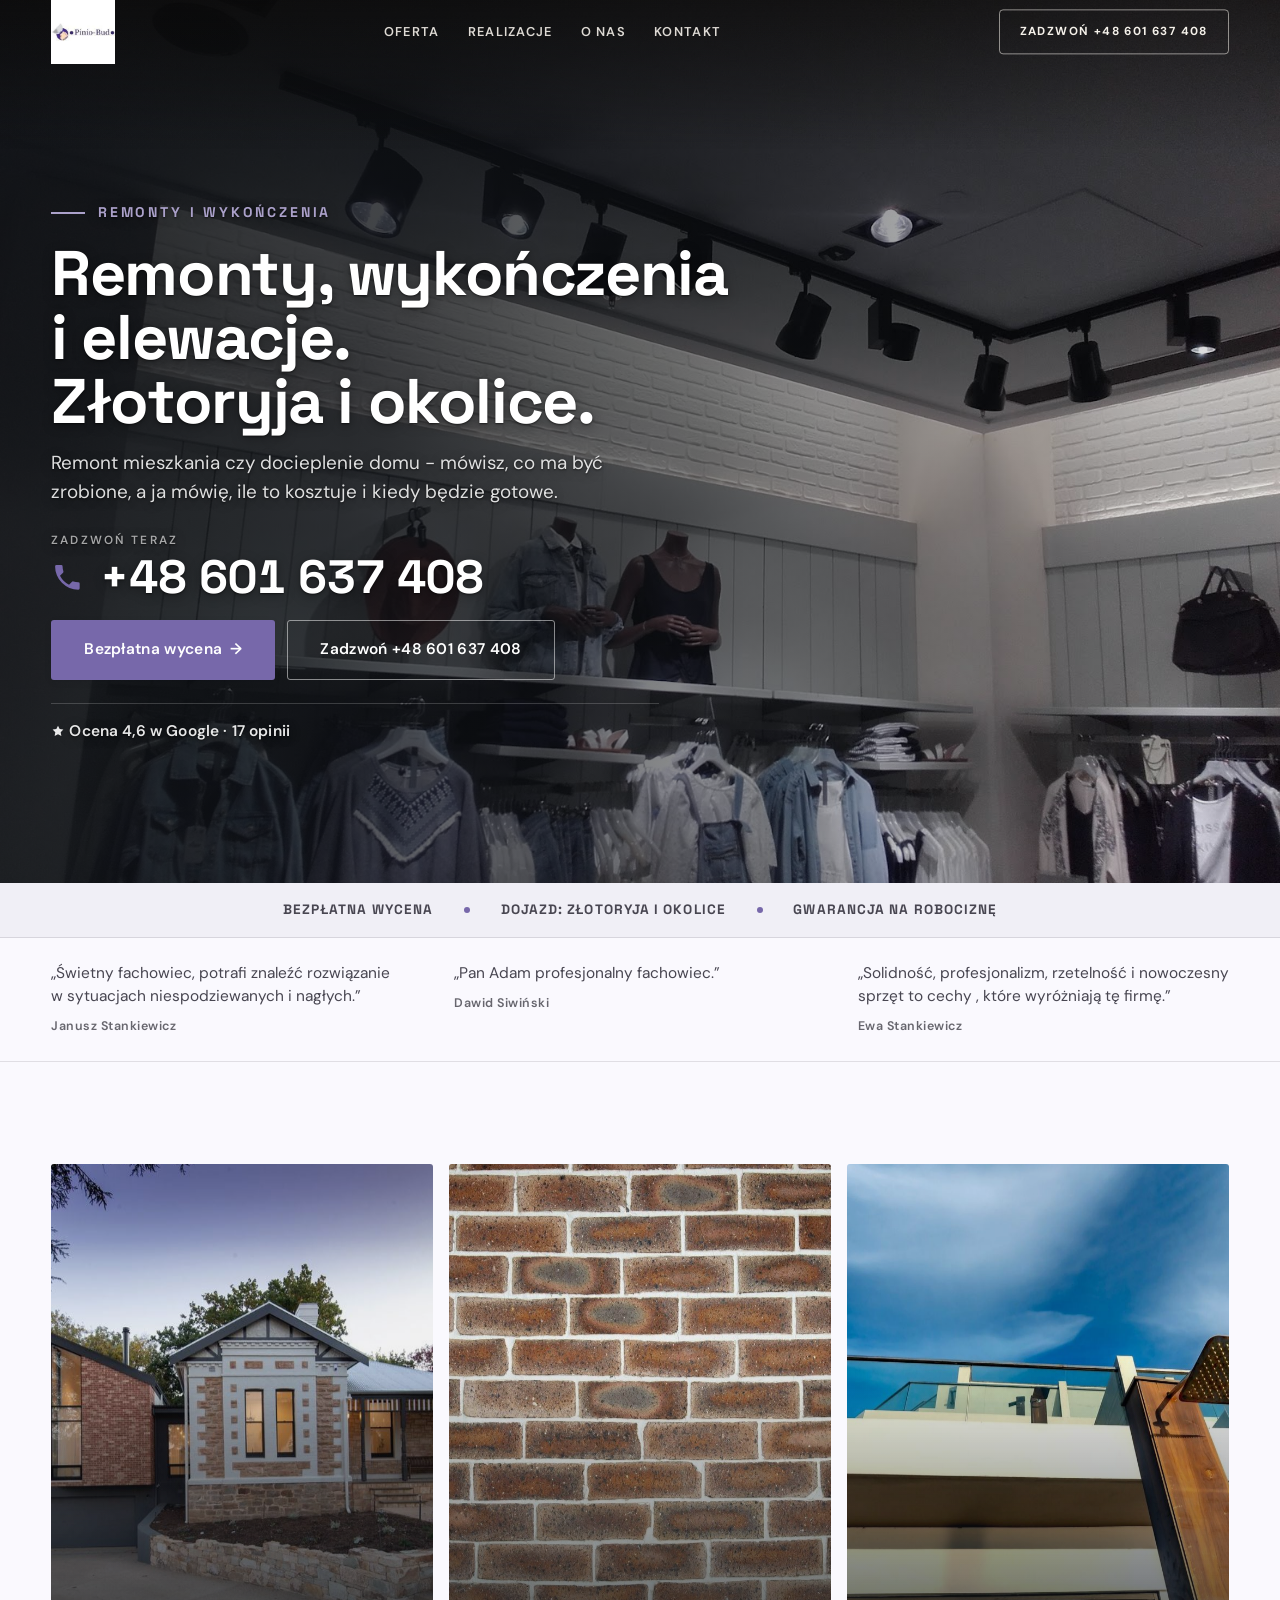
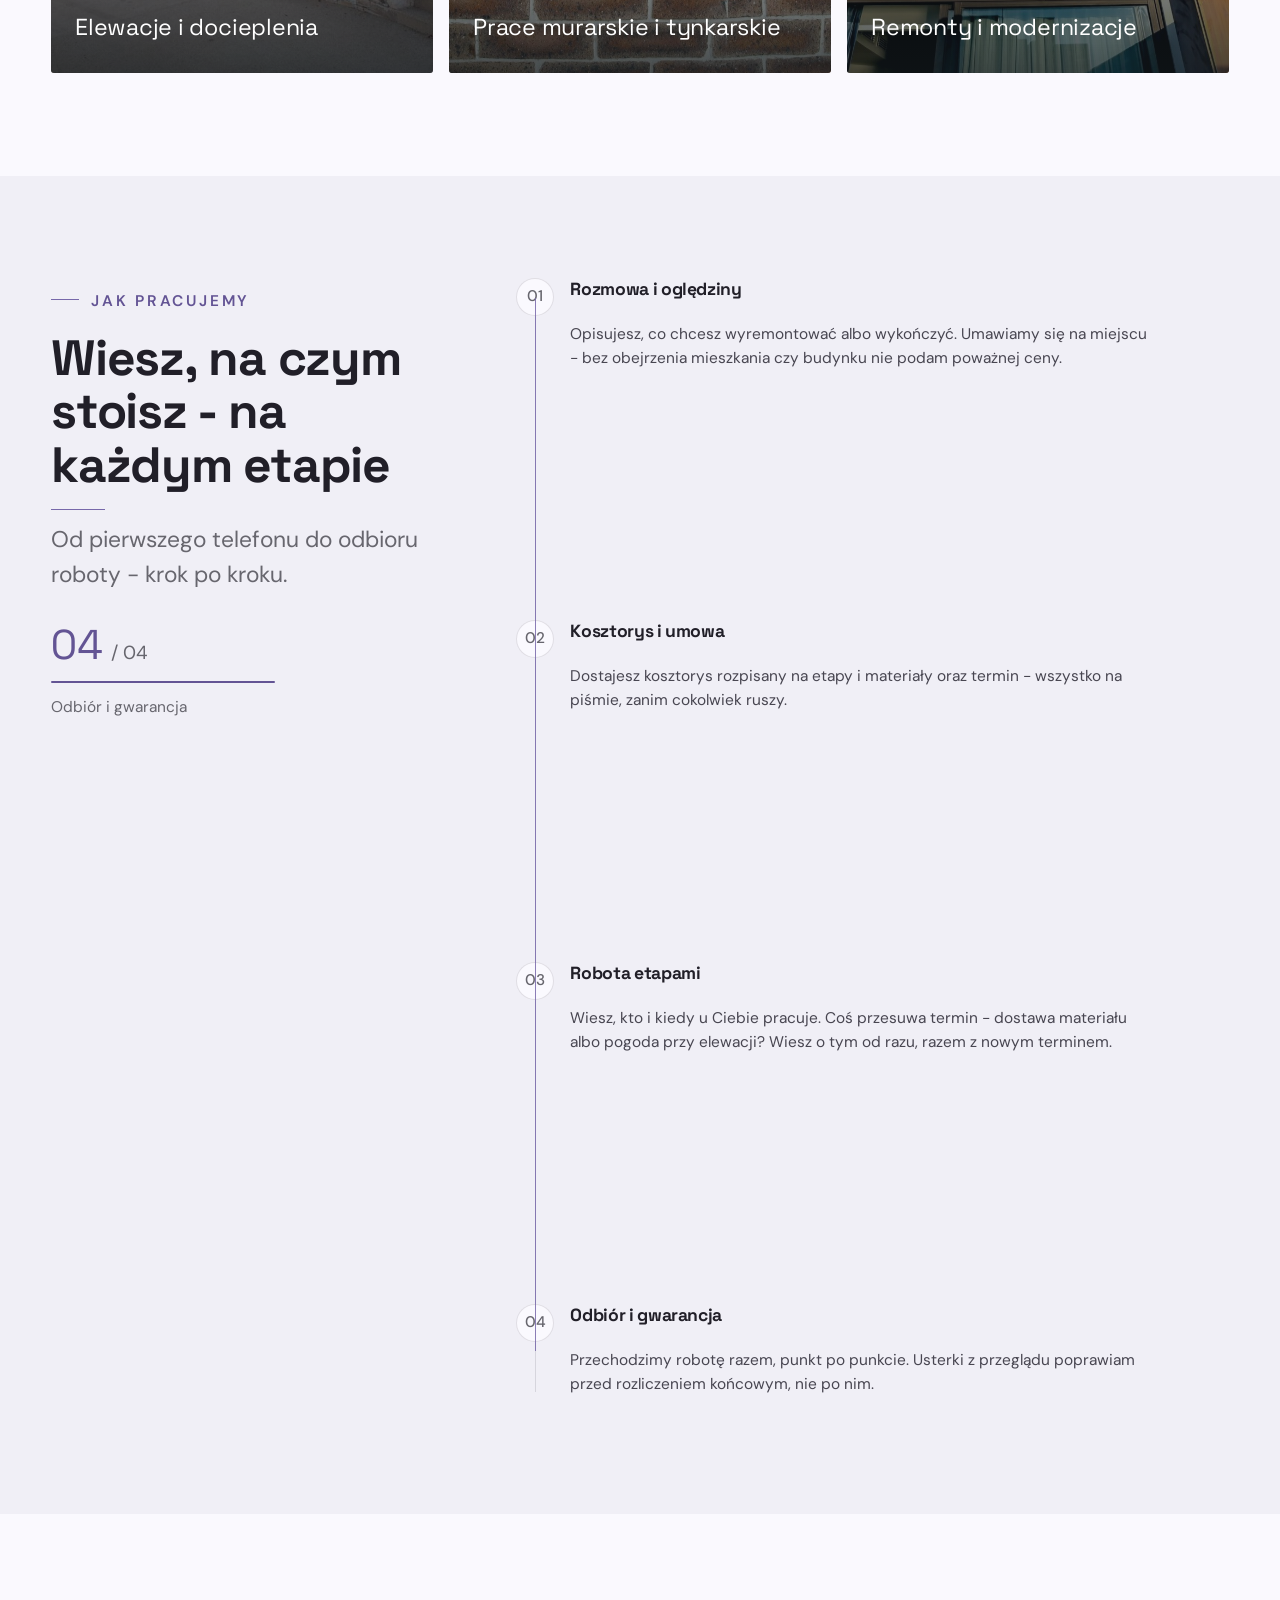
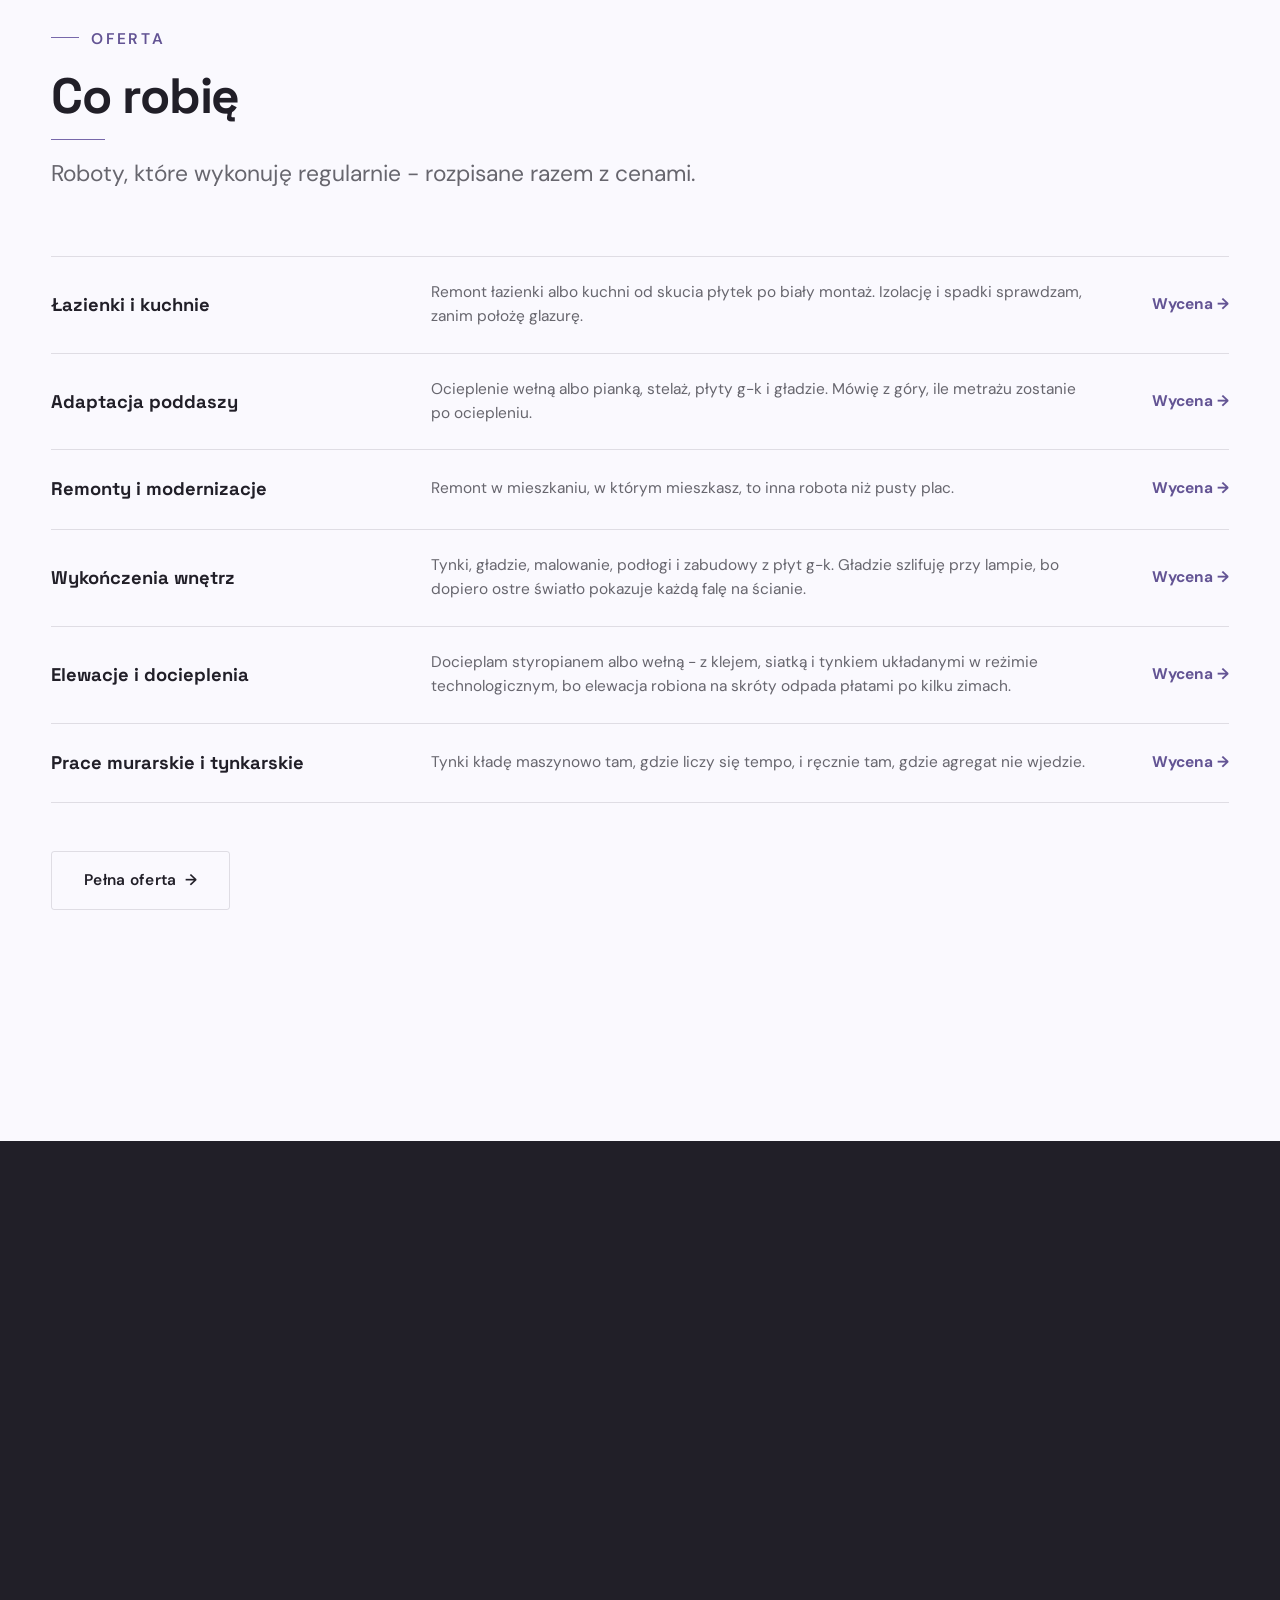
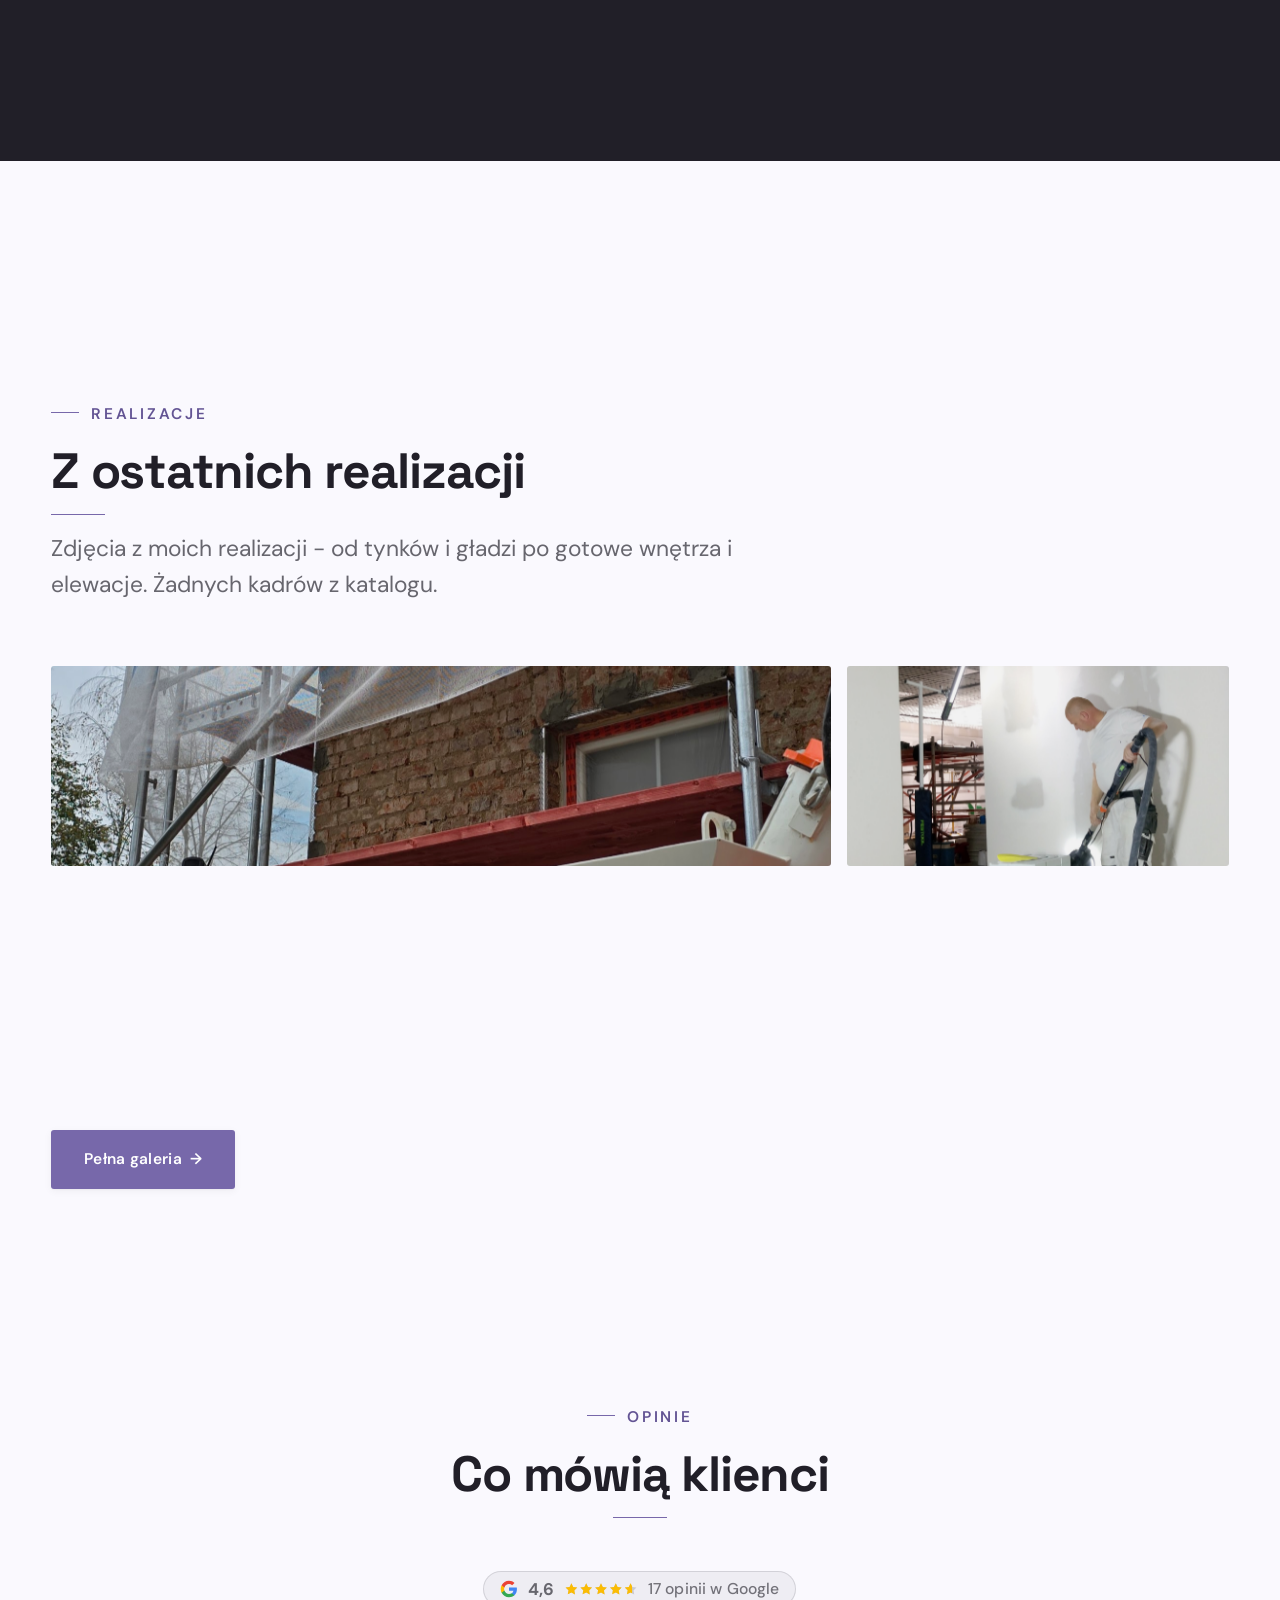
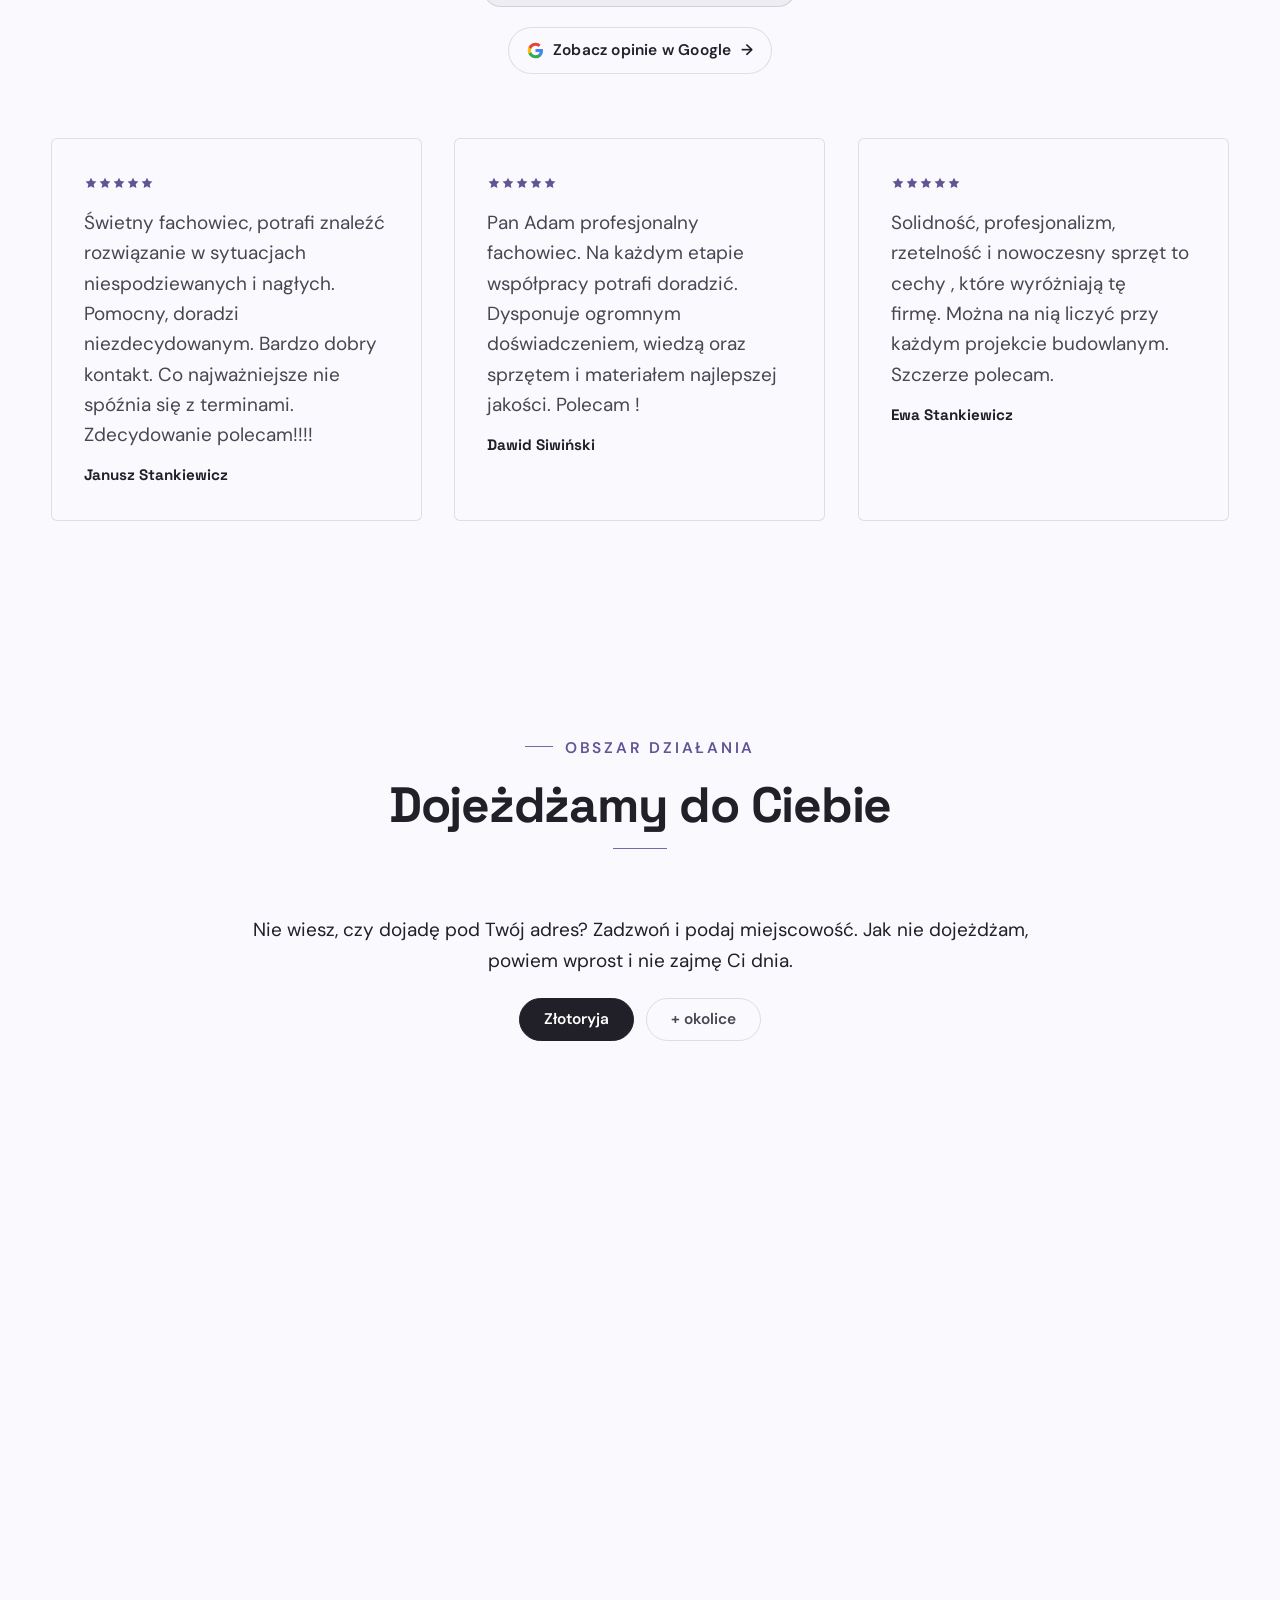
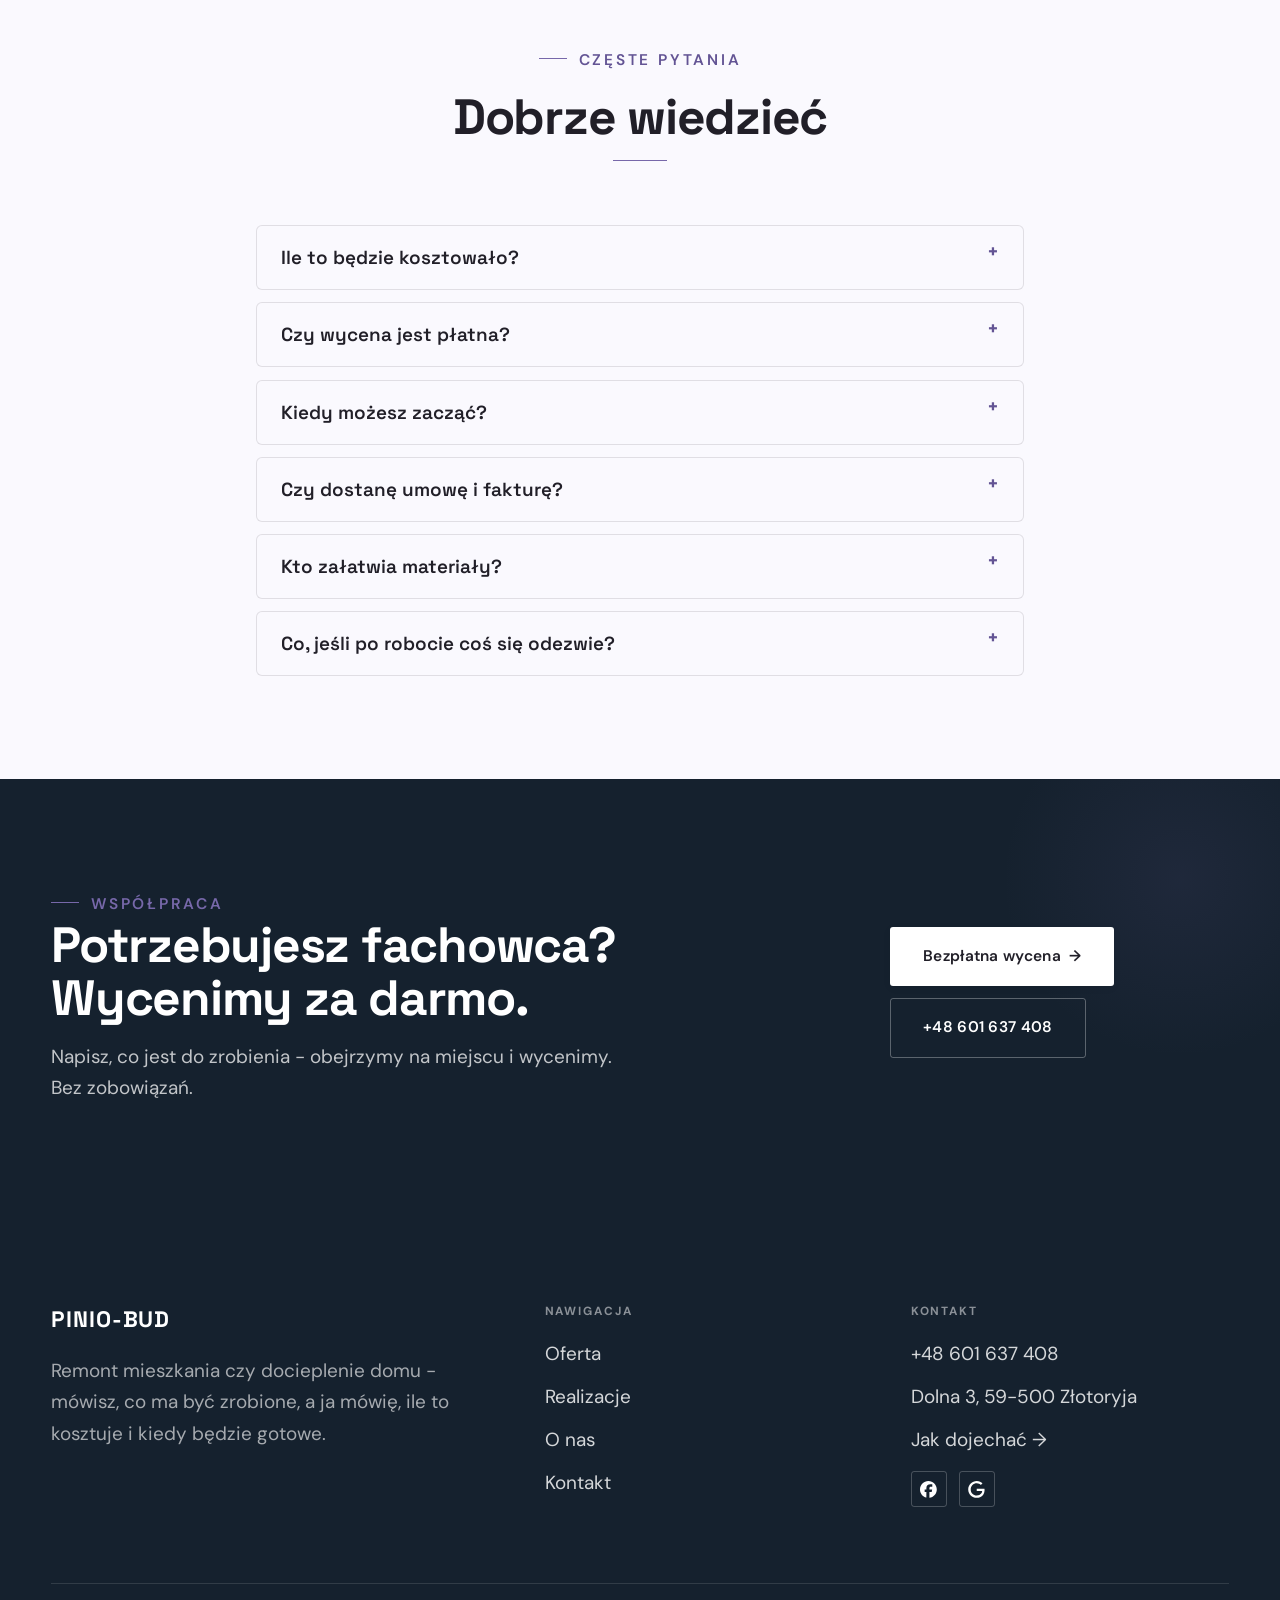
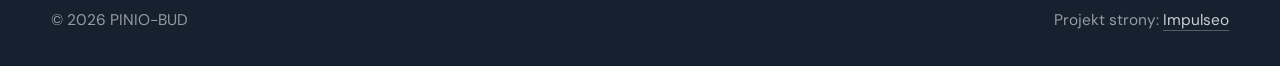
<file: index.html>
<!DOCTYPE html>
<html lang="pl">
<head>
<meta charset="UTF-8">
<meta name="viewport" content="width=device-width, initial-scale=1.0">
<title>PINIO-BUD - remonty i wykończenia wnętrz</title>
<meta name="description" content="Remonty i wykończenia wnętrz w Złotoryi: elewacje i docieplenia, tynki maszynowe, gładzie, łazienki, adaptacje poddaszy. Kosztorys i termin na piśmie przed robotą. Zadzwoń: +48 601 637 408.">
<link rel="canonical" href="https://impulseo-pl.github.io/pinio-bud-adam-kot/">
<meta name="robots" content="noindex, nofollow">
<meta property="og:type" content="website">
<meta property="og:locale" content="pl_PL">
<meta property="og:site_name" content="PINIO-BUD">
<meta property="og:title" content="PINIO-BUD - remonty i wykończenia wnętrz">
<meta property="og:description" content="Remonty i wykończenia wnętrz w Złotoryi: elewacje i docieplenia, tynki maszynowe, gładzie, łazienki, adaptacje poddaszy. Kosztorys i termin na piśmie przed robotą. Zadzwoń: +48 601 637 408.">
<meta property="og:url" content="https://impulseo-pl.github.io/pinio-bud-adam-kot/">
<meta property="og:image" content="https://impulseo-pl.github.io/pinio-bud-adam-kot/img/og.jpg">
<meta property="og:image:width" content="1200">
<meta property="og:image:height" content="630">
<meta name="twitter:card" content="summary_large_image">
<script type="application/ld+json">{"@context": "https://schema.org", "@type": "GeneralContractor", "name": "PINIO-BUD", "url": "https://impulseo-pl.github.io/pinio-bud-adam-kot/", "telephone": "+48601637408", "image": "https://impulseo-pl.github.io/pinio-bud-adam-kot/img/og.jpg", "areaServed": "Złotoryja", "sameAs": ["https://maps.google.com/?cid=5532867055396757612&g_mp=Cidnb29nbGUubWFwcy5wbGFjZXMudjEuUGxhY2VzLlNlYXJjaFRleHQQAhgEIAA", "https://www.facebook.com/adam.kot.remonty/?locale=pl_PL"]}</script>
<link rel="preconnect" href="https://fonts.googleapis.com">
<link rel="preconnect" href="https://fonts.gstatic.com" crossorigin>
<link href="https://fonts.googleapis.com/css2?family=Space+Grotesk:wght@500;600;700&family=DM+Sans:opsz,wght@9..40,400;9..40,500;9..40,600&display=swap" rel="stylesheet">
<link rel="stylesheet" href="assets/styles.css?v=23a994a8">
</head>
<body>

<header class="nav">
  <div class="wrap nav-inner">
    <a class="brand brand-has-logo" href="index.html"><img class="brand-logo" src="img/logo.jpg" alt="PINIO-BUD" width="200" height="200" decoding="async"></a>
    <nav class="nav-links">
      <a href="oferta.html">Oferta</a>
      <a href="realizacje.html">Realizacje</a>
      <a href="o-nas.html">O nas</a>
      <a href="kontakt.html">Kontakt</a>
      <a href="tel:+48601637408" class="btn btn-accent">Zadzwoń +48 601 637 408</a>
    </nav>
    <button class="nav-toggle" aria-label="Menu"><span></span><span></span><span></span></button>
  </div>
</header>

<main>
<section class="hero-fach">
  <img class="hf-photo" src="img/hero.jpg" fetchpriority="high" data-rotate="img/g4.jpg|img/g5.jpg" alt="PINIO-BUD" width="1880" height="1253">
  <div class="hf-panel">
    <div class="hf-inner">
      <span class="hf-kicker">Remonty i wykończenia</span>
      <h1 class="hf-title">Remonty, wykończenia i elewacje. Złotoryja i okolice. <em></em></h1>
      <p class="hf-lead">Remont mieszkania czy docieplenie domu - mówisz, co ma być zrobione, a ja mówię, ile to kosztuje i kiedy będzie gotowe.</p>
      <a class="hf-phone" href="tel:+48601637408"><span class="hf-phone-lab">Zadzwoń teraz</span><span class="hf-phone-num"><svg class="ico-tel" width="16" height="16" viewBox="0 0 24 24" fill="none" aria-hidden="true"><path d="M6.6 10.8a15.5 15.5 0 0 0 6.6 6.6l2.2-2.2a1 1 0 0 1 1-.24 11.4 11.4 0 0 0 3.6.58 1 1 0 0 1 1 1V20a1 1 0 0 1-1 1A17 17 0 0 1 3 4a1 1 0 0 1 1-1h3.5a1 1 0 0 1 1 1c0 1.25.2 2.46.58 3.6a1 1 0 0 1-.25 1l-2.23 2.2Z" fill="currentColor"/></svg> +48 601 637 408</span></a>
      <div class="hf-actions">
        <a href="kontakt.html" class="btn btn-accent">Bezpłatna wycena <span class="arr">→</span></a>
        <a href="tel:+48601637408" class="btn btn-ghost hf-ghost">Zadzwoń +48 601 637 408</a>
      </div>
      <div class="hf-trust"><svg class="ico-star" width="14" height="14" viewBox="0 0 24 24" style="vertical-align:-2px" aria-hidden="true"><path d="M12 2.8l2.85 5.8 6.4.93-4.63 4.5 1.1 6.37L12 17.4l-5.72 3 1.1-6.37-4.63-4.5 6.4-.93L12 2.8Z" fill="currentColor"/></svg> Ocena 4,6 w Google · 17 opinii</div>
    </div>
  </div>
</section>
<section class="fach-promise">
  <div class="wrap">
    <ul class="fp-row reveal"><li>Bezpłatna wycena</li><li>Dojazd: Złotoryja i okolice</li><li>Gwarancja na robociznę</li></ul>
  </div>
</section>
<section class="opinie-mini" aria-label="Opinie klientów">
  <div class="wrap">
    <div class="om-row">
      <div class="om-item reveal"><blockquote>„Świetny fachowiec, potrafi znaleźć rozwiązanie w sytuacjach niespodziewanych i nagłych.”</blockquote><span class="om-autor">Janusz Stankiewicz</span></div>
      <div class="om-item reveal"><blockquote>„Pan Adam profesjonalny fachowiec.”</blockquote><span class="om-autor">Dawid Siwiński</span></div>
      <div class="om-item reveal"><blockquote>„Solidność, profesjonalizm, rzetelność i nowoczesny sprzęt to cechy , które wyróżniają tę firmę.”</blockquote><span class="om-autor">Ewa Stankiewicz</span></div>
    </div>
  </div>
</section>
<section class="gateways-band">
  <div class="wrap">
    <div class="gateways">
      <a href="oferta.html" class="gateway reveal"><img src="img/g7.jpg" alt="Elewacje i docieplenia" loading="lazy" width="1200" height="800" decoding="async"><span class="g-ttl">Elewacje i docieplenia</span></a>
      <a href="oferta.html" class="gateway reveal"><img src="img/g8.jpg" alt="Prace murarskie i tynkarskie" loading="lazy" width="1600" height="1066" decoding="async"><span class="g-ttl">Prace murarskie i tynkarskie</span></a>
      <a href="oferta.html" class="gateway reveal"><img src="img/g9.jpg" alt="Remonty i modernizacje" loading="lazy" width="1600" height="1066" decoding="async"><span class="g-ttl">Remonty i modernizacje</span></a>
    </div>
  </div>
</section>
<section class="proces proces-os fachowcy">
  <div class="wrap proc-grid">
    <div class="proc-side">
      <div class="head reveal">
        <span class="eyebrow">Jak pracujemy</span>
        <h2>Wiesz, na czym stoisz - na każdym etapie</h2>
        <p>Od pierwszego telefonu do odbioru roboty - krok po kroku.</p>
      </div>
      <div class="proc-count" aria-hidden="true"><span class="pc-cur">01</span><span class="pc-all">/ 04</span></div>
      <div class="proc-bar" aria-hidden="true"><i></i></div>
      <p class="proc-now" aria-hidden="true">Rozmowa i oględziny</p>
    </div>
    <ol class="proces-line">
      <li class="reveal"><span class="pno">01</span><h3>Rozmowa i oględziny</h3><p>Opisujesz, co chcesz wyremontować albo wykończyć. Umawiamy się na miejscu - bez obejrzenia mieszkania czy budynku nie podam poważnej ceny.</p></li>
      <li class="reveal"><span class="pno">02</span><h3>Kosztorys i umowa</h3><p>Dostajesz kosztorys rozpisany na etapy i materiały oraz termin - wszystko na piśmie, zanim cokolwiek ruszy.</p></li>
      <li class="reveal"><span class="pno">03</span><h3>Robota etapami</h3><p>Wiesz, kto i kiedy u Ciebie pracuje. Coś przesuwa termin - dostawa materiału albo pogoda przy elewacji? Wiesz o tym od razu, razem z nowym terminem.</p></li>
      <li class="reveal"><span class="pno">04</span><h3>Odbiór i gwarancja</h3><p>Przechodzimy robotę razem, punkt po punkcie. Usterki z przeglądu poprawiam przed rozliczeniem końcowym, nie po nim.</p></li>
    </ol>
  </div>
</section>
<section class="fach-uslugi">
  <div class="wrap">
    <div class="head reveal">
      <span class="eyebrow">Oferta</span>
      <h2>Co robię</h2>
      <p>Roboty, które wykonuję regularnie - rozpisane razem z cenami.</p>
    </div>
    <ul class="fu-list">
      <li class="fu-row reveal"><div class="fu-name">Łazienki i kuchnie</div><div class="fu-desc">Remont łazienki albo kuchni od skucia płytek po biały montaż. Izolację i spadki sprawdzam, zanim położę glazurę.</div><a class="fu-cta" href="kontakt.html">Wycena <span class="arr">→</span></a></li>
      <li class="fu-row reveal"><div class="fu-name">Adaptacja poddaszy</div><div class="fu-desc">Ocieplenie wełną albo pianką, stelaż, płyty g-k i gładzie. Mówię z góry, ile metrażu zostanie po ociepleniu.</div><a class="fu-cta" href="kontakt.html">Wycena <span class="arr">→</span></a></li>
      <li class="fu-row reveal"><div class="fu-name">Remonty i modernizacje</div><div class="fu-desc">Remont w mieszkaniu, w którym mieszkasz, to inna robota niż pusty plac.</div><a class="fu-cta" href="kontakt.html">Wycena <span class="arr">→</span></a></li>
      <li class="fu-row reveal"><div class="fu-name">Wykończenia wnętrz</div><div class="fu-desc">Tynki, gładzie, malowanie, podłogi i zabudowy z płyt g-k. Gładzie szlifuję przy lampie, bo dopiero ostre światło pokazuje każdą falę na ścianie.</div><a class="fu-cta" href="kontakt.html">Wycena <span class="arr">→</span></a></li>
      <li class="fu-row reveal"><div class="fu-name">Elewacje i docieplenia</div><div class="fu-desc">Docieplam styropianem albo wełną - z klejem, siatką i tynkiem układanymi w reżimie technologicznym, bo elewacja robiona na skróty odpada płatami po kilku zimach.</div><a class="fu-cta" href="kontakt.html">Wycena <span class="arr">→</span></a></li>
      <li class="fu-row reveal"><div class="fu-name">Prace murarskie i tynkarskie</div><div class="fu-desc">Tynki kładę maszynowo tam, gdzie liczy się tempo, i ręcznie tam, gdzie agregat nie wjedzie.</div><a class="fu-cta" href="kontakt.html">Wycena <span class="arr">→</span></a></li>
    </ul>
    <div style="margin-top:var(--space-7)" class="reveal"><a href="oferta.html" class="btn btn-ghost">Pełna oferta <span class="arr">→</span></a></div>
  </div>
</section>
<section class="stopklatka" aria-hidden="true">
  <div class="stk-bg" style="background-image:url(img/g10.jpg)"></div>
</section>
<section>
  <div class="wrap">
    <div class="head reveal">
      <span class="eyebrow">Realizacje</span>
      <h2>Z ostatnich realizacji</h2>
      <p>Zdjęcia z moich realizacji - od tynków i gładzi po gotowe wnętrza i elewacje. Żadnych kadrów z katalogu.</p>
    </div>
    <div class="gallery">
      <div class="tile t-two3 reveal"><img src="img/g1.jpg" alt="PINIO-BUD" loading="lazy" width="1600" height="3463" decoding="async"></div>
      <div class="tile t-third reveal"><img src="img/g2.jpg" alt="PINIO-BUD" loading="lazy" width="1600" height="2843" decoding="async"></div>
      <div class="tile t-third reveal"><img src="img/g3.jpg" alt="PINIO-BUD" loading="lazy" width="1500" height="2000" decoding="async"></div>
      <div class="tile t-third reveal"><img src="img/g6.jpg" alt="PINIO-BUD" loading="lazy" width="1600" height="1200" decoding="async"></div>
      <div class="tile t-third reveal"><img src="img/g11.jpg" alt="PINIO-BUD" loading="lazy" width="1600" height="1066" decoding="async"></div>
    </div>
    <div style="margin-top:var(--space-7)" class="reveal"><a href="realizacje.html" class="btn btn-accent">Pełna galeria <span class="arr">→</span></a></div>
  </div>
</section>
<section class="opinie">
  <div class="wrap">
    <div class="head center reveal">
      <span class="eyebrow">Opinie</span>
      <h2>Co mówią klienci</h2>
    </div>
    <p class="op-meta reveal"><span class="g-badge"><svg class="gb-ico" viewBox="0 0 24 24" width="18" height="18" aria-hidden="true"><path fill="#4285F4" d="M22.56 12.25c0-.78-.07-1.53-.2-2.25H12v4.26h5.92c-.26 1.37-1.04 2.53-2.21 3.31v2.77h3.57c2.08-1.92 3.28-4.74 3.28-8.09z"/><path fill="#34A853" d="M12 23c2.97 0 5.46-.98 7.28-2.66l-3.57-2.77c-.98.66-2.23 1.06-3.71 1.06-2.86 0-5.29-1.93-6.16-4.53H2.18v2.84C3.99 20.53 7.7 23 12 23z"/><path fill="#FBBC05" d="M5.84 14.09c-.22-.66-.35-1.36-.35-2.09s.13-1.43.35-2.09V7.07H2.18C1.43 8.55 1 10.22 1 12s.43 3.45 1.18 4.93l2.85-2.22.81-.62z"/><path fill="#EA4335" d="M12 5.38c1.62 0 3.06.56 4.21 1.64l3.15-3.15C17.45 2.09 14.97 1 12 1 7.7 1 3.99 3.47 2.18 7.07l3.66 2.84c.87-2.6 3.3-4.53 6.16-4.53z"/></svg><b class="gb-ocena">4,6</b><svg class="gb-stars" viewBox="0 0 90 18" width="74" height="14.8" aria-hidden="true"><g fill="currentColor" opacity=".26"><path transform="translate(0,0)" d="M9 1.6l2.2 4.46 4.92.72-3.56 3.47.84 4.9L9 12.74l-4.4 2.31.84-4.9L1.88 6.68l4.92-.72L9 1.6Z"/><path transform="translate(18,0)" d="M9 1.6l2.2 4.46 4.92.72-3.56 3.47.84 4.9L9 12.74l-4.4 2.31.84-4.9L1.88 6.68l4.92-.72L9 1.6Z"/><path transform="translate(36,0)" d="M9 1.6l2.2 4.46 4.92.72-3.56 3.47.84 4.9L9 12.74l-4.4 2.31.84-4.9L1.88 6.68l4.92-.72L9 1.6Z"/><path transform="translate(54,0)" d="M9 1.6l2.2 4.46 4.92.72-3.56 3.47.84 4.9L9 12.74l-4.4 2.31.84-4.9L1.88 6.68l4.92-.72L9 1.6Z"/><path transform="translate(72,0)" d="M9 1.6l2.2 4.46 4.92.72-3.56 3.47.84 4.9L9 12.74l-4.4 2.31.84-4.9L1.88 6.68l4.92-.72L9 1.6Z"/></g><clipPath id="gs920"><rect x="0" y="0" width="82.8" height="18"/></clipPath><g fill="#FBBC04" clip-path="url(#gs920)"><path transform="translate(0,0)" d="M9 1.6l2.2 4.46 4.92.72-3.56 3.47.84 4.9L9 12.74l-4.4 2.31.84-4.9L1.88 6.68l4.92-.72L9 1.6Z"/><path transform="translate(18,0)" d="M9 1.6l2.2 4.46 4.92.72-3.56 3.47.84 4.9L9 12.74l-4.4 2.31.84-4.9L1.88 6.68l4.92-.72L9 1.6Z"/><path transform="translate(36,0)" d="M9 1.6l2.2 4.46 4.92.72-3.56 3.47.84 4.9L9 12.74l-4.4 2.31.84-4.9L1.88 6.68l4.92-.72L9 1.6Z"/><path transform="translate(54,0)" d="M9 1.6l2.2 4.46 4.92.72-3.56 3.47.84 4.9L9 12.74l-4.4 2.31.84-4.9L1.88 6.68l4.92-.72L9 1.6Z"/><path transform="translate(72,0)" d="M9 1.6l2.2 4.46 4.92.72-3.56 3.47.84 4.9L9 12.74l-4.4 2.31.84-4.9L1.88 6.68l4.92-.72L9 1.6Z"/></g></svg><span class="gb-txt">17 opinii w Google</span></span></p>
    <p class="op-meta reveal"><a class="op-google" href="https://maps.google.com/?cid=5532867055396757612&amp;g_mp=Cidnb29nbGUubWFwcy5wbGFjZXMudjEuUGxhY2VzLlNlYXJjaFRleHQQAhgEIAA" target="_blank" rel="noopener"><svg class="op-g-ico" viewBox="0 0 24 24" width="17" height="17" aria-hidden="true"><path fill="#4285F4" d="M22.56 12.25c0-.78-.07-1.53-.2-2.25H12v4.26h5.92c-.26 1.37-1.04 2.53-2.21 3.31v2.77h3.57c2.08-1.92 3.28-4.74 3.28-8.09z"/><path fill="#34A853" d="M12 23c2.97 0 5.46-.98 7.28-2.66l-3.57-2.77c-.98.66-2.23 1.06-3.71 1.06-2.86 0-5.29-1.93-6.16-4.53H2.18v2.84C3.99 20.53 7.7 23 12 23z"/><path fill="#FBBC05" d="M5.84 14.09c-.22-.66-.35-1.36-.35-2.09s.13-1.43.35-2.09V7.07H2.18C1.43 8.55 1 10.22 1 12s.43 3.45 1.18 4.93l2.85-2.22.81-.62z"/><path fill="#EA4335" d="M12 5.38c1.62 0 3.06.56 4.21 1.64l3.15-3.15C17.45 2.09 14.97 1 12 1 7.7 1 3.99 3.47 2.18 7.07l3.66 2.84c.87-2.6 3.3-4.53 6.16-4.53z"/></svg><span>Zobacz opinie w Google</span><span class="arr">→</span></a></p>
    <div class="opinie-grid">
      <figure class="op-card reveal"><span class="op-star"><svg class="ico-star" width="14" height="14" viewBox="0 0 24 24" style="vertical-align:-2px" aria-hidden="true"><path d="M12 2.8l2.85 5.8 6.4.93-4.63 4.5 1.1 6.37L12 17.4l-5.72 3 1.1-6.37-4.63-4.5 6.4-.93L12 2.8Z" fill="currentColor"/></svg><svg class="ico-star" width="14" height="14" viewBox="0 0 24 24" style="vertical-align:-2px" aria-hidden="true"><path d="M12 2.8l2.85 5.8 6.4.93-4.63 4.5 1.1 6.37L12 17.4l-5.72 3 1.1-6.37-4.63-4.5 6.4-.93L12 2.8Z" fill="currentColor"/></svg><svg class="ico-star" width="14" height="14" viewBox="0 0 24 24" style="vertical-align:-2px" aria-hidden="true"><path d="M12 2.8l2.85 5.8 6.4.93-4.63 4.5 1.1 6.37L12 17.4l-5.72 3 1.1-6.37-4.63-4.5 6.4-.93L12 2.8Z" fill="currentColor"/></svg><svg class="ico-star" width="14" height="14" viewBox="0 0 24 24" style="vertical-align:-2px" aria-hidden="true"><path d="M12 2.8l2.85 5.8 6.4.93-4.63 4.5 1.1 6.37L12 17.4l-5.72 3 1.1-6.37-4.63-4.5 6.4-.93L12 2.8Z" fill="currentColor"/></svg><svg class="ico-star" width="14" height="14" viewBox="0 0 24 24" style="vertical-align:-2px" aria-hidden="true"><path d="M12 2.8l2.85 5.8 6.4.93-4.63 4.5 1.1 6.37L12 17.4l-5.72 3 1.1-6.37-4.63-4.5 6.4-.93L12 2.8Z" fill="currentColor"/></svg></span><blockquote>Świetny fachowiec, potrafi znaleźć rozwiązanie w sytuacjach niespodziewanych i nagłych. Pomocny, doradzi niezdecydowanym. Bardzo dobry kontakt. Co najważniejsze nie spóźnia się z terminami. Zdecydowanie polecam!!!!</blockquote><span class="op-autor">Janusz Stankiewicz</span></figure>
      <figure class="op-card reveal"><span class="op-star"><svg class="ico-star" width="14" height="14" viewBox="0 0 24 24" style="vertical-align:-2px" aria-hidden="true"><path d="M12 2.8l2.85 5.8 6.4.93-4.63 4.5 1.1 6.37L12 17.4l-5.72 3 1.1-6.37-4.63-4.5 6.4-.93L12 2.8Z" fill="currentColor"/></svg><svg class="ico-star" width="14" height="14" viewBox="0 0 24 24" style="vertical-align:-2px" aria-hidden="true"><path d="M12 2.8l2.85 5.8 6.4.93-4.63 4.5 1.1 6.37L12 17.4l-5.72 3 1.1-6.37-4.63-4.5 6.4-.93L12 2.8Z" fill="currentColor"/></svg><svg class="ico-star" width="14" height="14" viewBox="0 0 24 24" style="vertical-align:-2px" aria-hidden="true"><path d="M12 2.8l2.85 5.8 6.4.93-4.63 4.5 1.1 6.37L12 17.4l-5.72 3 1.1-6.37-4.63-4.5 6.4-.93L12 2.8Z" fill="currentColor"/></svg><svg class="ico-star" width="14" height="14" viewBox="0 0 24 24" style="vertical-align:-2px" aria-hidden="true"><path d="M12 2.8l2.85 5.8 6.4.93-4.63 4.5 1.1 6.37L12 17.4l-5.72 3 1.1-6.37-4.63-4.5 6.4-.93L12 2.8Z" fill="currentColor"/></svg><svg class="ico-star" width="14" height="14" viewBox="0 0 24 24" style="vertical-align:-2px" aria-hidden="true"><path d="M12 2.8l2.85 5.8 6.4.93-4.63 4.5 1.1 6.37L12 17.4l-5.72 3 1.1-6.37-4.63-4.5 6.4-.93L12 2.8Z" fill="currentColor"/></svg></span><blockquote>Pan Adam profesjonalny fachowiec. Na każdym etapie współpracy potrafi doradzić. Dysponuje ogromnym doświadczeniem, wiedzą oraz sprzętem i materiałem najlepszej jakości. Polecam !</blockquote><span class="op-autor">Dawid Siwiński</span></figure>
      <figure class="op-card reveal"><span class="op-star"><svg class="ico-star" width="14" height="14" viewBox="0 0 24 24" style="vertical-align:-2px" aria-hidden="true"><path d="M12 2.8l2.85 5.8 6.4.93-4.63 4.5 1.1 6.37L12 17.4l-5.72 3 1.1-6.37-4.63-4.5 6.4-.93L12 2.8Z" fill="currentColor"/></svg><svg class="ico-star" width="14" height="14" viewBox="0 0 24 24" style="vertical-align:-2px" aria-hidden="true"><path d="M12 2.8l2.85 5.8 6.4.93-4.63 4.5 1.1 6.37L12 17.4l-5.72 3 1.1-6.37-4.63-4.5 6.4-.93L12 2.8Z" fill="currentColor"/></svg><svg class="ico-star" width="14" height="14" viewBox="0 0 24 24" style="vertical-align:-2px" aria-hidden="true"><path d="M12 2.8l2.85 5.8 6.4.93-4.63 4.5 1.1 6.37L12 17.4l-5.72 3 1.1-6.37-4.63-4.5 6.4-.93L12 2.8Z" fill="currentColor"/></svg><svg class="ico-star" width="14" height="14" viewBox="0 0 24 24" style="vertical-align:-2px" aria-hidden="true"><path d="M12 2.8l2.85 5.8 6.4.93-4.63 4.5 1.1 6.37L12 17.4l-5.72 3 1.1-6.37-4.63-4.5 6.4-.93L12 2.8Z" fill="currentColor"/></svg><svg class="ico-star" width="14" height="14" viewBox="0 0 24 24" style="vertical-align:-2px" aria-hidden="true"><path d="M12 2.8l2.85 5.8 6.4.93-4.63 4.5 1.1 6.37L12 17.4l-5.72 3 1.1-6.37-4.63-4.5 6.4-.93L12 2.8Z" fill="currentColor"/></svg></span><blockquote>Solidność, profesjonalizm, rzetelność i nowoczesny sprzęt to cechy , które wyróżniają tę firmę. Można na nią liczyć przy każdym projekcie budowlanym. Szczerze polecam.</blockquote><span class="op-autor">Ewa Stankiewicz</span></figure>
    </div>
  </div>
</section>
<section class="obszar">
  <div class="wrap">
    <div class="head center reveal">
      <span class="eyebrow">Obszar działania</span>
      <h2>Dojeżdżamy do Ciebie</h2>
    </div>
    <p class="obszar-txt reveal" style="text-align:center;max-width:60ch;margin:0 auto 1.4rem">Nie wiesz, czy dojadę pod Twój adres? Zadzwoń i podaj miejscowość. Jak nie dojeżdżam, powiem wprost i nie zajmę Ci dnia.</p>
    <ul class="obszar-list reveal"><li class="is-home">Złotoryja</li><li>+ okolice</li></ul>
    <div class="obszar-mapa reveal" style="margin-top:var(--space-7)">
      <iframe title="Obszar działania - Złotoryja i okolice" src="https://maps.google.com/maps?q=51.1205499%2C15.9171966&amp;z=11&amp;output=embed" loading="lazy" referrerpolicy="no-referrer-when-downgrade" style="width:100%;height:clamp(280px,38vh,420px);border:0;display:block;border-radius:var(--r-md)"></iframe>
    </div>
  </div>
</section>
<section class="faq-klinika">
  <div class="wrap">
    <div class="head center reveal">
      <span class="eyebrow">Częste pytania</span>
      <h2>Dobrze wiedzieć</h2>
    </div>
    <div class="faq-list">
      <details class="faq-item reveal"><summary>Ile to będzie kosztowało?</summary><p>Kosztorys rozpisuję na etapy i materiały, więc widzisz, co ile kosztuje, i możesz zdjąć coś z listy, zanim podpiszemy umowę.</p></details>
      <details class="faq-item reveal"><summary>Czy wycena jest płatna?</summary><p>Nie. Oględziny i kosztorys w Złotoryi i najbliższej okolicy są bezpłatne i do niczego nie zobowiązują.</p></details>
      <details class="faq-item reveal"><summary>Kiedy możesz zacząć?</summary><p>Mniejsze roboty wchodzą między większymi remontami - czasem szybciej, niż się spodziewasz. Elewacje ustawiamy pod sezon i pogodę.</p></details>
      <details class="faq-item reveal"><summary>Czy dostanę umowę i fakturę?</summary><p>Tak, zawsze. Faktury z remontu warto trzymać - przydają się przy rozliczeniach i przy sprzedaży mieszkania.</p></details>
      <details class="faq-item reveal"><summary>Kto załatwia materiały?</summary><p>Jak wolisz. Mogę wziąć materiały na siebie, z fakturami do wglądu, albo pracować na tym, co kupisz - wtedy dostajesz ode mnie dokładną listę z ilościami.</p></details>
      <details class="faq-item reveal"><summary>Co, jeśli po robocie coś się odezwie?</summary><p>Pęknięcie na ścianie czy rysa przy oknie po roku to sprawa do naprawy, nie do dyskusji. Moja robota - moja poprawka, bez kombinowania.</p></details>
    </div>
  </div>
</section>
<section class="cta">
  <div class="wrap">
    <div class="reveal">
      <span class="eyebrow">Współpraca</span>
      <h2>Potrzebujesz fachowca? Wycenimy za darmo.</h2>
      <p>Napisz, co jest do zrobienia - obejrzymy na miejscu i wycenimy. Bez zobowiązań.</p>
    </div>
    <div class="cta-actions reveal">
      <a href="kontakt.html" class="btn btn-light">Bezpłatna wycena <span class="arr">→</span></a>
      <a href="tel:+48601637408" class="btn btn-ghost btn-ghost-cta">+48 601 637 408</a>
    </div>
  </div>
</section>
</main>

<footer>
  <div class="wrap">
    <div class="foot-grid">
      <div class="foot-brand">
        <div class="name">PINIO-BUD</div>
        <p>Remont mieszkania czy docieplenie domu - mówisz, co ma być zrobione, a ja mówię, ile to kosztuje i kiedy będzie gotowe.</p>
      </div>
      <div class="foot-col">
        <h4>Nawigacja</h4>
        <a href="oferta.html">Oferta</a>
        <a href="realizacje.html">Realizacje</a>
        <a href="o-nas.html">O nas</a>
        <a href="kontakt.html">Kontakt</a>
      </div>
      <div class="foot-col">
        <h4>Kontakt</h4>
        <a href="tel:+48601637408">+48 601 637 408</a>
        <p>Dolna 3, 59-500 Złotoryja</p>
        <a href="https://maps.google.com/?cid=5532867055396757612&g_mp=Cidnb29nbGUubWFwcy5wbGFjZXMudjEuUGxhY2VzLlNlYXJjaFRleHQQAhgEIAA" target="_blank" rel="noopener">Jak dojechać →</a>
      <div class="foot-soc">
        <a class="soc" href="https://www.facebook.com/adam.kot.remonty/?locale=pl_PL" target="_blank" rel="noopener" aria-label="Facebook - PINIO-BUD"><svg viewBox="0 0 24 24" aria-hidden="true" focusable="false"><path d="M9.101 23.691v-7.98H6.627v-3.667h2.474v-1.58c0-4.085 1.848-5.978 5.858-5.978.401 0 .955.042 1.468.103a8.68 8.68 0 0 1 1.141.195v3.325a8.623 8.623 0 0 0-.653-.036 26.805 26.805 0 0 0-.733-.009c-.707 0-1.259.096-1.675.309a1.686 1.686 0 0 0-.679.622c-.258.42-.374.995-.374 1.752v1.297h3.919l-.386 2.103-.287 1.564h-3.246v8.245C19.396 23.238 24 18.179 24 12.044c0-6.627-5.373-12-12-12s-12 5.373-12 12c0 5.628 3.874 10.35 9.101 11.647Z" fill="currentColor"/></svg></a>
        <a class="soc" href="https://maps.google.com/?cid=5532867055396757612&g_mp=Cidnb29nbGUubWFwcy5wbGFjZXMudjEuUGxhY2VzLlNlYXJjaFRleHQQAhgEIAA" target="_blank" rel="noopener" aria-label="Google - PINIO-BUD"><svg viewBox="0 0 24 24" aria-hidden="true" focusable="false"><path d="M12.48 10.92v3.28h7.84c-.24 1.84-.853 3.187-1.787 4.133-1.147 1.147-2.933 2.4-6.053 2.4-4.827 0-8.6-3.893-8.6-8.72s3.773-8.72 8.6-8.72c2.6 0 4.507 1.027 5.907 2.347l2.307-2.307C18.747 1.44 16.133 0 12.48 0 5.867 0 .307 5.387.307 12s5.56 12 12.173 12c3.573 0 6.267-1.173 8.373-3.36 2.16-2.16 2.84-5.213 2.84-7.667 0-.76-.053-1.467-.173-2.053H12.48z" fill="currentColor"/></svg></a>
      </div>
      </div>
    </div>
    <div class="foot-bot">
      <span>© 2026 PINIO-BUD</span>
      <span>Projekt strony: <a class="foot-credit" href="https://impulseo.pl" target="_blank" rel="noopener">Impulseo</a></span>
    </div>
  </div>
</footer>
<div class="sticky-call"><a class="sc-call" href="tel:+48601637408"><svg class="ico-tel" width="16" height="16" viewBox="0 0 24 24" fill="none" aria-hidden="true"><path d="M6.6 10.8a15.5 15.5 0 0 0 6.6 6.6l2.2-2.2a1 1 0 0 1 1-.24 11.4 11.4 0 0 0 3.6.58 1 1 0 0 1 1 1V20a1 1 0 0 1-1 1A17 17 0 0 1 3 4a1 1 0 0 1 1-1h3.5a1 1 0 0 1 1 1c0 1.25.2 2.46.58 3.6a1 1 0 0 1-.25 1l-2.23 2.2Z" fill="currentColor"/></svg> Zadzwoń</a><a class="sc-quote" href="kontakt.html">Bezpłatna wycena</a></div>
<div class="demo-wazne" data-do="2026-08-23" data-cykl="3" hidden><svg class="dw-ico" width="13" height="13" viewBox="0 0 24 24" fill="none" aria-hidden="true"><circle cx="12" cy="12" r="8.6" stroke="currentColor" stroke-width="1.8"/><path d="M12 7.2V12l3.3 2" stroke="currentColor" stroke-width="1.8" stroke-linecap="round"/></svg><span class="dw-txt"></span></div>

<script src="assets/main.js"></script>
</body>
</html>
</file>
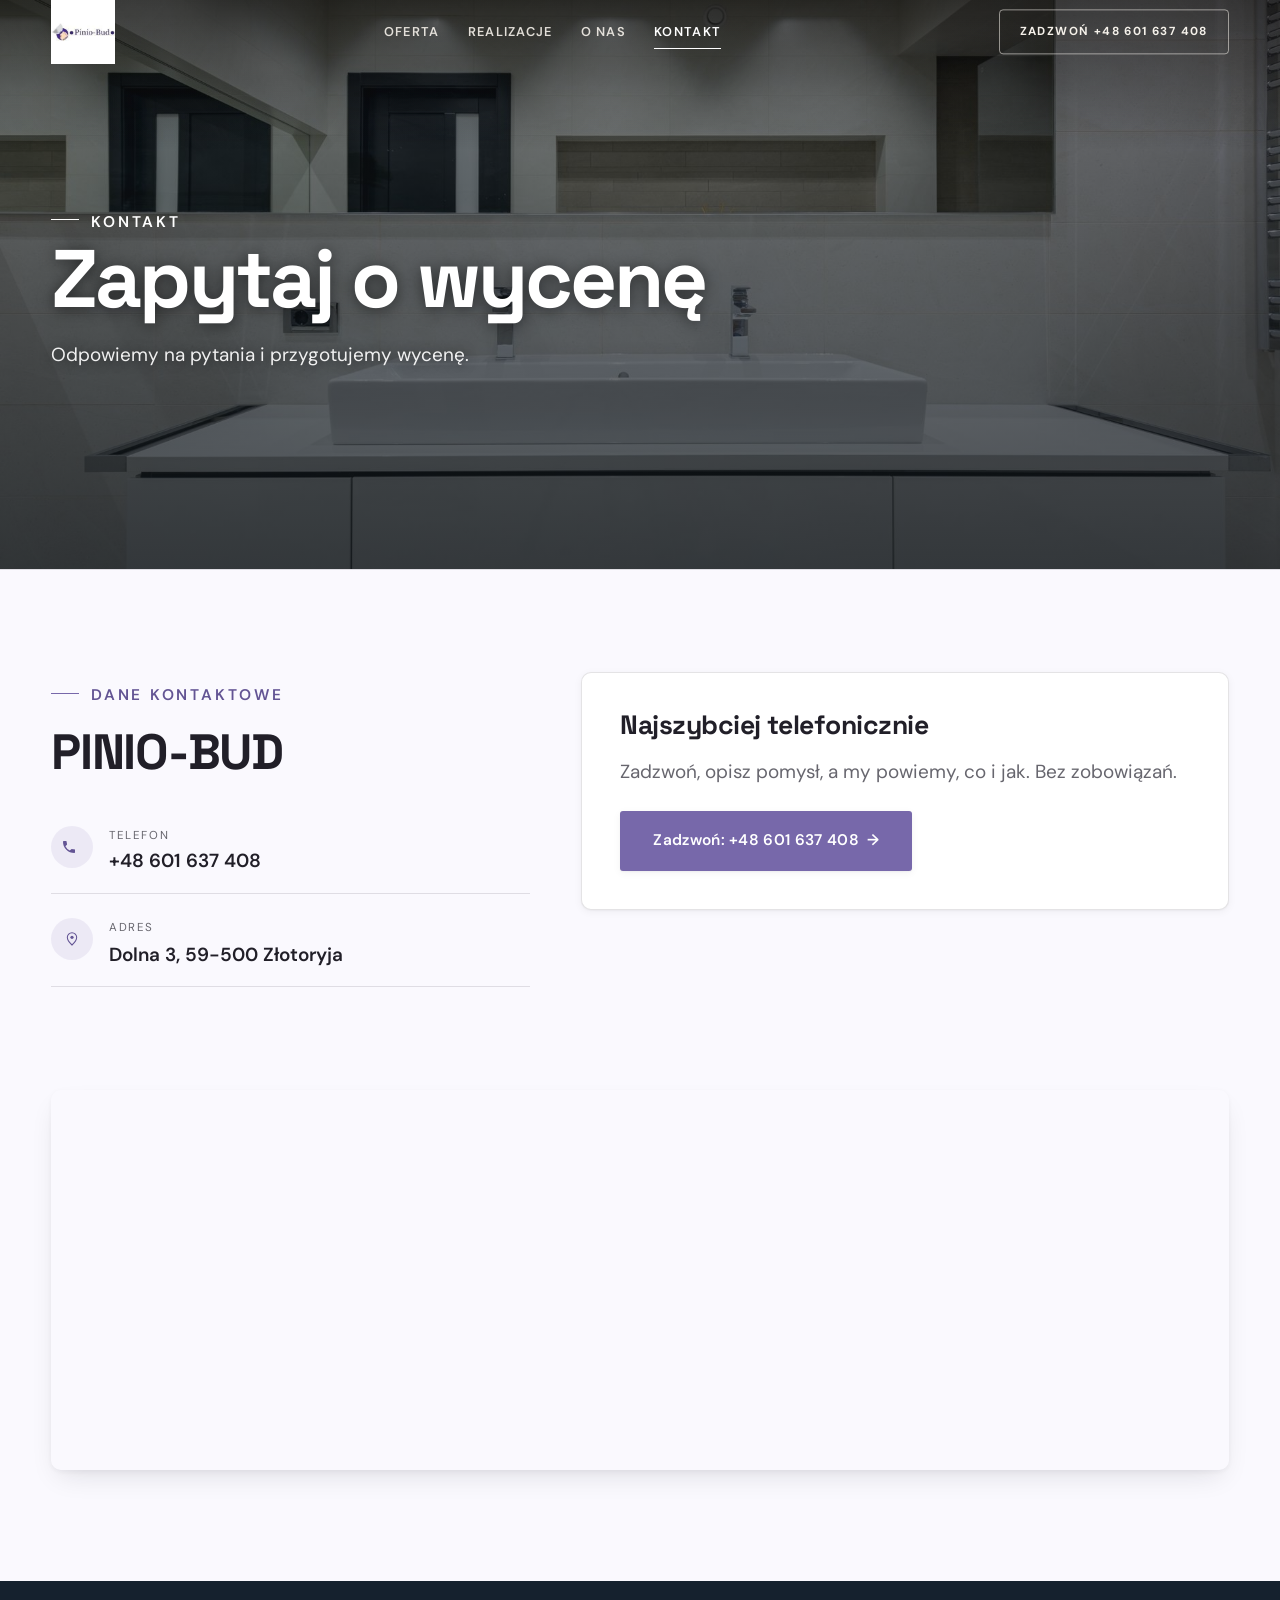
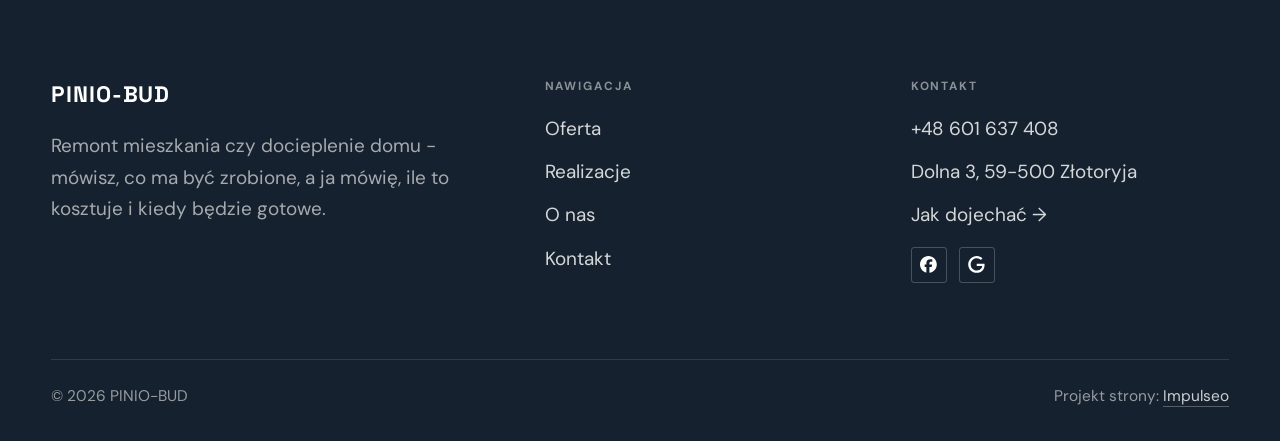
<file: kontakt.html>
<!DOCTYPE html>
<html lang="pl">
<head>
<meta charset="UTF-8">
<meta name="viewport" content="width=device-width, initial-scale=1.0">
<title>Kontakt - PINIO-BUD</title>
<meta name="description" content="Kontakt PINIO-BUD - Dolna 3, 59-500 Złotoryja">
<link rel="canonical" href="https://impulseo-pl.github.io/pinio-bud-adam-kot/kontakt.html">
<meta name="robots" content="noindex, nofollow">
<meta property="og:type" content="website">
<meta property="og:locale" content="pl_PL">
<meta property="og:site_name" content="PINIO-BUD">
<meta property="og:title" content="Kontakt - PINIO-BUD">
<meta property="og:description" content="Kontakt PINIO-BUD - Dolna 3, 59-500 Złotoryja">
<meta property="og:url" content="https://impulseo-pl.github.io/pinio-bud-adam-kot/kontakt.html">
<meta property="og:image" content="https://impulseo-pl.github.io/pinio-bud-adam-kot/img/og.jpg">
<meta property="og:image:width" content="1200">
<meta property="og:image:height" content="630">
<meta name="twitter:card" content="summary_large_image">
<link rel="preconnect" href="https://fonts.googleapis.com">
<link rel="preconnect" href="https://fonts.gstatic.com" crossorigin>
<link href="https://fonts.googleapis.com/css2?family=Space+Grotesk:wght@500;600;700&family=DM+Sans:opsz,wght@9..40,400;9..40,500;9..40,600&display=swap" rel="stylesheet">
<link rel="stylesheet" href="assets/styles.css?v=23a994a8">
</head>
<body>

<header class="nav">
  <div class="wrap nav-inner">
    <a class="brand brand-has-logo" href="index.html"><img class="brand-logo" src="img/logo.jpg" alt="PINIO-BUD" width="200" height="200" decoding="async"></a>
    <nav class="nav-links">
      <a href="oferta.html">Oferta</a>
      <a href="realizacje.html">Realizacje</a>
      <a href="o-nas.html">O nas</a>
      <a href="kontakt.html" class="active" aria-current="page">Kontakt</a>
      <a href="tel:+48601637408" class="btn btn-accent">Zadzwoń +48 601 637 408</a>
    </nav>
    <button class="nav-toggle" aria-label="Menu"><span></span><span></span><span></span></button>
  </div>
</header>

<main>
<section class="pagehead">
  <img src="img/g13.jpg" alt="PINIO-BUD - Zapytaj o wycenę" width="1880" height="1255" decoding="async">
  <div class="wrap">
    <span class="eyebrow">Kontakt</span>
    <h1>Zapytaj o wycenę</h1>
    <p>Odpowiemy na pytania i przygotujemy wycenę.</p>
  </div>
</section>
<section>
  <div class="wrap contact-grid">
    <div class="reveal">
      <span class="eyebrow">Dane kontaktowe</span>
      <h2 style="margin:var(--space-4) 0 var(--space-6)">PINIO-BUD</h2>
      <div class="info-list">
        <div class="info-row"><div class="ic"><svg class="ico-tel" width="16" height="16" viewBox="0 0 24 24" fill="none" aria-hidden="true"><path d="M6.6 10.8a15.5 15.5 0 0 0 6.6 6.6l2.2-2.2a1 1 0 0 1 1-.24 11.4 11.4 0 0 0 3.6.58 1 1 0 0 1 1 1V20a1 1 0 0 1-1 1A17 17 0 0 1 3 4a1 1 0 0 1 1-1h3.5a1 1 0 0 1 1 1c0 1.25.2 2.46.58 3.6a1 1 0 0 1-.25 1l-2.23 2.2Z" fill="currentColor"/></svg></div><div><div class="lbl">Telefon</div><a class="val" href="tel:+48601637408">+48 601 637 408</a></div></div>
        <div class="info-row"><div class="ic"><svg class="ico-pin" width="16" height="16" viewBox="0 0 24 24" fill="none" aria-hidden="true"><path d="M12 21s7-6.1 7-11.5A7 7 0 0 0 5 9.5C5 14.9 12 21 12 21Z" stroke="currentColor" stroke-width="1.6" fill="none"/><circle cx="12" cy="9.5" r="2.4" fill="currentColor"/></svg></div><div><div class="lbl">Adres</div><div class="val">Dolna 3, 59-500 Złotoryja</div></div></div>
      </div>
    </div>
    <div class="reveal">
      <div class="form">
        <h3 style="margin-bottom:var(--space-4)">Najszybciej telefonicznie</h3>
        <p class="muted" style="margin-bottom:var(--space-5)">Zadzwoń, opisz pomysł, a my powiemy, co i jak. Bez zobowiązań.</p>
        <a href="tel:+48601637408" class="btn btn-accent" style="justify-content:center">Zadzwoń: +48 601 637 408 <span class="arr">→</span></a>
      </div>
    </div>
  </div>
</section>
<section style="padding-top:0">
  <div class="wrap reveal">
    <iframe class="map" title="PINIO-BUD - Złotoryja" src="https://maps.google.com/maps?q=51.1205499%2C15.9171966&z=15&output=embed" loading="lazy" referrerpolicy="no-referrer-when-downgrade"></iframe>
  </div>
</section>
</main>

<footer>
  <div class="wrap">
    <div class="foot-grid">
      <div class="foot-brand">
        <div class="name">PINIO-BUD</div>
        <p>Remont mieszkania czy docieplenie domu - mówisz, co ma być zrobione, a ja mówię, ile to kosztuje i kiedy będzie gotowe.</p>
      </div>
      <div class="foot-col">
        <h4>Nawigacja</h4>
        <a href="oferta.html">Oferta</a>
        <a href="realizacje.html">Realizacje</a>
        <a href="o-nas.html">O nas</a>
        <a href="kontakt.html">Kontakt</a>
      </div>
      <div class="foot-col">
        <h4>Kontakt</h4>
        <a href="tel:+48601637408">+48 601 637 408</a>
        <p>Dolna 3, 59-500 Złotoryja</p>
        <a href="https://maps.google.com/?cid=5532867055396757612&g_mp=Cidnb29nbGUubWFwcy5wbGFjZXMudjEuUGxhY2VzLlNlYXJjaFRleHQQAhgEIAA" target="_blank" rel="noopener">Jak dojechać →</a>
      <div class="foot-soc">
        <a class="soc" href="https://www.facebook.com/adam.kot.remonty/?locale=pl_PL" target="_blank" rel="noopener" aria-label="Facebook - PINIO-BUD"><svg viewBox="0 0 24 24" aria-hidden="true" focusable="false"><path d="M9.101 23.691v-7.98H6.627v-3.667h2.474v-1.58c0-4.085 1.848-5.978 5.858-5.978.401 0 .955.042 1.468.103a8.68 8.68 0 0 1 1.141.195v3.325a8.623 8.623 0 0 0-.653-.036 26.805 26.805 0 0 0-.733-.009c-.707 0-1.259.096-1.675.309a1.686 1.686 0 0 0-.679.622c-.258.42-.374.995-.374 1.752v1.297h3.919l-.386 2.103-.287 1.564h-3.246v8.245C19.396 23.238 24 18.179 24 12.044c0-6.627-5.373-12-12-12s-12 5.373-12 12c0 5.628 3.874 10.35 9.101 11.647Z" fill="currentColor"/></svg></a>
        <a class="soc" href="https://maps.google.com/?cid=5532867055396757612&g_mp=Cidnb29nbGUubWFwcy5wbGFjZXMudjEuUGxhY2VzLlNlYXJjaFRleHQQAhgEIAA" target="_blank" rel="noopener" aria-label="Google - PINIO-BUD"><svg viewBox="0 0 24 24" aria-hidden="true" focusable="false"><path d="M12.48 10.92v3.28h7.84c-.24 1.84-.853 3.187-1.787 4.133-1.147 1.147-2.933 2.4-6.053 2.4-4.827 0-8.6-3.893-8.6-8.72s3.773-8.72 8.6-8.72c2.6 0 4.507 1.027 5.907 2.347l2.307-2.307C18.747 1.44 16.133 0 12.48 0 5.867 0 .307 5.387.307 12s5.56 12 12.173 12c3.573 0 6.267-1.173 8.373-3.36 2.16-2.16 2.84-5.213 2.84-7.667 0-.76-.053-1.467-.173-2.053H12.48z" fill="currentColor"/></svg></a>
      </div>
      </div>
    </div>
    <div class="foot-bot">
      <span>© 2026 PINIO-BUD</span>
      <span>Projekt strony: <a class="foot-credit" href="https://impulseo.pl" target="_blank" rel="noopener">Impulseo</a></span>
    </div>
  </div>
</footer>
<div class="sticky-call"><a class="sc-call" href="tel:+48601637408"><svg class="ico-tel" width="16" height="16" viewBox="0 0 24 24" fill="none" aria-hidden="true"><path d="M6.6 10.8a15.5 15.5 0 0 0 6.6 6.6l2.2-2.2a1 1 0 0 1 1-.24 11.4 11.4 0 0 0 3.6.58 1 1 0 0 1 1 1V20a1 1 0 0 1-1 1A17 17 0 0 1 3 4a1 1 0 0 1 1-1h3.5a1 1 0 0 1 1 1c0 1.25.2 2.46.58 3.6a1 1 0 0 1-.25 1l-2.23 2.2Z" fill="currentColor"/></svg> Zadzwoń</a><a class="sc-quote" href="kontakt.html">Bezpłatna wycena</a></div>
<div class="demo-wazne" data-do="2026-08-23" data-cykl="3" hidden><svg class="dw-ico" width="13" height="13" viewBox="0 0 24 24" fill="none" aria-hidden="true"><circle cx="12" cy="12" r="8.6" stroke="currentColor" stroke-width="1.8"/><path d="M12 7.2V12l3.3 2" stroke="currentColor" stroke-width="1.8" stroke-linecap="round"/></svg><span class="dw-txt"></span></div>

<script src="assets/main.js"></script>
</body>
</html>
</file>
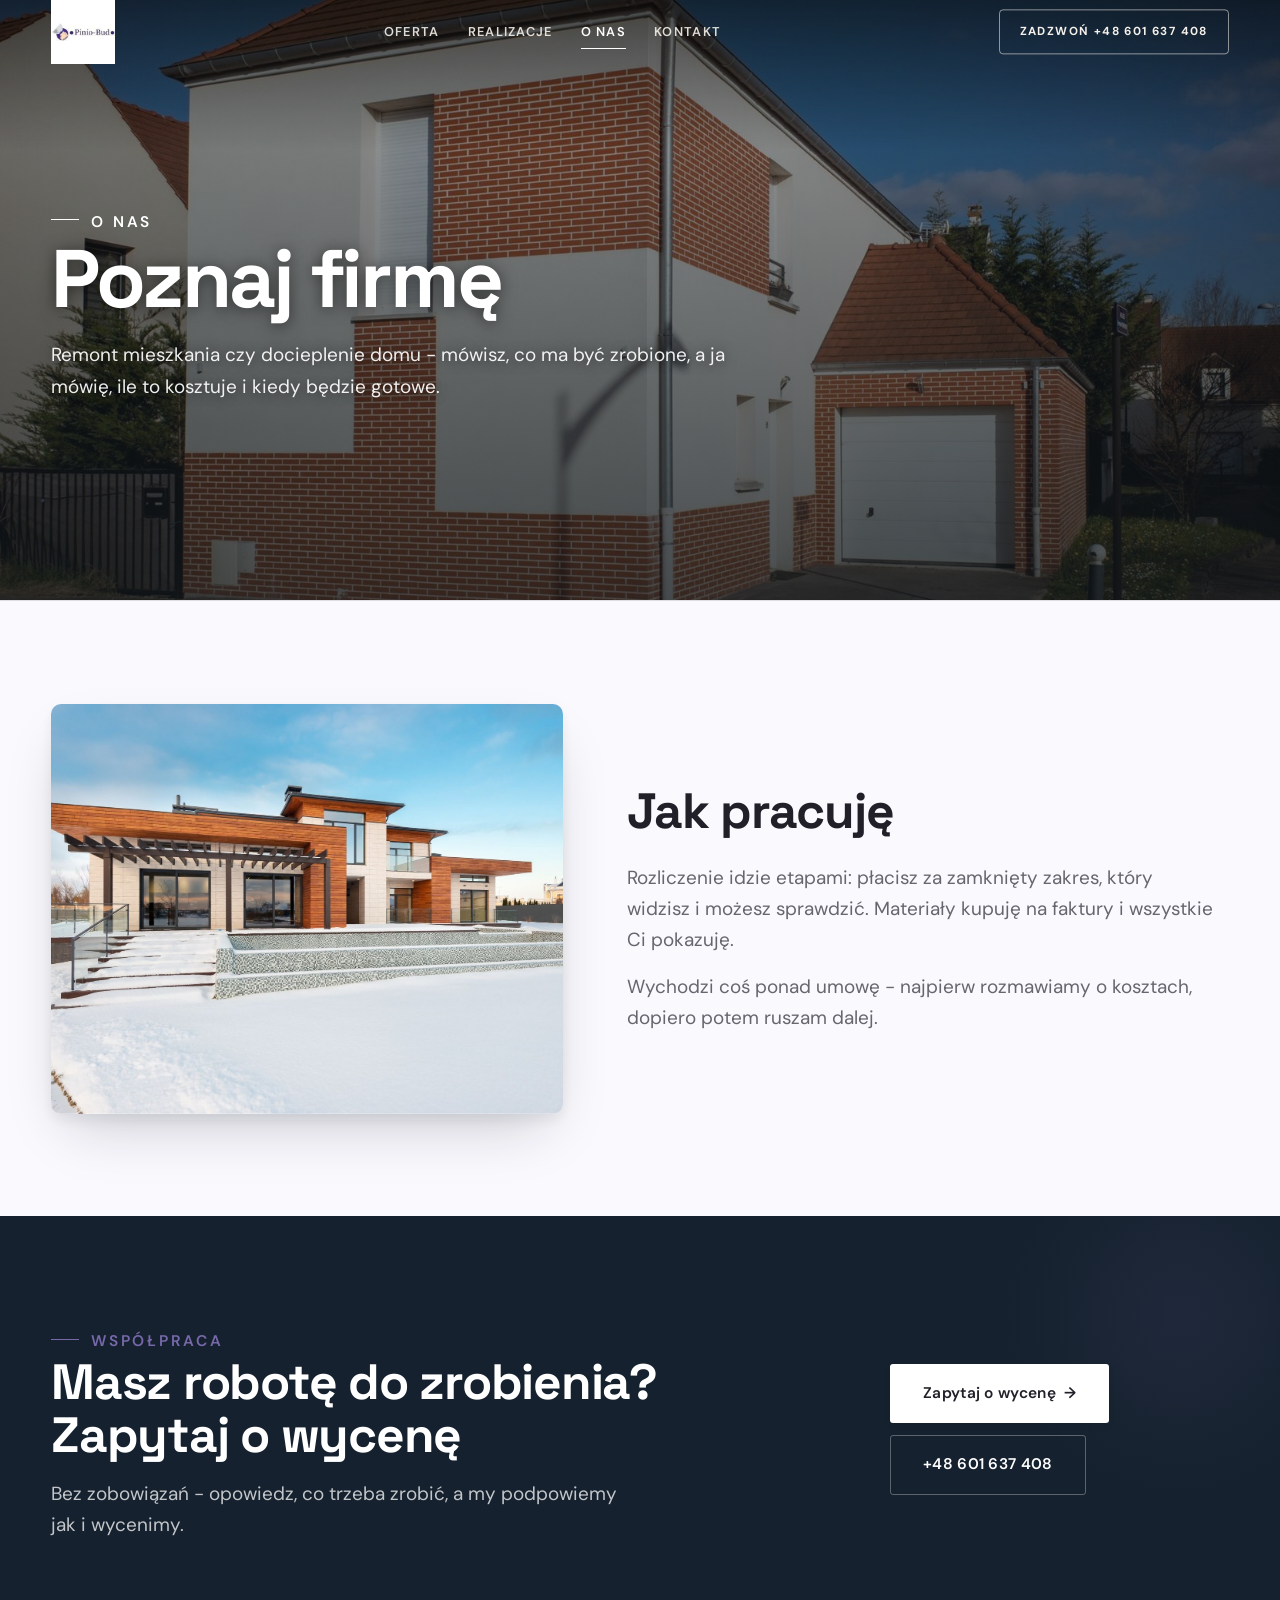
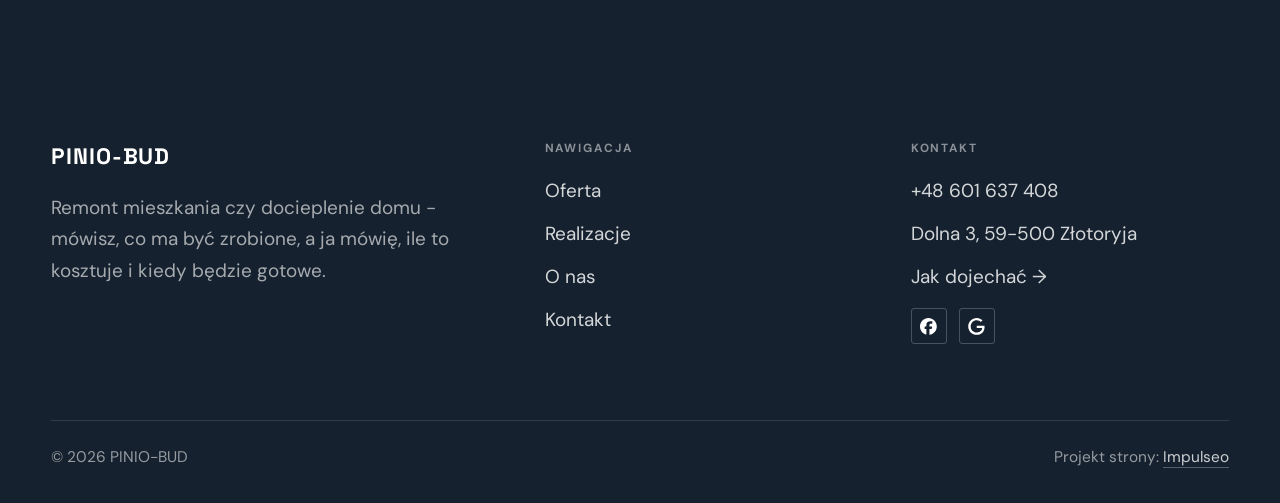
<file: o-nas.html>
<!DOCTYPE html>
<html lang="pl">
<head>
<meta charset="UTF-8">
<meta name="viewport" content="width=device-width, initial-scale=1.0">
<title>O nas - PINIO-BUD</title>
<meta name="description" content="Remonty i wykończenia wnętrz w Złotoryi: elewacje i docieplenia, tynki maszynowe, gładzie, łazienki, adaptacje poddaszy. Kosztorys i termin na piśmie przed robotą. Zadzwoń: +48 601 637 408.">
<link rel="canonical" href="https://impulseo-pl.github.io/pinio-bud-adam-kot/o-nas.html">
<meta name="robots" content="noindex, nofollow">
<meta property="og:type" content="website">
<meta property="og:locale" content="pl_PL">
<meta property="og:site_name" content="PINIO-BUD">
<meta property="og:title" content="O nas - PINIO-BUD">
<meta property="og:description" content="Remonty i wykończenia wnętrz w Złotoryi: elewacje i docieplenia, tynki maszynowe, gładzie, łazienki, adaptacje poddaszy. Kosztorys i termin na piśmie przed robotą. Zadzwoń: +48 601 637 408.">
<meta property="og:url" content="https://impulseo-pl.github.io/pinio-bud-adam-kot/o-nas.html">
<meta property="og:image" content="https://impulseo-pl.github.io/pinio-bud-adam-kot/img/og.jpg">
<meta property="og:image:width" content="1200">
<meta property="og:image:height" content="630">
<meta name="twitter:card" content="summary_large_image">
<link rel="preconnect" href="https://fonts.googleapis.com">
<link rel="preconnect" href="https://fonts.gstatic.com" crossorigin>
<link href="https://fonts.googleapis.com/css2?family=Space+Grotesk:wght@500;600;700&family=DM+Sans:opsz,wght@9..40,400;9..40,500;9..40,600&display=swap" rel="stylesheet">
<link rel="stylesheet" href="assets/styles.css?v=23a994a8">
</head>
<body>

<header class="nav">
  <div class="wrap nav-inner">
    <a class="brand brand-has-logo" href="index.html"><img class="brand-logo" src="img/logo.jpg" alt="PINIO-BUD" width="200" height="200" decoding="async"></a>
    <nav class="nav-links">
      <a href="oferta.html">Oferta</a>
      <a href="realizacje.html">Realizacje</a>
      <a href="o-nas.html" class="active" aria-current="page">O nas</a>
      <a href="kontakt.html">Kontakt</a>
      <a href="tel:+48601637408" class="btn btn-accent">Zadzwoń +48 601 637 408</a>
    </nav>
    <button class="nav-toggle" aria-label="Menu"><span></span><span></span><span></span></button>
  </div>
</header>

<main>
<section class="pagehead">
  <img src="img/g11.jpg" alt="PINIO-BUD - Poznaj firmę" width="1600" height="1066" decoding="async">
  <div class="wrap">
    <span class="eyebrow">O nas</span>
    <h1>Poznaj firmę</h1>
    <p>Remont mieszkania czy docieplenie domu - mówisz, co ma być zrobione, a ja mówię, ile to kosztuje i kiedy będzie gotowe.</p>
  </div>
</section>
<section>
  <div class="wrap split">
    <div class="split-art reveal"><img src="img/g12.jpg" alt="PINIO-BUD" loading="lazy" width="1600" height="1065" decoding="async"></div>
    <div class="split-copy reveal">
      <h2>Jak pracuję</h2>
      <p class="muted">Rozliczenie idzie etapami: płacisz za zamknięty zakres, który widzisz i możesz sprawdzić. Materiały kupuję na faktury i wszystkie Ci pokazuję.</p>
      <p class="muted">Wychodzi coś ponad umowę - najpierw rozmawiamy o kosztach, dopiero potem ruszam dalej.</p>
    </div>
  </div>
</section>


<section class="cta">
  <div class="wrap">
    <div class="reveal">
      <span class="eyebrow">Współpraca</span>
      <h2>Masz robotę do zrobienia? Zapytaj o wycenę</h2>
      <p>Bez zobowiązań - opowiedz, co trzeba zrobić, a my podpowiemy jak i wycenimy.</p>
    </div>
    <div class="cta-actions reveal">
      <a href="kontakt.html" class="btn btn-light">Zapytaj o wycenę <span class="arr">→</span></a>
      <a href="tel:+48601637408" class="btn btn-ghost btn-ghost-cta">+48 601 637 408</a>
    </div>
  </div>
</section>
</main>

<footer>
  <div class="wrap">
    <div class="foot-grid">
      <div class="foot-brand">
        <div class="name">PINIO-BUD</div>
        <p>Remont mieszkania czy docieplenie domu - mówisz, co ma być zrobione, a ja mówię, ile to kosztuje i kiedy będzie gotowe.</p>
      </div>
      <div class="foot-col">
        <h4>Nawigacja</h4>
        <a href="oferta.html">Oferta</a>
        <a href="realizacje.html">Realizacje</a>
        <a href="o-nas.html">O nas</a>
        <a href="kontakt.html">Kontakt</a>
      </div>
      <div class="foot-col">
        <h4>Kontakt</h4>
        <a href="tel:+48601637408">+48 601 637 408</a>
        <p>Dolna 3, 59-500 Złotoryja</p>
        <a href="https://maps.google.com/?cid=5532867055396757612&g_mp=Cidnb29nbGUubWFwcy5wbGFjZXMudjEuUGxhY2VzLlNlYXJjaFRleHQQAhgEIAA" target="_blank" rel="noopener">Jak dojechać →</a>
      <div class="foot-soc">
        <a class="soc" href="https://www.facebook.com/adam.kot.remonty/?locale=pl_PL" target="_blank" rel="noopener" aria-label="Facebook - PINIO-BUD"><svg viewBox="0 0 24 24" aria-hidden="true" focusable="false"><path d="M9.101 23.691v-7.98H6.627v-3.667h2.474v-1.58c0-4.085 1.848-5.978 5.858-5.978.401 0 .955.042 1.468.103a8.68 8.68 0 0 1 1.141.195v3.325a8.623 8.623 0 0 0-.653-.036 26.805 26.805 0 0 0-.733-.009c-.707 0-1.259.096-1.675.309a1.686 1.686 0 0 0-.679.622c-.258.42-.374.995-.374 1.752v1.297h3.919l-.386 2.103-.287 1.564h-3.246v8.245C19.396 23.238 24 18.179 24 12.044c0-6.627-5.373-12-12-12s-12 5.373-12 12c0 5.628 3.874 10.35 9.101 11.647Z" fill="currentColor"/></svg></a>
        <a class="soc" href="https://maps.google.com/?cid=5532867055396757612&g_mp=Cidnb29nbGUubWFwcy5wbGFjZXMudjEuUGxhY2VzLlNlYXJjaFRleHQQAhgEIAA" target="_blank" rel="noopener" aria-label="Google - PINIO-BUD"><svg viewBox="0 0 24 24" aria-hidden="true" focusable="false"><path d="M12.48 10.92v3.28h7.84c-.24 1.84-.853 3.187-1.787 4.133-1.147 1.147-2.933 2.4-6.053 2.4-4.827 0-8.6-3.893-8.6-8.72s3.773-8.72 8.6-8.72c2.6 0 4.507 1.027 5.907 2.347l2.307-2.307C18.747 1.44 16.133 0 12.48 0 5.867 0 .307 5.387.307 12s5.56 12 12.173 12c3.573 0 6.267-1.173 8.373-3.36 2.16-2.16 2.84-5.213 2.84-7.667 0-.76-.053-1.467-.173-2.053H12.48z" fill="currentColor"/></svg></a>
      </div>
      </div>
    </div>
    <div class="foot-bot">
      <span>© 2026 PINIO-BUD</span>
      <span>Projekt strony: <a class="foot-credit" href="https://impulseo.pl" target="_blank" rel="noopener">Impulseo</a></span>
    </div>
  </div>
</footer>
<div class="sticky-call"><a class="sc-call" href="tel:+48601637408"><svg class="ico-tel" width="16" height="16" viewBox="0 0 24 24" fill="none" aria-hidden="true"><path d="M6.6 10.8a15.5 15.5 0 0 0 6.6 6.6l2.2-2.2a1 1 0 0 1 1-.24 11.4 11.4 0 0 0 3.6.58 1 1 0 0 1 1 1V20a1 1 0 0 1-1 1A17 17 0 0 1 3 4a1 1 0 0 1 1-1h3.5a1 1 0 0 1 1 1c0 1.25.2 2.46.58 3.6a1 1 0 0 1-.25 1l-2.23 2.2Z" fill="currentColor"/></svg> Zadzwoń</a><a class="sc-quote" href="kontakt.html">Bezpłatna wycena</a></div>
<div class="demo-wazne" data-do="2026-08-23" data-cykl="3" hidden><svg class="dw-ico" width="13" height="13" viewBox="0 0 24 24" fill="none" aria-hidden="true"><circle cx="12" cy="12" r="8.6" stroke="currentColor" stroke-width="1.8"/><path d="M12 7.2V12l3.3 2" stroke="currentColor" stroke-width="1.8" stroke-linecap="round"/></svg><span class="dw-txt"></span></div>

<script src="assets/main.js"></script>
</body>
</html>
</file>
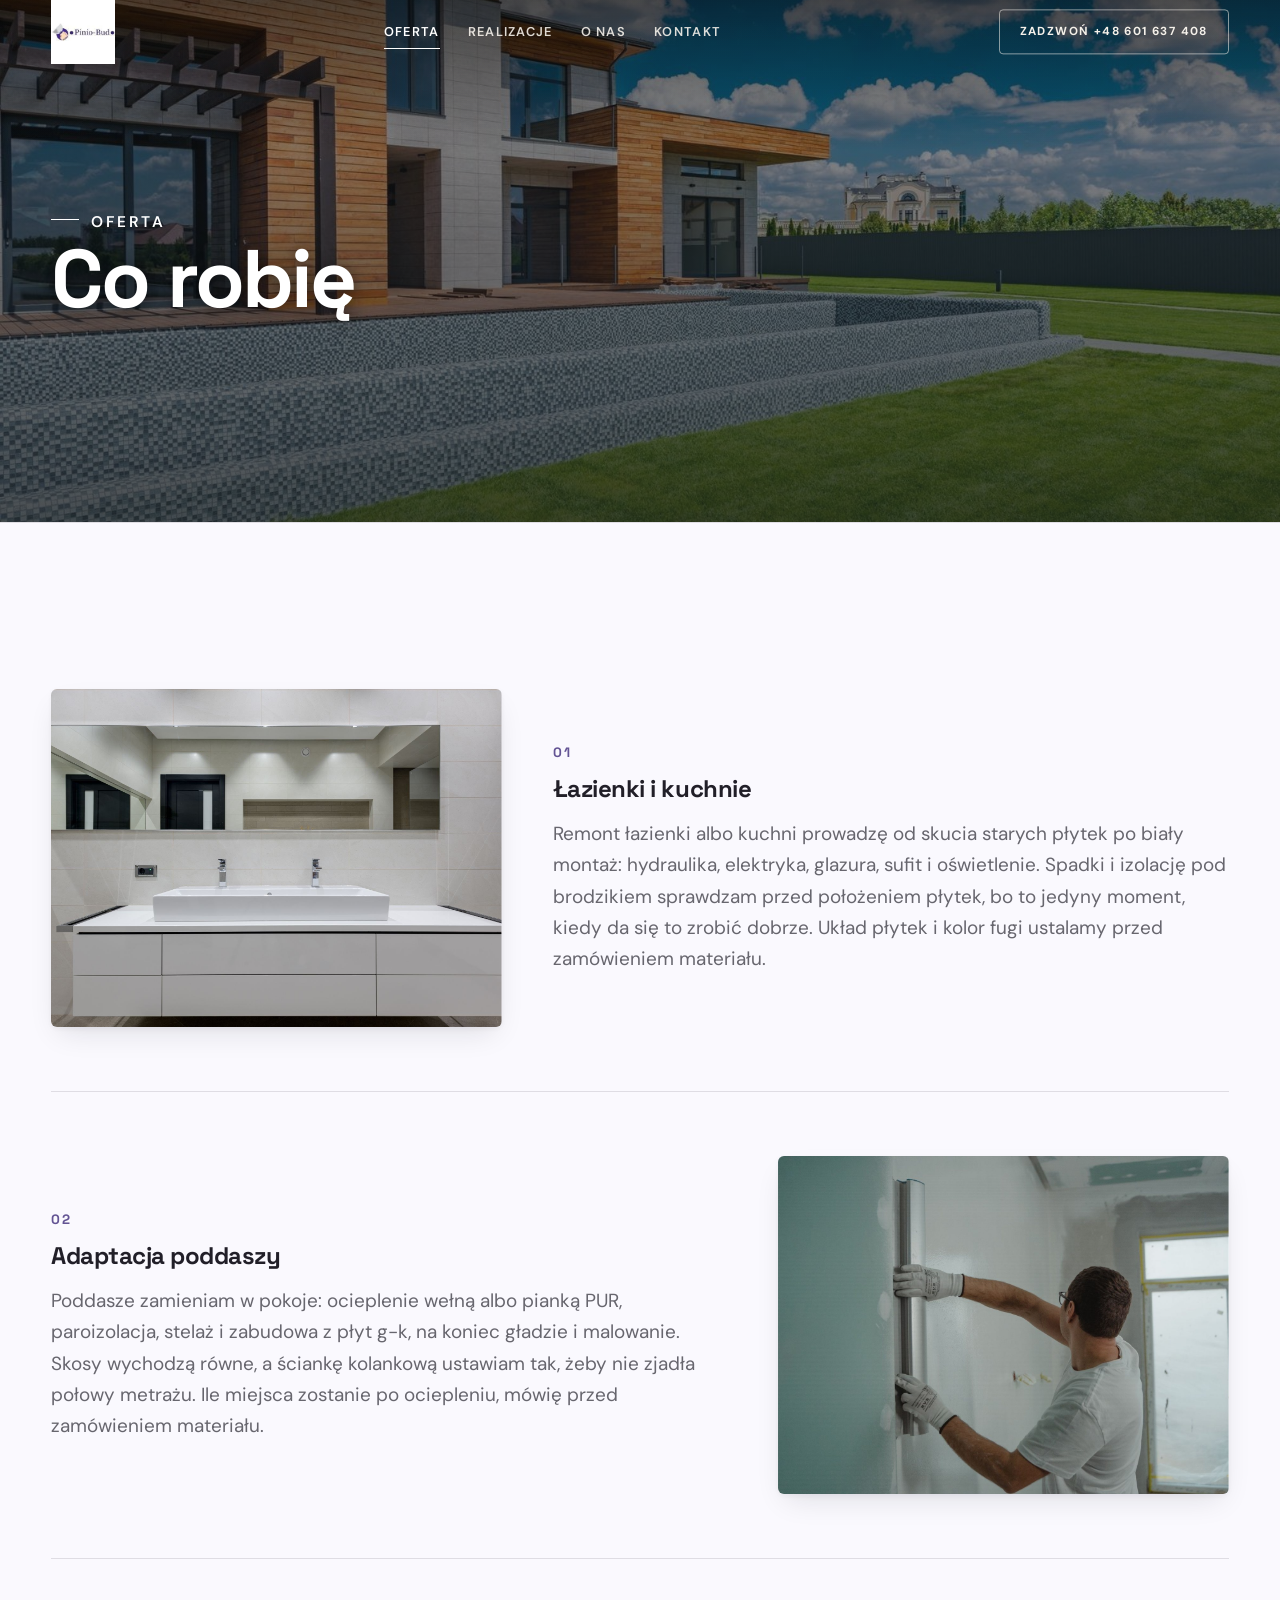
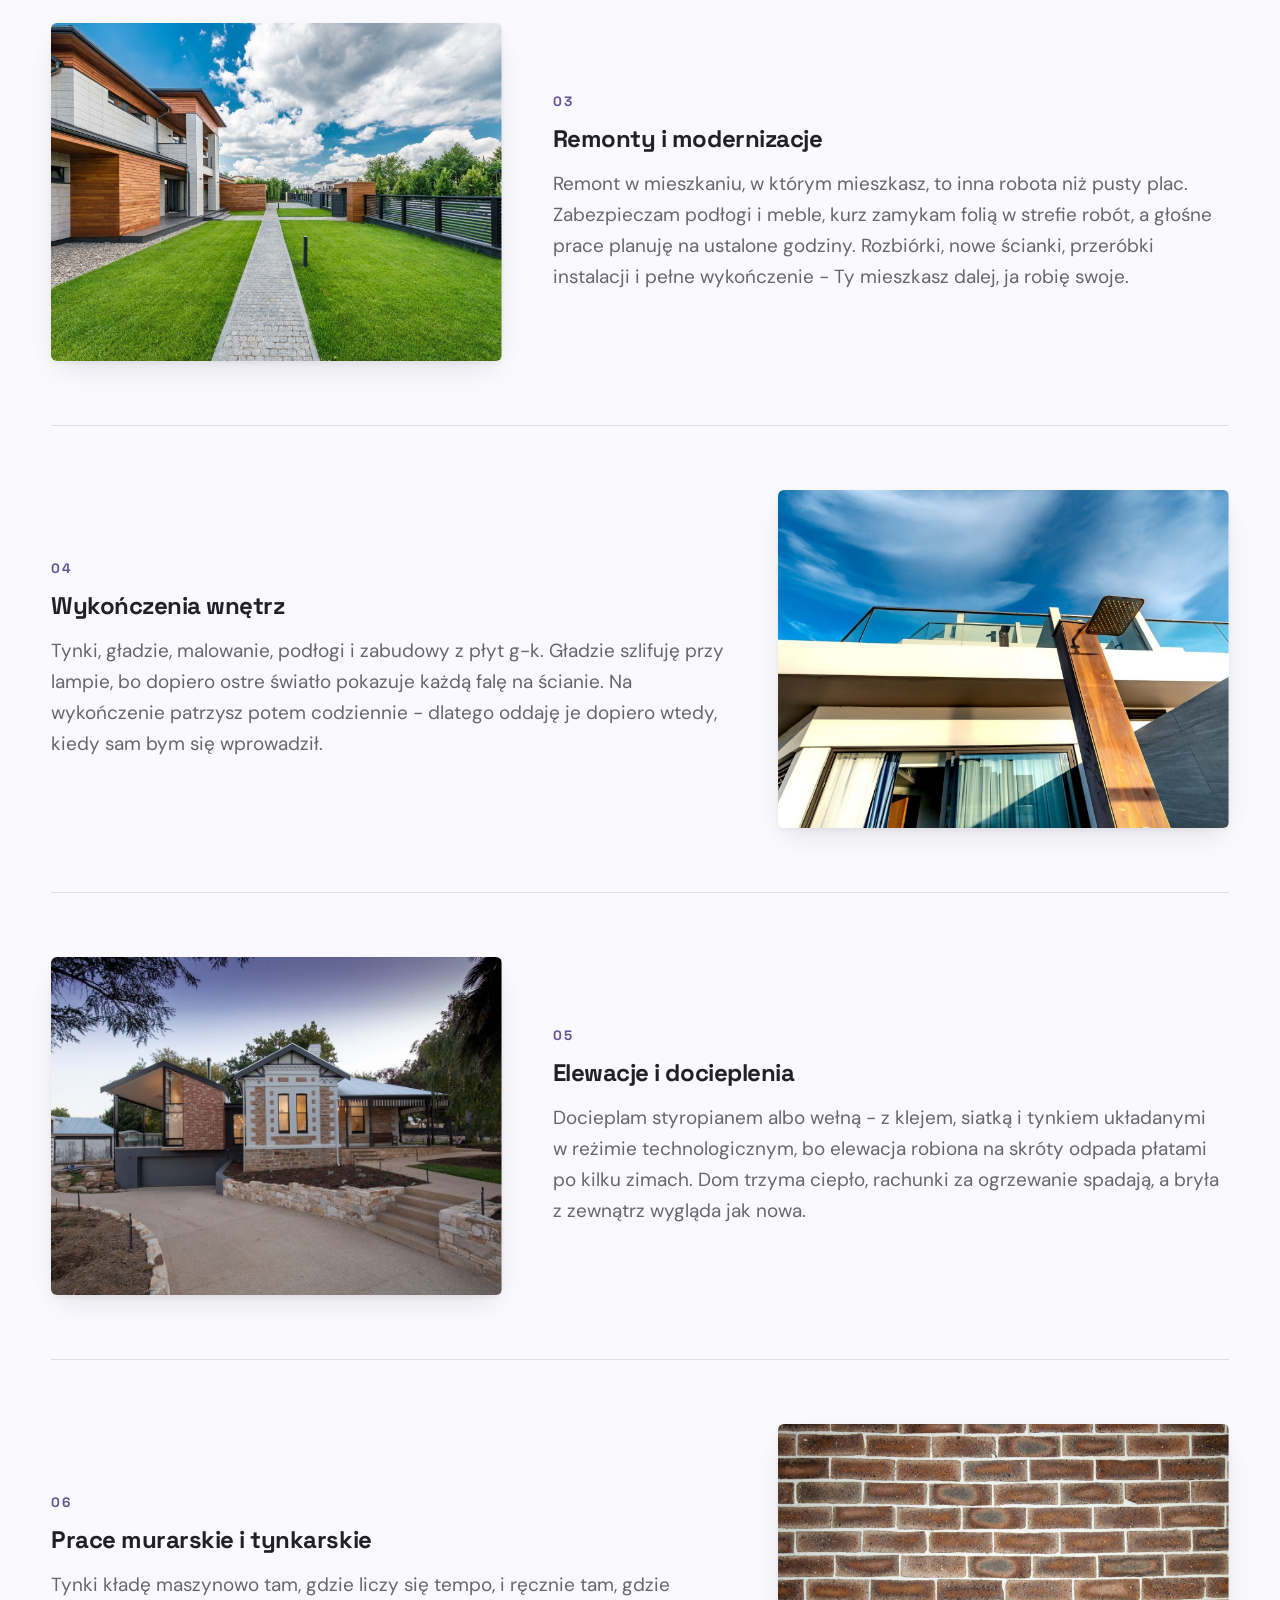
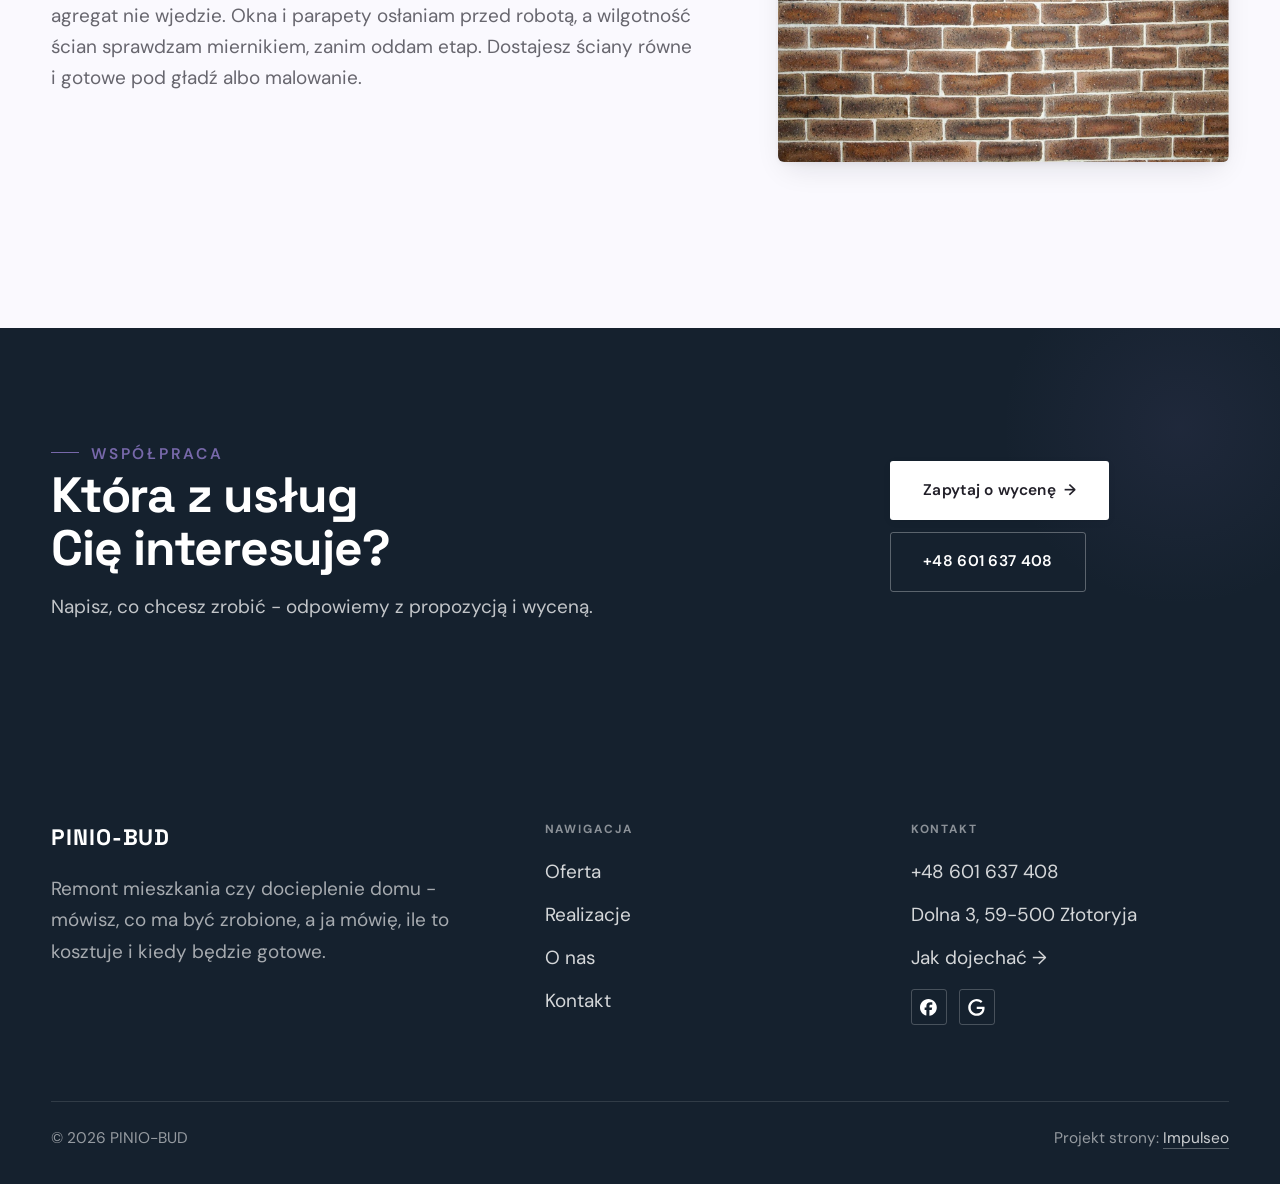
<file: oferta.html>
<!DOCTYPE html>
<html lang="pl">
<head>
<meta charset="UTF-8">
<meta name="viewport" content="width=device-width, initial-scale=1.0">
<title>Oferta - PINIO-BUD</title>
<meta name="description" content="Remonty i wykończenia wnętrz w Złotoryi: elewacje i docieplenia, tynki maszynowe, gładzie, łazienki, adaptacje poddaszy. Kosztorys i termin na piśmie przed robotą. Zadzwoń: +48 601 637 408.">
<link rel="canonical" href="https://impulseo-pl.github.io/pinio-bud-adam-kot/oferta.html">
<meta name="robots" content="noindex, nofollow">
<meta property="og:type" content="website">
<meta property="og:locale" content="pl_PL">
<meta property="og:site_name" content="PINIO-BUD">
<meta property="og:title" content="Oferta - PINIO-BUD">
<meta property="og:description" content="Remonty i wykończenia wnętrz w Złotoryi: elewacje i docieplenia, tynki maszynowe, gładzie, łazienki, adaptacje poddaszy. Kosztorys i termin na piśmie przed robotą. Zadzwoń: +48 601 637 408.">
<meta property="og:url" content="https://impulseo-pl.github.io/pinio-bud-adam-kot/oferta.html">
<meta property="og:image" content="https://impulseo-pl.github.io/pinio-bud-adam-kot/img/og.jpg">
<meta property="og:image:width" content="1200">
<meta property="og:image:height" content="630">
<meta name="twitter:card" content="summary_large_image">
<link rel="preconnect" href="https://fonts.googleapis.com">
<link rel="preconnect" href="https://fonts.gstatic.com" crossorigin>
<link href="https://fonts.googleapis.com/css2?family=Space+Grotesk:wght@500;600;700&family=DM+Sans:opsz,wght@9..40,400;9..40,500;9..40,600&display=swap" rel="stylesheet">
<link rel="stylesheet" href="assets/styles.css?v=23a994a8">
</head>
<body>

<header class="nav">
  <div class="wrap nav-inner">
    <a class="brand brand-has-logo" href="index.html"><img class="brand-logo" src="img/logo.jpg" alt="PINIO-BUD" width="200" height="200" decoding="async"></a>
    <nav class="nav-links">
      <a href="oferta.html" class="active" aria-current="page">Oferta</a>
      <a href="realizacje.html">Realizacje</a>
      <a href="o-nas.html">O nas</a>
      <a href="kontakt.html">Kontakt</a>
      <a href="tel:+48601637408" class="btn btn-accent">Zadzwoń +48 601 637 408</a>
    </nav>
    <button class="nav-toggle" aria-label="Menu"><span></span><span></span><span></span></button>
  </div>
</header>

<main>
<section class="pagehead">
  <img src="img/g10.jpg" alt="PINIO-BUD - Co robię" width="1600" height="1068" decoding="async">
  <div class="wrap">
    <span class="eyebrow">Oferta</span>
    <h1>Co robię</h1>
  </div>
</section>
<section>
  <div class="wrap">
    <div class="svc-row reveal">
      <div class="svc-row-art"><img src="img/g13.jpg" alt="Łazienki i kuchnie" loading="lazy" width="1880" height="1255" decoding="async"></div>
      <div>
        <span class="num">01</span>
        <h3>Łazienki i kuchnie</h3>
        <p class="muted">Remont łazienki albo kuchni prowadzę od skucia starych płytek po biały montaż: hydraulika, elektryka, glazura, sufit i oświetlenie. Spadki i izolację pod brodzikiem sprawdzam przed położeniem płytek, bo to jedyny moment, kiedy da się to zrobić dobrze. Układ płytek i kolor fugi ustalamy przed zamówieniem materiału.</p>
      </div>
    </div>
    <div class="svc-row rev reveal">
      <div class="svc-row-art"><img src="img/g14.jpg" alt="Adaptacja poddaszy" loading="lazy" width="1600" height="1066" decoding="async"></div>
      <div>
        <span class="num">02</span>
        <h3>Adaptacja poddaszy</h3>
        <p class="muted">Poddasze zamieniam w pokoje: ocieplenie wełną albo pianką PUR, paroizolacja, stelaż i zabudowa z płyt g-k, na koniec gładzie i malowanie. Skosy wychodzą równe, a ściankę kolankową ustawiam tak, żeby nie zjadła połowy metrażu. Ile miejsca zostanie po ociepleniu, mówię przed zamówieniem materiału.</p>
      </div>
    </div>
    <div class="svc-row reveal">
      <div class="svc-row-art"><img src="img/about.jpg" alt="Remonty i modernizacje" loading="lazy" width="1600" height="1068" decoding="async"></div>
      <div>
        <span class="num">03</span>
        <h3>Remonty i modernizacje</h3>
        <p class="muted">Remont w mieszkaniu, w którym mieszkasz, to inna robota niż pusty plac. Zabezpieczam podłogi i meble, kurz zamykam folią w strefie robót, a głośne prace planuję na ustalone godziny. Rozbiórki, nowe ścianki, przeróbki instalacji i pełne wykończenie - Ty mieszkasz dalej, ja robię swoje.</p>
      </div>
    </div>
    <div class="svc-row rev reveal">
      <div class="svc-row-art"><img src="img/g9.jpg" alt="Wykończenia wnętrz" loading="lazy" width="1200" height="800" decoding="async"></div>
      <div>
        <span class="num">04</span>
        <h3>Wykończenia wnętrz</h3>
        <p class="muted">Tynki, gładzie, malowanie, podłogi i zabudowy z płyt g-k. Gładzie szlifuję przy lampie, bo dopiero ostre światło pokazuje każdą falę na ścianie. Na wykończenie patrzysz potem codziennie - dlatego oddaję je dopiero wtedy, kiedy sam bym się wprowadził.</p>
      </div>
    </div>
    <div class="svc-row reveal">
      <div class="svc-row-art"><img src="img/g7.jpg" alt="Elewacje i docieplenia" loading="lazy" width="1600" height="1066" decoding="async"></div>
      <div>
        <span class="num">05</span>
        <h3>Elewacje i docieplenia</h3>
        <p class="muted">Docieplam styropianem albo wełną - z klejem, siatką i tynkiem układanymi w reżimie technologicznym, bo elewacja robiona na skróty odpada płatami po kilku zimach. Dom trzyma ciepło, rachunki za ogrzewanie spadają, a bryła z zewnątrz wygląda jak nowa.</p>
      </div>
    </div>
    <div class="svc-row rev reveal">
      <div class="svc-row-art"><img src="img/g8.jpg" alt="Prace murarskie i tynkarskie" loading="lazy" width="1600" height="1066" decoding="async"></div>
      <div>
        <span class="num">06</span>
        <h3>Prace murarskie i tynkarskie</h3>
        <p class="muted">Tynki kładę maszynowo tam, gdzie liczy się tempo, i ręcznie tam, gdzie agregat nie wjedzie. Okna i parapety osłaniam przed robotą, a wilgotność ścian sprawdzam miernikiem, zanim oddam etap. Dostajesz ściany równe i gotowe pod gładź albo malowanie.</p>
      </div>
    </div>
  </div>
</section>

<section class="cta">
  <div class="wrap">
    <div class="reveal">
      <span class="eyebrow">Współpraca</span>
      <h2>Która z usług Cię interesuje?</h2>
      <p>Napisz, co chcesz zrobić - odpowiemy z propozycją i wyceną.</p>
    </div>
    <div class="cta-actions reveal">
      <a href="kontakt.html" class="btn btn-light">Zapytaj o wycenę <span class="arr">→</span></a>
      <a href="tel:+48601637408" class="btn btn-ghost btn-ghost-cta">+48 601 637 408</a>
    </div>
  </div>
</section>
</main>

<footer>
  <div class="wrap">
    <div class="foot-grid">
      <div class="foot-brand">
        <div class="name">PINIO-BUD</div>
        <p>Remont mieszkania czy docieplenie domu - mówisz, co ma być zrobione, a ja mówię, ile to kosztuje i kiedy będzie gotowe.</p>
      </div>
      <div class="foot-col">
        <h4>Nawigacja</h4>
        <a href="oferta.html">Oferta</a>
        <a href="realizacje.html">Realizacje</a>
        <a href="o-nas.html">O nas</a>
        <a href="kontakt.html">Kontakt</a>
      </div>
      <div class="foot-col">
        <h4>Kontakt</h4>
        <a href="tel:+48601637408">+48 601 637 408</a>
        <p>Dolna 3, 59-500 Złotoryja</p>
        <a href="https://maps.google.com/?cid=5532867055396757612&g_mp=Cidnb29nbGUubWFwcy5wbGFjZXMudjEuUGxhY2VzLlNlYXJjaFRleHQQAhgEIAA" target="_blank" rel="noopener">Jak dojechać →</a>
      <div class="foot-soc">
        <a class="soc" href="https://www.facebook.com/adam.kot.remonty/?locale=pl_PL" target="_blank" rel="noopener" aria-label="Facebook - PINIO-BUD"><svg viewBox="0 0 24 24" aria-hidden="true" focusable="false"><path d="M9.101 23.691v-7.98H6.627v-3.667h2.474v-1.58c0-4.085 1.848-5.978 5.858-5.978.401 0 .955.042 1.468.103a8.68 8.68 0 0 1 1.141.195v3.325a8.623 8.623 0 0 0-.653-.036 26.805 26.805 0 0 0-.733-.009c-.707 0-1.259.096-1.675.309a1.686 1.686 0 0 0-.679.622c-.258.42-.374.995-.374 1.752v1.297h3.919l-.386 2.103-.287 1.564h-3.246v8.245C19.396 23.238 24 18.179 24 12.044c0-6.627-5.373-12-12-12s-12 5.373-12 12c0 5.628 3.874 10.35 9.101 11.647Z" fill="currentColor"/></svg></a>
        <a class="soc" href="https://maps.google.com/?cid=5532867055396757612&g_mp=Cidnb29nbGUubWFwcy5wbGFjZXMudjEuUGxhY2VzLlNlYXJjaFRleHQQAhgEIAA" target="_blank" rel="noopener" aria-label="Google - PINIO-BUD"><svg viewBox="0 0 24 24" aria-hidden="true" focusable="false"><path d="M12.48 10.92v3.28h7.84c-.24 1.84-.853 3.187-1.787 4.133-1.147 1.147-2.933 2.4-6.053 2.4-4.827 0-8.6-3.893-8.6-8.72s3.773-8.72 8.6-8.72c2.6 0 4.507 1.027 5.907 2.347l2.307-2.307C18.747 1.44 16.133 0 12.48 0 5.867 0 .307 5.387.307 12s5.56 12 12.173 12c3.573 0 6.267-1.173 8.373-3.36 2.16-2.16 2.84-5.213 2.84-7.667 0-.76-.053-1.467-.173-2.053H12.48z" fill="currentColor"/></svg></a>
      </div>
      </div>
    </div>
    <div class="foot-bot">
      <span>© 2026 PINIO-BUD</span>
      <span>Projekt strony: <a class="foot-credit" href="https://impulseo.pl" target="_blank" rel="noopener">Impulseo</a></span>
    </div>
  </div>
</footer>
<div class="sticky-call"><a class="sc-call" href="tel:+48601637408"><svg class="ico-tel" width="16" height="16" viewBox="0 0 24 24" fill="none" aria-hidden="true"><path d="M6.6 10.8a15.5 15.5 0 0 0 6.6 6.6l2.2-2.2a1 1 0 0 1 1-.24 11.4 11.4 0 0 0 3.6.58 1 1 0 0 1 1 1V20a1 1 0 0 1-1 1A17 17 0 0 1 3 4a1 1 0 0 1 1-1h3.5a1 1 0 0 1 1 1c0 1.25.2 2.46.58 3.6a1 1 0 0 1-.25 1l-2.23 2.2Z" fill="currentColor"/></svg> Zadzwoń</a><a class="sc-quote" href="kontakt.html">Bezpłatna wycena</a></div>
<div class="demo-wazne" data-do="2026-08-23" data-cykl="3" hidden><svg class="dw-ico" width="13" height="13" viewBox="0 0 24 24" fill="none" aria-hidden="true"><circle cx="12" cy="12" r="8.6" stroke="currentColor" stroke-width="1.8"/><path d="M12 7.2V12l3.3 2" stroke="currentColor" stroke-width="1.8" stroke-linecap="round"/></svg><span class="dw-txt"></span></div>

<script src="assets/main.js"></script>
</body>
</html>
</file>
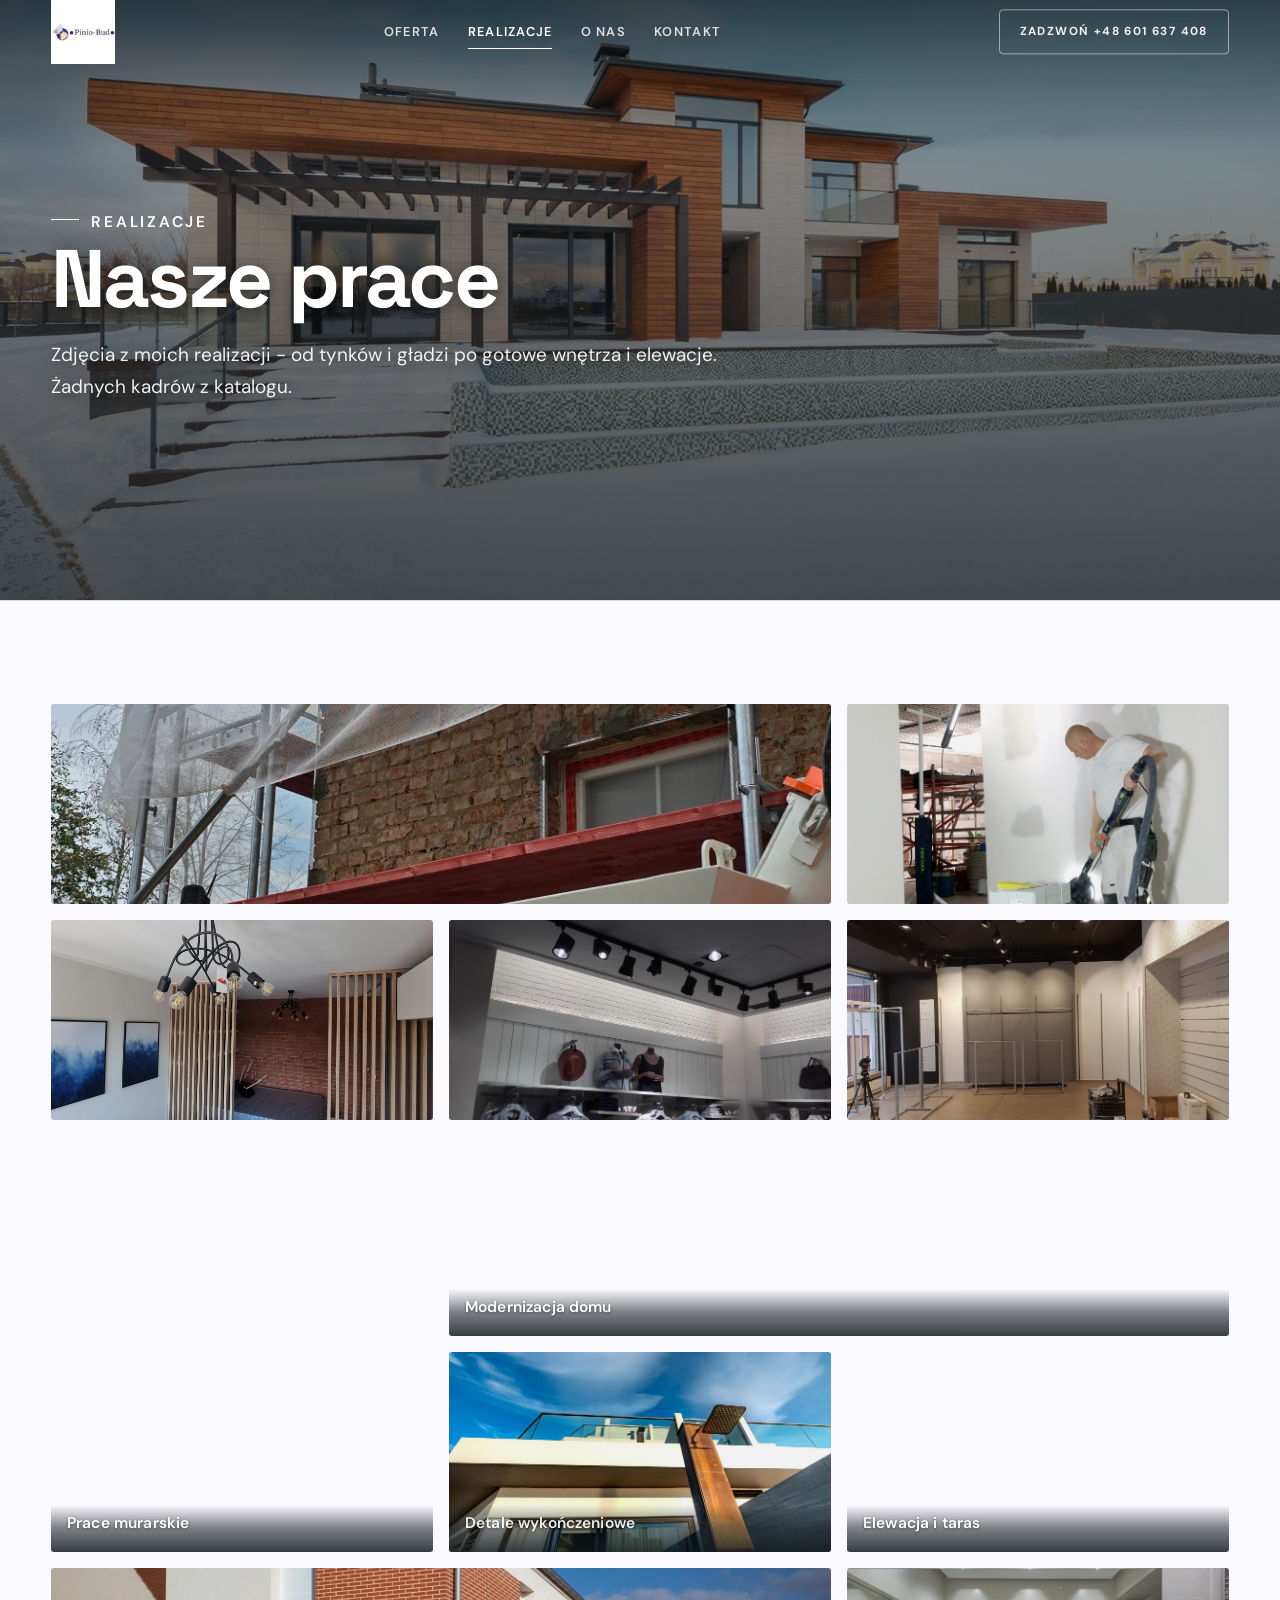
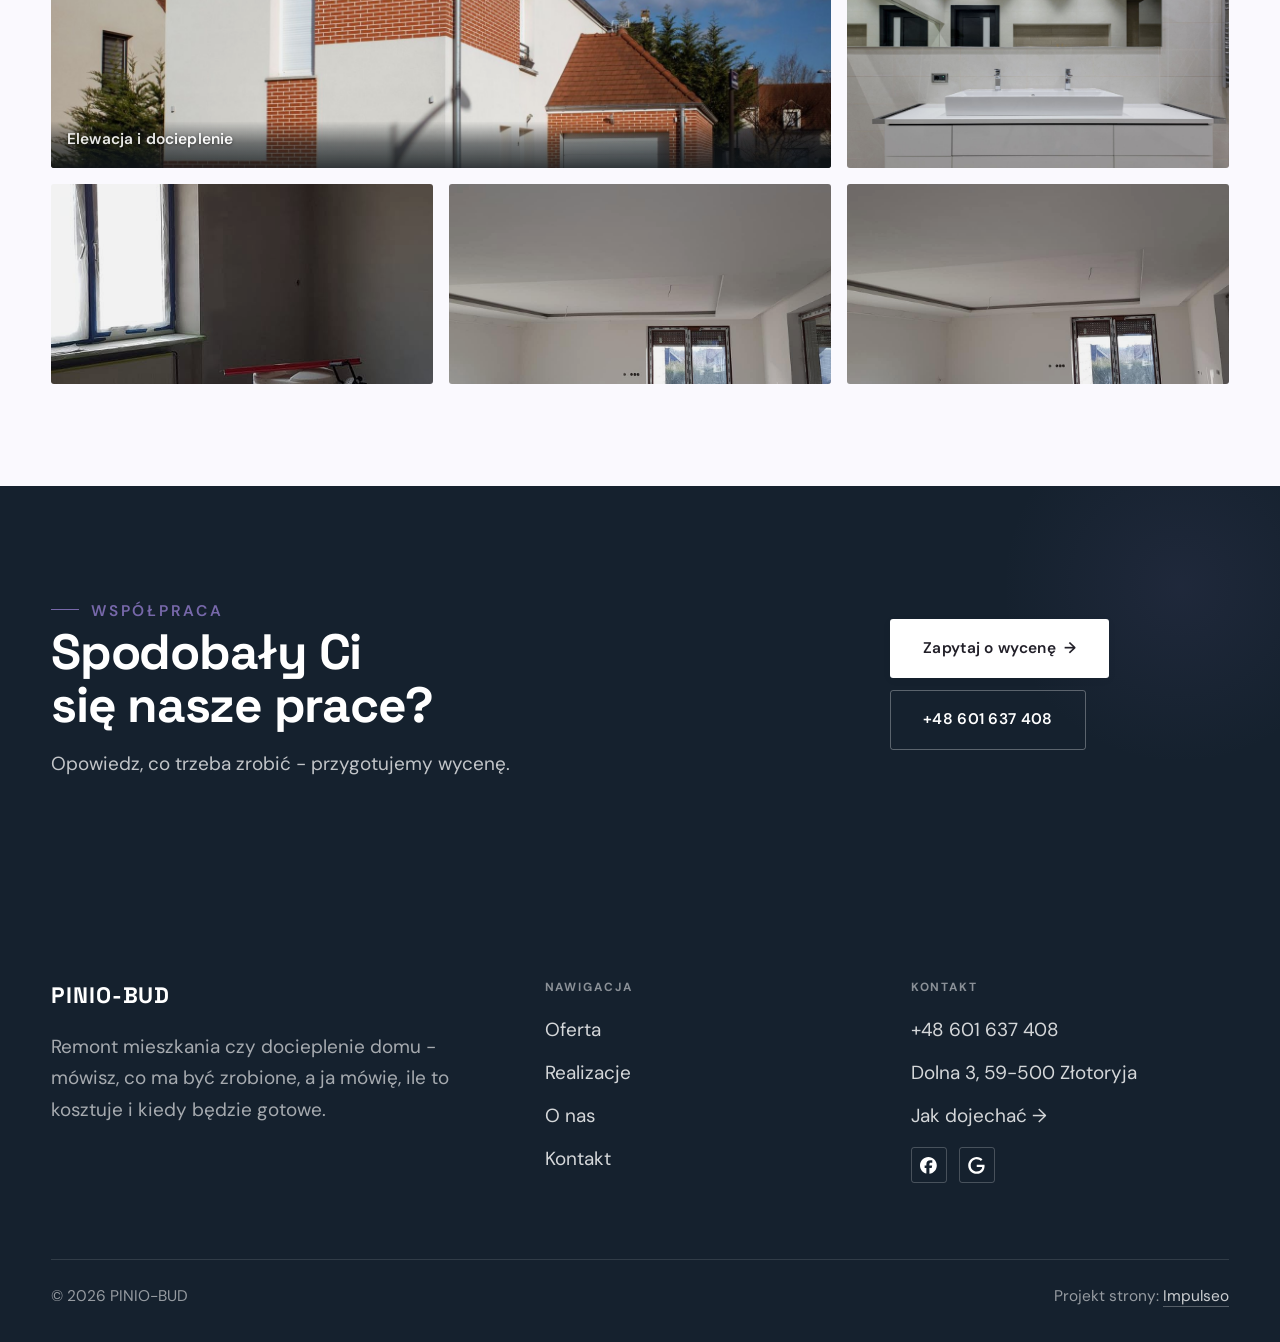
<file: realizacje.html>
<!DOCTYPE html>
<html lang="pl">
<head>
<meta charset="UTF-8">
<meta name="viewport" content="width=device-width, initial-scale=1.0">
<title>Realizacje - PINIO-BUD</title>
<meta name="description" content="Realizacje PINIO-BUD: Modernizacja domu, Prace murarskie, Detale wykończeniowe, Elewacja i taras, Elewacja i docieplenie">
<link rel="canonical" href="https://impulseo-pl.github.io/pinio-bud-adam-kot/realizacje.html">
<meta name="robots" content="noindex, nofollow">
<meta property="og:type" content="website">
<meta property="og:locale" content="pl_PL">
<meta property="og:site_name" content="PINIO-BUD">
<meta property="og:title" content="Realizacje - PINIO-BUD">
<meta property="og:description" content="Realizacje PINIO-BUD: Modernizacja domu, Prace murarskie, Detale wykończeniowe, Elewacja i taras, Elewacja i docieplenie">
<meta property="og:url" content="https://impulseo-pl.github.io/pinio-bud-adam-kot/realizacje.html">
<meta property="og:image" content="https://impulseo-pl.github.io/pinio-bud-adam-kot/img/og.jpg">
<meta property="og:image:width" content="1200">
<meta property="og:image:height" content="630">
<meta name="twitter:card" content="summary_large_image">
<link rel="preconnect" href="https://fonts.googleapis.com">
<link rel="preconnect" href="https://fonts.gstatic.com" crossorigin>
<link href="https://fonts.googleapis.com/css2?family=Space+Grotesk:wght@500;600;700&family=DM+Sans:opsz,wght@9..40,400;9..40,500;9..40,600&display=swap" rel="stylesheet">
<link rel="stylesheet" href="assets/styles.css?v=23a994a8">
</head>
<body>

<header class="nav">
  <div class="wrap nav-inner">
    <a class="brand brand-has-logo" href="index.html"><img class="brand-logo" src="img/logo.jpg" alt="PINIO-BUD" width="200" height="200" decoding="async"></a>
    <nav class="nav-links">
      <a href="oferta.html">Oferta</a>
      <a href="realizacje.html" class="active" aria-current="page">Realizacje</a>
      <a href="o-nas.html">O nas</a>
      <a href="kontakt.html">Kontakt</a>
      <a href="tel:+48601637408" class="btn btn-accent">Zadzwoń +48 601 637 408</a>
    </nav>
    <button class="nav-toggle" aria-label="Menu"><span></span><span></span><span></span></button>
  </div>
</header>

<main>
<section class="pagehead">
  <img src="img/g12.jpg" alt="PINIO-BUD - Nasze prace" width="1600" height="1065" decoding="async">
  <div class="wrap">
    <span class="eyebrow">Realizacje</span>
    <h1>Nasze prace</h1>
    <p>Zdjęcia z moich realizacji - od tynków i gładzi po gotowe wnętrza i elewacje. Żadnych kadrów z katalogu.</p>
  </div>
</section>
<section>
  <div class="wrap">
    <div class="gallery">
      <div class="tile t-two3 reveal"><img src="img/g1.jpg" alt="PINIO-BUD" loading="lazy" width="1600" height="3463" decoding="async"></div>
      <div class="tile t-third reveal"><img src="img/g2.jpg" alt="PINIO-BUD" loading="lazy" width="1600" height="2843" decoding="async"></div>
      <div class="tile t-third reveal"><img src="img/g3.jpg" alt="PINIO-BUD" loading="lazy" width="1500" height="2000" decoding="async"></div>
      <div class="tile t-third reveal"><img src="img/g4.jpg" alt="PINIO-BUD" loading="lazy" width="1600" height="1200" decoding="async"></div>
      <div class="tile t-third reveal"><img src="img/g5.jpg" alt="PINIO-BUD" loading="lazy" width="1600" height="1200" decoding="async"></div>
      <div class="tile t-third reveal"><img src="img/g6.jpg" alt="PINIO-BUD" loading="lazy" width="1600" height="1200" decoding="async"></div>
      <div class="tile t-two3 reveal"><img src="img/g7.jpg" alt="Modernizacja domu" loading="lazy" width="1200" height="800" decoding="async"><div class="cap">Modernizacja domu</div></div>
      <div class="tile t-third reveal"><img src="img/g8.jpg" alt="Prace murarskie" loading="lazy" width="1600" height="1066" decoding="async"><div class="cap">Prace murarskie</div></div>
      <div class="tile t-third reveal"><img src="img/g9.jpg" alt="Detale wykończeniowe" loading="lazy" width="1600" height="1066" decoding="async"><div class="cap">Detale wykończeniowe</div></div>
      <div class="tile t-third reveal"><img src="img/g10.jpg" alt="Elewacja i taras" loading="lazy" width="1600" height="1068" decoding="async"><div class="cap">Elewacja i taras</div></div>
      <div class="tile t-two3 reveal"><img src="img/g11.jpg" alt="Elewacja i docieplenie" loading="lazy" width="1600" height="1066" decoding="async"><div class="cap">Elewacja i docieplenie</div></div>
      <div class="tile t-third reveal"><img src="img/g13.jpg" alt="PINIO-BUD" loading="lazy" width="1880" height="1255" decoding="async"></div>
      <div class="tile t-third reveal"><img src="img/g15.jpg" alt="PINIO-BUD" loading="lazy" width="640" height="1316" decoding="async"></div>
      <div class="tile t-third reveal"><img src="img/g16.jpg" alt="PINIO-BUD" loading="lazy" width="1316" height="640" decoding="async"></div>
      <div class="tile t-third reveal"><img src="img/g17.jpg" alt="PINIO-BUD" loading="lazy" width="1316" height="640" decoding="async"></div>
    </div>
  </div>
</section>
<section class="cta">
  <div class="wrap">
    <div class="reveal">
      <span class="eyebrow">Współpraca</span>
      <h2>Spodobały Ci się nasze prace?</h2>
      <p>Opowiedz, co trzeba zrobić - przygotujemy wycenę.</p>
    </div>
    <div class="cta-actions reveal">
      <a href="kontakt.html" class="btn btn-light">Zapytaj o wycenę <span class="arr">→</span></a>
      <a href="tel:+48601637408" class="btn btn-ghost btn-ghost-cta">+48 601 637 408</a>
    </div>
  </div>
</section>
</main>

<footer>
  <div class="wrap">
    <div class="foot-grid">
      <div class="foot-brand">
        <div class="name">PINIO-BUD</div>
        <p>Remont mieszkania czy docieplenie domu - mówisz, co ma być zrobione, a ja mówię, ile to kosztuje i kiedy będzie gotowe.</p>
      </div>
      <div class="foot-col">
        <h4>Nawigacja</h4>
        <a href="oferta.html">Oferta</a>
        <a href="realizacje.html">Realizacje</a>
        <a href="o-nas.html">O nas</a>
        <a href="kontakt.html">Kontakt</a>
      </div>
      <div class="foot-col">
        <h4>Kontakt</h4>
        <a href="tel:+48601637408">+48 601 637 408</a>
        <p>Dolna 3, 59-500 Złotoryja</p>
        <a href="https://maps.google.com/?cid=5532867055396757612&g_mp=Cidnb29nbGUubWFwcy5wbGFjZXMudjEuUGxhY2VzLlNlYXJjaFRleHQQAhgEIAA" target="_blank" rel="noopener">Jak dojechać →</a>
      <div class="foot-soc">
        <a class="soc" href="https://www.facebook.com/adam.kot.remonty/?locale=pl_PL" target="_blank" rel="noopener" aria-label="Facebook - PINIO-BUD"><svg viewBox="0 0 24 24" aria-hidden="true" focusable="false"><path d="M9.101 23.691v-7.98H6.627v-3.667h2.474v-1.58c0-4.085 1.848-5.978 5.858-5.978.401 0 .955.042 1.468.103a8.68 8.68 0 0 1 1.141.195v3.325a8.623 8.623 0 0 0-.653-.036 26.805 26.805 0 0 0-.733-.009c-.707 0-1.259.096-1.675.309a1.686 1.686 0 0 0-.679.622c-.258.42-.374.995-.374 1.752v1.297h3.919l-.386 2.103-.287 1.564h-3.246v8.245C19.396 23.238 24 18.179 24 12.044c0-6.627-5.373-12-12-12s-12 5.373-12 12c0 5.628 3.874 10.35 9.101 11.647Z" fill="currentColor"/></svg></a>
        <a class="soc" href="https://maps.google.com/?cid=5532867055396757612&g_mp=Cidnb29nbGUubWFwcy5wbGFjZXMudjEuUGxhY2VzLlNlYXJjaFRleHQQAhgEIAA" target="_blank" rel="noopener" aria-label="Google - PINIO-BUD"><svg viewBox="0 0 24 24" aria-hidden="true" focusable="false"><path d="M12.48 10.92v3.28h7.84c-.24 1.84-.853 3.187-1.787 4.133-1.147 1.147-2.933 2.4-6.053 2.4-4.827 0-8.6-3.893-8.6-8.72s3.773-8.72 8.6-8.72c2.6 0 4.507 1.027 5.907 2.347l2.307-2.307C18.747 1.44 16.133 0 12.48 0 5.867 0 .307 5.387.307 12s5.56 12 12.173 12c3.573 0 6.267-1.173 8.373-3.36 2.16-2.16 2.84-5.213 2.84-7.667 0-.76-.053-1.467-.173-2.053H12.48z" fill="currentColor"/></svg></a>
      </div>
      </div>
    </div>
    <div class="foot-bot">
      <span>© 2026 PINIO-BUD</span>
      <span>Projekt strony: <a class="foot-credit" href="https://impulseo.pl" target="_blank" rel="noopener">Impulseo</a></span>
    </div>
  </div>
</footer>
<div class="sticky-call"><a class="sc-call" href="tel:+48601637408"><svg class="ico-tel" width="16" height="16" viewBox="0 0 24 24" fill="none" aria-hidden="true"><path d="M6.6 10.8a15.5 15.5 0 0 0 6.6 6.6l2.2-2.2a1 1 0 0 1 1-.24 11.4 11.4 0 0 0 3.6.58 1 1 0 0 1 1 1V20a1 1 0 0 1-1 1A17 17 0 0 1 3 4a1 1 0 0 1 1-1h3.5a1 1 0 0 1 1 1c0 1.25.2 2.46.58 3.6a1 1 0 0 1-.25 1l-2.23 2.2Z" fill="currentColor"/></svg> Zadzwoń</a><a class="sc-quote" href="kontakt.html">Bezpłatna wycena</a></div>
<div class="demo-wazne" data-do="2026-08-23" data-cykl="3" hidden><svg class="dw-ico" width="13" height="13" viewBox="0 0 24 24" fill="none" aria-hidden="true"><circle cx="12" cy="12" r="8.6" stroke="currentColor" stroke-width="1.8"/><path d="M12 7.2V12l3.3 2" stroke="currentColor" stroke-width="1.8" stroke-linecap="round"/></svg><span class="dw-txt"></span></div>

<script src="assets/main.js"></script>
</body>
</html>
</file>
<file: assets/styles.css>
/* ============================================================
   STOLBASZ — premium, architektoniczny B2B fit-out
   Jasna paleta, zero brązu. System wg premium-web-craft.
   Projekt strony: Impulseo (impulseo.pl)
   ============================================================ */

:root{
  /* PALETA — jasna, architektoniczna, chłodna */
  --paper:#F4F6F8;          /* główne tło */
  --paper-2:#E7EBEF;        /* sekcje alternatywne (chłodny jasny szary) */
  --paper-3:#E7EBEF;        /* delikatne wypełnienia */
  --ink:#15212E;            /* tekst główny — chłodny grafit */
  --ink-soft:#243443;       /* nagłówki drugorzędne */
  --muted:#6B7785;          /* tekst poboczny */
  --line:rgba(21,33,46,.12);/* hairline */
  --accent:#E8A317;         /* stonowany petrol-slate — jedyny akcent */
  --accent-d:#C9870C;
  --accent-soft:rgba(232,163,23,.10);
  --dark:#15212E;           /* sekcje ciemne (stopka/CTA) */

  /* HOVER ZDJĘĆ — JEDEN standard dla całego silnika (decyzja K. 04.08.2026, artefakt z wariantami).
     AKTUALNE (K.+Szymon 09.08.2026, wybór z artefaktu 6 wariantów): zoom 1.05 przy 1.4s -
     przy tak długim czasie mocniejszy kadr NIE skacze, tylko „oddycha". Poprzedni standard
     (1.02 / .55s z 04.08) odbierany jako dynamiczny i szybki.
     Spoczynek lekko przygaszony, ale TYLKO tam, gdzie jest mysz (@media hover:hover) —
     na telefonie zdjęcia zostają w pełnej jasności. */
  --img-zoom:1.05;                   /* K.+Szymon 09.08: wariant F z artefaktu porównawczego */
  --img-rest:brightness(.95) saturate(.99);
  --img-hot:brightness(1.06) saturate(1.05);
  --img-dur:1.4s;                    /* K.+Szymon 09.08 (wariant F): powoli = elegancko */
  --img-ease:cubic-bezier(.16,.84,.44,1);  /* miękki ogon, efekt „oddychania" */

  /* ODSTĘPY — skala 4/8 */
  --space-1:4px; --space-2:8px; --space-3:12px; --space-4:16px; --space-5:24px;
  --space-6:32px; --space-7:48px; --space-8:64px; --space-9:96px; --space-10:128px;

  /* TYPOGRAFIA — fluid clamp() (skala podbita 16.07.2026: większe, czytelniejsze litery — uwaga Adama) */
  --text-sm:clamp(.9rem,.87rem + .12vw,1rem);
  --text-base:clamp(1.08rem,1.04rem + .18vw,1.2rem);
  --text-lg:clamp(1.24rem,1.15rem + .34vw,1.44rem);
  --text-h3:clamp(1.34rem,1.22rem + .55vw,1.66rem);
  --text-h2:clamp(2.1rem,1.66rem + 2.1vw,3.1rem);
  --text-h1:clamp(2.9rem,2.1rem + 4vw,5.1rem);

  /* PROMIENIE — architektoniczne, raczej ostre */
  --r-sm:3px; --r-md:6px; --r-lg:10px;

  /* RUCH */
  --ease:cubic-bezier(.25,.46,.45,.94); --dur:.24s;

  /* CIENIE — miękkie, warstwowe */
  --sh-sm:0 1px 2px rgba(16,24,32,.04), 0 2px 8px rgba(16,24,32,.05);
  --sh-md:0 2px 6px rgba(16,24,32,.05), 0 12px 28px -8px rgba(16,24,32,.12);
  --sh-lg:0 6px 14px rgba(16,24,32,.07), 0 26px 56px -18px rgba(16,24,32,.22);

  --hairline:1px solid var(--line);

  --font-display:'Space Grotesk','Inter',sans-serif;
  --font-body:'DM Sans','Inter',sans-serif;
}

*{box-sizing:border-box;margin:0;padding:0}
html{scroll-behavior:smooth}
body{
  font-family:var(--font-body);
  font-size:var(--text-base);
  line-height:1.65;
  color:var(--ink);
  background:var(--paper);
  -webkit-font-smoothing:antialiased;
  text-rendering:optimizeLegibility;
}
img{max-width:100%;height:auto;display:block}  /* height:auto = width/height z atrybutów trzyma proporcje (TOP#12) */
a{color:inherit;text-decoration:none}

.wrap{width:min(92%,1180px);margin-inline:auto}
section{padding-block:clamp(52px,6.5vw,96px)}

h1,h2,h3{font-family:var(--font-display);font-weight:700;line-height:1.08;letter-spacing:-.02em;color:var(--ink)}
h1{font-size:var(--text-h1);letter-spacing:-.035em}
h2{font-size:var(--text-h2);letter-spacing:-.025em}
h3{font-size:var(--text-h3)}
/* MIARA — długość wiersza. WCAG 2.2 SC 1.4.8: max 80 znaków; Butterick: 45–90.
   68ch daje realnie 72–78 znaków polskiego tekstu, czyli z zapasem pod granicą.
   Wcześniej limit miał TYLKO <p> — <li>, <blockquote> i <dd> nie miały żadnego,
   i to jedyny powód, dla którego 23 bloki na dwóch oddanych stronach jadą po
   83–106 znaków w wierszu (pomiar 07.08.2026, bramka `miara`).
   ⚠️ Listy i definicje ograniczamy TYLKO bez klasy: `ul`/`ol` z klasą to u nas
   układ (siatki kafli, menu), a nie tekst ciągły — tam miarę wyznacza układ. */
/* 60ch, nie 68ch (K. 10.08): po zmianie fontów na węższe kroje (DM Sans i spółka)
   w 68ch mieściło się ~90 znaków - bramka pikselowa słusznie zgłaszała przekroczenie
   granicy 80. Pomiar na żywej przeglądarce: 60ch = 90 znaków, 53ch = ~78 znaków, czyli normę WCAG 1.4.8. */
:root{ --miara:53ch }
p{max-width:min(100%,var(--miara))}
blockquote,
ul:not([class])>li, ol:not([class])>li,
dl:not([class])>dd{max-width:min(100%,var(--miara))}

/* ⚠️ Świadomie BEZ wyjątku `.tile p,.card p,.svc p{max-width:none}`, choć nasuwa się sam:
   te akapity BYŁY już ograniczone (stare `p{max-width:65ch}`), więc „wyjątek" nie odblokowałby
   niczego nowego — tylko ROZLUŹNIŁ stan sprzed zmiany na wszystkich demach naraz.
   `figcaption` żadna z reguł wyżej nie dotyczy, więc też nie potrzebuje zwolnienia. */

/* ŁAMANIE. `balance` wyrównuje długości wierszy w nagłówku, `pretty` pilnuje ostatniego
   wiersza akapitu, żeby nie został w nim jeden wyraz. Obsługiwane od Chrome 117 /
   Safari 17.5; starsze przeglądarki po prostu ignorują tę własność.
   `text-wrap:pretty` nie występowało dotąd ANI RAZ w silniku ani w repo klientów. */
h1,h2,h3,.lead,.lede{text-wrap:balance}
p,li,blockquote,dd{text-wrap:pretty}

.eyebrow{
  font-family:var(--font-body);
  font-size:var(--text-sm);
  font-weight:600;
  letter-spacing:.18em;
  text-transform:uppercase;
  color:var(--accent);
  display:inline-flex;align-items:center;gap:var(--space-3);
}
/* flex:none + margin-top = kreska trzyma się PIERWSZEJ linii. Wcześniej align-items:center
   centrowało ją względem całego bloku i przy zawinięciu (długi kicker typu
   „…WNĘTRZ · LESZNO · OD 2019") druga linia lądowała z brzydkim wcięciem. */
.eyebrow{align-items:flex-start}
.eyebrow>*,.eyebrow{text-wrap:balance}   /* dlugi kicker lamal sie na sierote typu samo „2019" w drugiej linii */
.eyebrow::before{content:"";width:28px;height:1px;background:var(--accent);display:inline-block;flex:none;margin-top:.62em}

.muted{color:var(--muted)}
.lead{font-size:var(--text-lg);line-height:1.55;color:var(--ink-soft);max-width:50ch}

/* ---------- BUTTONS ---------- */
.btn{
  display:inline-flex;align-items:center;gap:var(--space-2);
  font-weight:600;font-size:var(--text-sm);letter-spacing:.02em;
  padding:var(--space-4) var(--space-6);
  border-radius:var(--r-sm);
  transition:transform var(--dur) var(--ease),box-shadow var(--dur) var(--ease),background var(--dur) var(--ease);
  cursor:pointer;border:1px solid transparent;
}
.btn-accent{background:var(--accent);color:#fff;box-shadow:var(--sh-sm)}
.btn-accent:hover{background:var(--accent-d);transform:translateY(-2px);box-shadow:var(--sh-md)}
.btn-accent:active{transform:translateY(0);box-shadow:var(--sh-sm)}
.btn-ghost{background:transparent;color:var(--ink);border-color:var(--line)}
.btn-ghost:hover{border-color:var(--accent);color:var(--accent);transform:translateY(-2px)}
.btn-light{background:#fff;color:var(--ink);box-shadow:var(--sh-sm)}
.btn-light:hover{transform:translateY(-2px);box-shadow:var(--sh-md)}
.btn .arr{transition:transform var(--dur) var(--ease)}
.btn:hover .arr{transform:translateX(4px)}

/* ---------- NAV ---------- */
.nav{
  position:sticky;top:0;z-index:50;
  background:color-mix(in srgb,var(--paper) 88%,transparent);
  backdrop-filter:saturate(140%) blur(10px);
  border-bottom:var(--hairline);
}
.nav-inner{display:flex;align-items:center;justify-content:space-between;gap:var(--space-5);height:72px}
/* ANTY-NACHODZENIE (K. 05.08.2026): długa nazwa firmy + przycisk z pełnym numerem nie mieściły się w pasku
   i flex ściskał linki PONIŻEJ ich treści - "Kontakt" wchodził na ramkę "Zadzwoń +48 ...". Teraz ustępuje
   nazwa marki (skrót wielokropkiem), a menu i przycisk nigdy się nie kurczą ani nie zachodzą na siebie. */
.brand{display:flex;flex-direction:column;line-height:1;min-width:0;flex:0 1 auto}
.brand .name{font-family:var(--font-display);font-weight:800;font-size:1.35rem;letter-spacing:.04em;white-space:nowrap;overflow:hidden;text-overflow:ellipsis}
.brand .sub{font-size:.62rem;letter-spacing:.34em;text-transform:uppercase;color:var(--muted);margin-top:5px;white-space:nowrap;overflow:hidden;text-overflow:ellipsis}
.nav-links{display:flex;align-items:center;gap:var(--space-6);flex:0 0 auto}
.nav-links a{font-size:var(--text-sm);font-weight:500;color:var(--ink-soft);position:relative;padding-block:4px;white-space:nowrap;transition:color var(--dur) var(--ease)}
.nav-links a::after{content:"";position:absolute;left:0;bottom:0;width:0;height:1.5px;background:var(--accent);transition:width var(--dur) var(--ease)}
.nav-links a:hover,.nav-links a.active{color:var(--ink)}
.nav-links a:hover::after,.nav-links a.active::after{width:100%}
.nav-links .btn{padding:var(--space-2) var(--space-5)}
/* przyciski w nav: właściwy kolor (przebij .nav-links a) + bez podkreślenia */
.nav-links a.btn-accent{color:#fff}
.nav-links a.btn-ghost,.nav-links a.btn-light{color:var(--ink)}
/* CTA w pasku: NIE podkreślenie spod linków menu, ale ten sam przelatujący błysk,
   co na wszystkich innych przyciskach (zgłoszenie K. 13.08.2026 - „na hero jest efekt
   światła przechodzącego przez przycisk, na navbarze go nie ma, a mają być identyczne").
   Reguła `.nav-links a::after` jest silniejsza od `.btn::after`, więc trzeba jej
   geometrię wyzerować i wpisać połysk z nazwy - samo `display:none` gasiło efekt. */
.nav-links a.btn::after{
  display:block;content:"";position:absolute;inset:0;z-index:-1;pointer-events:none;
  inset:0;width:auto;height:auto;border-radius:inherit;   /* kasuje geometrię podkreślenia (width:0;height:1.5px) */
  background:linear-gradient(100deg,transparent 32%,rgba(255,255,255,.20) 50%,transparent 68%);
  translate:-120% 0}
@media (prefers-reduced-motion:no-preference){
  .nav-links a.btn:hover::after{translate:120% 0;transition:translate .75s var(--mt-ease,cubic-bezier(.16,.84,.44,1))}
}
.nav-toggle{display:none;background:none;border:none;cursor:pointer;flex-direction:column;gap:5px;padding:8px}
.nav-toggle span{width:24px;height:2px;background:var(--ink);transition:var(--dur)}
/* Ciasny zakres MIĘDZY menu mobilnym a pełnym pulpitem: zbijamy odstępy i nazwę marki,
   żeby wszystko zmieściło się naturalnie, zanim w ogóle dojdzie do skracania wielokropkiem. */
@media(max-width:1280px) and (min-width:921px){
  .nav-links{gap:var(--space-4)}
  .nav-links .btn{padding:var(--space-2) var(--space-4)}
  .brand .name{font-size:1.15rem}
}

/* ---------- HERO (split) ---------- */
.hero{position:relative;overflow:hidden;border-bottom:var(--hairline)}
.hero-grid{display:grid;grid-template-columns:1.05fr .95fr;gap:clamp(24px,4vw,60px);align-items:center;
  padding-block:clamp(36px,4.5vw,64px)}
.hero-copy .eyebrow{margin-bottom:var(--space-5)}
.hero-copy h1{margin-bottom:var(--space-5)}
.hero-copy .lead{margin-bottom:var(--space-7)}
.hero-actions{display:flex;flex-wrap:wrap;gap:var(--space-4)}
.hero-art{position:relative;aspect-ratio:4/3;border-radius:var(--r-lg);overflow:hidden;box-shadow:var(--sh-lg)}
.hero-art img{width:100%;height:100%;object-fit:cover}
.hero-art::after{content:"";position:absolute;inset:0;background:linear-gradient(180deg,transparent 55%,rgba(18,24,28,.28))}
.hero-badge{position:absolute;left:var(--space-5);bottom:var(--space-5);z-index:2;
  background:rgba(252,252,251,.94);backdrop-filter:blur(4px);
  border-radius:var(--r-md);padding:var(--space-4) var(--space-5);box-shadow:var(--sh-md);max-width:78%}
.hero-badge strong{display:block;font-family:var(--font-display);font-size:1rem;letter-spacing:-.01em}
.hero-badge span{font-size:var(--text-sm);color:var(--muted)}

/* ---------- HERO duży / kinowy (strona główna) ---------- */
.hero-cine{position:relative;min-height:clamp(560px,82vh,840px);min-height:clamp(560px,82svh,840px);display:flex;align-items:center;overflow:hidden;border-bottom:var(--hairline)}
.hero-cine>img{position:absolute;inset:0;width:100%;height:100%;object-fit:cover;z-index:0}
.hero-cine::after{content:"";position:absolute;inset:0;z-index:1;
  background:linear-gradient(95deg,rgba(13,18,23,.86) 0%,rgba(13,18,23,.64) 32%,rgba(13,18,23,.24) 62%,rgba(13,18,23,.04) 100%)}
.hero-cine .wrap{position:relative;z-index:2;padding-block:var(--space-8)}
.hero-cine .hero-copy{max-width:660px}
.hero-cine .eyebrow{color:#fff;margin-bottom:var(--space-5)}
.hero-cine .eyebrow::before{background:#fff}
.hero-cine h1{color:#fff;margin-bottom:var(--space-5);font-size:clamp(2.9rem,2rem + 4.4vw,5.2rem);text-wrap:balance}
.hero-cine .lead{color:rgba(255,255,255,.92);max-width:48ch;margin-bottom:var(--space-7)}
.hero-cine .hero-actions{display:flex;flex-wrap:wrap;gap:var(--space-4)}
/* NISKIE OKNO (laptop z dokiem i paskami przeglądarki ma ~700-780 px wysokości widoku):
   H1 do 5.2rem + długi lead nie mieściły się i przyciski wypadały POD krawędź ekranu -
   klient widział stronę bez ani jednego CTA. Skalujemy w dół, zamiast przycinać treść. */
@media(min-width:821px) and (max-height:820px){
  .hero-cine{min-height:clamp(520px,94svh,780px)}
  .hero-cine .wrap{padding-block:var(--space-6)}
  .hero-cine h1{font-size:clamp(2.2rem,1.5rem + 2.6vw,3.6rem);margin-bottom:var(--space-4)}
  .hero-cine .eyebrow{margin-bottom:var(--space-4)}
  .hero-cine .lead{margin-bottom:var(--space-5);max-width:44ch}
}
@media(max-width:680px){
  .hero-cine{min-height:clamp(520px,76vh,640px);min-height:clamp(520px,76svh,640px);align-items:flex-end}
  .hero-cine::after{background:linear-gradient(0deg,rgba(13,18,23,.9) 6%,rgba(13,18,23,.45) 55%,rgba(13,18,23,.25) 100%)}
  .hero-cine .wrap{padding-bottom:var(--space-9)}
  /* TELEFON (~90% oglądających): lead potrafił zająć 8 linii i zepchnąć CTA poza pierwszy ekran.
     Zwężamy interlinię i skalę - treści nie ucinamy, bo to ona sprzedaje. */
  .hero-cine .lead{font-size:.98rem;line-height:1.5;margin-bottom:var(--space-5)}
  .hero-cine .eyebrow{font-size:.72rem;letter-spacing:.13em;margin-bottom:var(--space-4)}
  .hero-cine .eyebrow::before{width:20px}
  .hero-cine h1{margin-bottom:var(--space-4)}
}

/* full-bleed hero variant (podstrony) */
.pagehead{position:relative;min-height:46vh;min-height:46svh;display:flex;align-items:flex-end;overflow:hidden;border-bottom:var(--hairline)}
.pagehead img{position:absolute;inset:0;width:100%;height:100%;object-fit:cover}
/* 10.08.2026 (decyzja K.): mocniejsze przyciemnienie + cień pod tekstem. Bramka mierzyła na
   nagłówkach podstron 3,38-3,43:1 przy wymaganych 4,5 — jasne zdjęcie (hala, śnieg, niebo)
   podchodziło pod biały tekst. Zdjęcia klientów są różne, więc kontrast musi dawać WARSTWA,
   a nie szczęśliwy dobór kadru. */
.pagehead::after{content:"";position:absolute;inset:0;background:linear-gradient(180deg,rgba(18,24,28,.40),rgba(18,24,28,.76))}
.pagehead .wrap{position:relative;z-index:2;padding-block:var(--space-9);color:#fff}
.pagehead h1{color:#fff;max-width:18ch;text-shadow:0 2px 16px rgba(0,0,0,.55)}
.pagehead .eyebrow{color:#fff}
.pagehead .eyebrow::before{background:#fff}
.pagehead p{color:rgba(255,255,255,.92);margin-top:var(--space-4);max-width:54ch;text-shadow:0 1px 12px rgba(0,0,0,.5)}

/* ---------- STRIP (pasek skrótów / liczby) ---------- */
.strip{background:var(--dark);color:#fff}
/* PASEK HASEŁ — standard 04.08.2026 (decyzja K.): 5 haseł w JEDNYM rzędzie, tekst WYŚRODKOWANY,
   węższe marginesy boczne niż reszta strony (pasek ma iść szerzej), równe wysokości kolumn. */
.strip .wrap{width:min(96%,1440px);display:grid;grid-template-columns:repeat(5,1fr);
  gap:var(--space-5);padding-block:var(--space-7);align-items:stretch}
.strip .item .k{font-family:var(--font-display);font-size:clamp(1.05rem,.82rem + .85vw,1.55rem);
  font-weight:800;letter-spacing:-.02em;color:#fff;line-height:1.18;text-wrap:balance}
.strip .item .v{font-size:var(--text-sm);color:rgba(255,255,255,.66);margin-top:var(--space-2);line-height:1.4}
.strip .item{border-left:2px solid var(--accent);padding-inline:var(--space-4);
  text-align:center;display:flex;flex-direction:column;justify-content:center}
/* liczba kolumn = liczba haseł, żeby ostatnie nie zostawało samo w drugim rzędzie.
   Klasę n-N nadaje multipage.py; domyślnie (bez klasy) pasek jest 5-kolumnowy. */
.strip.n-2 .wrap{grid-template-columns:repeat(2,1fr)}
.strip.n-3 .wrap{grid-template-columns:repeat(3,1fr)}
.strip.n-4 .wrap{grid-template-columns:repeat(4,1fr);gap:var(--space-6)}
.strip.n-4 .item .k{font-size:clamp(1.3rem,1rem + 1.1vw,2rem)}
.strip.n-6 .wrap{grid-template-columns:repeat(6,1fr);gap:var(--space-4)}
.strip.n-6 .item .k{font-size:clamp(.98rem,.8rem + .7vw,1.35rem)}
/* równe łamanie: zamiast "długa linia + jedno słowo" obie linie zbliżonej długości */
.strip .item .k{text-wrap:balance}

/* ---------- SECTION HEAD ---------- */
.head{max-width:48rem;margin-bottom:var(--space-8)}
.head.center{margin-inline:auto;text-align:center}
.head .eyebrow{margin-bottom:var(--space-4)}
.head h2{margin-bottom:var(--space-4)}
.head p{color:var(--muted);font-size:var(--text-lg);line-height:1.55}
.head.center p{margin-inline:auto}

/* ---------- INTRO SPLIT ---------- */
.split{display:grid;grid-template-columns:.92fr 1.08fr;gap:clamp(28px,5vw,80px);align-items:center}
.split.rev{grid-template-columns:1.08fr .92fr}
.split.rev .split-art{order:-1}
.split-art{position:relative;aspect-ratio:5/4;border-radius:var(--r-lg);overflow:hidden;box-shadow:var(--sh-lg)}
.split-art img{width:100%;height:100%;object-fit:cover}
.split-copy h2{margin-bottom:var(--space-5)}
.split-copy p+p{margin-top:var(--space-4)}
.split-copy .btn{margin-top:var(--space-6)}

/* ---------- SERVICES (zakres) ---------- */
.svc-grid{display:grid;grid-template-columns:repeat(auto-fit,minmax(280px,1fr));gap:var(--space-5)}
.svc{background:#fff;border:var(--hairline);border-radius:var(--r-md);padding:var(--space-7) var(--space-6);
  transition:transform var(--dur) var(--ease),box-shadow var(--dur) var(--ease),border-color var(--dur) var(--ease);
  position:relative;overflow:hidden}
.svc::before{content:"";position:absolute;left:0;top:0;width:3px;height:0;background:var(--accent);transition:height var(--dur) var(--ease)}
.svc:hover{transform:translateY(-4px);box-shadow:var(--sh-md);border-color:transparent}
.svc:hover::before{height:100%}
.svc .ic{font-family:var(--font-display);font-size:.8rem;font-weight:700;letter-spacing:.12em;color:var(--accent);margin-bottom:var(--space-4)}
.svc h3{margin-bottom:var(--space-3);font-size:1.22rem}
.svc p{color:var(--muted);font-size:var(--text-base);line-height:1.6}

/* big detailed service rows */
.svc-row{display:grid;grid-template-columns:.8fr 1.2fr;gap:clamp(20px,4vw,60px);align-items:center;padding-block:var(--space-8)}
.svc-row+.svc-row{border-top:var(--hairline)}
.svc-row.rev{grid-template-columns:1.2fr .8fr}
/* Naprzemienny układ wierszy oferty: co drugi wiersz ma zdjęcie po PRAWEJ.
   Było `order:-1` — martwy kod, bo zdjęcie i tak jest pierwszym dzieckiem w HTML,
   więc wszystkie wiersze wyglądały identycznie (zdjęcie zawsze z lewej), a `rev`
   zmieniało tylko szerokość kolumn. Znalezione 29.07.2026 przy różnicowaniu kierunków
   animacji (pomiar pozycji: art.mid 390/502 przy row.mid 756 — zawsze lewa strona). */
.svc-row.rev .svc-row-art{order:2}
.svc-row-art{aspect-ratio:4/3;border-radius:var(--r-md);overflow:hidden;box-shadow:var(--sh-md)}
.svc-row-art img{width:100%;height:100%;object-fit:cover}
.svc-row h3{font-size:1.5rem;margin-bottom:var(--space-4)}
.svc-row .num{font-family:var(--font-display);font-size:.85rem;font-weight:700;letter-spacing:.14em;color:var(--accent);display:block;margin-bottom:var(--space-3)}
.svc-row ul{list-style:none;margin-top:var(--space-4);display:flex;flex-direction:column;gap:var(--space-2)}
.svc-row li{position:relative;padding-left:var(--space-5);color:var(--muted);font-size:var(--text-base)}
.svc-row li::before{content:"";position:absolute;left:0;top:.62em;width:8px;height:1px;background:var(--accent)}

/* ---------- GALLERY (realizacje) ---------- */
.gallery{display:grid;grid-template-columns:repeat(12,1fr);gap:var(--space-4);grid-auto-rows:200px}
/* GALERIA MASONRY — pionowe zdjęcia (portrety beauty/wellness) bez przycinania: kolumny, height auto */
.gallery-masonry{column-count:3;column-gap:var(--space-4)}
@media(max-width:900px){.gallery-masonry{column-count:2}}
@media(max-width:560px){.gallery-masonry{column-count:1}}
.gallery-masonry .m-tile{break-inside:avoid;margin:0 0 var(--space-4);padding:0;position:relative;overflow:hidden;border-radius:var(--r-md);border:1px solid var(--line)}
.gallery-masonry .m-tile img{width:100%;height:auto;display:block}
.gallery-masonry .m-tile .cap{position:absolute;left:0;right:0;bottom:0;padding:var(--space-4);color:#fff;background:linear-gradient(0deg,rgba(0,0,0,.55),transparent);font-size:var(--text-sm)}
.gallery-masonry .m-tile .cap small{display:block;font-weight:400;opacity:.78;letter-spacing:.04em;text-transform:uppercase;font-size:.66rem;margin-top:3px}
.tile{position:relative;overflow:hidden;border-radius:var(--r-md);box-shadow:var(--sh-sm);
  transition:transform var(--dur) var(--ease),box-shadow var(--dur) var(--ease)}
.tile img{width:100%;height:100%;object-fit:cover;
  transition:transform var(--img-dur) var(--img-ease),filter var(--img-dur) var(--img-ease)}
.tile:hover{box-shadow:var(--sh-md)}
.tile .cap{position:absolute;left:0;right:0;bottom:0;padding:var(--space-5) var(--space-4) var(--space-4);
  /* mocniejszy spad + cien pod tekstem: na JASNYCH zdjeciach klienta (biale fronty, sciany)
     slaby gradient dawal kontrast ~1.5:1 zamiast wymaganych 3.6:1 (bramka wygladu, 10.08.2026) */
  background:linear-gradient(transparent 28%,rgba(18,24,28,.58) 62%,rgba(18,24,28,.93));color:#fff;
  text-shadow:0 1px 3px rgba(0,0,0,.6);
  font-size:var(--text-sm);font-weight:600;letter-spacing:.01em;
  opacity:0;transform:translateY(8px);transition:var(--dur) var(--ease)}
.tile:hover .cap{opacity:1;transform:translateY(0)}
.tile .cap small{display:block;font-weight:400;opacity:.78;letter-spacing:.04em;text-transform:uppercase;font-size:.66rem;margin-top:3px}
/* bento spans */
.t-wide{grid-column:span 6}
.t-tall{grid-column:span 6;grid-row:span 2}
.t-std{grid-column:span 6}
.t-third{grid-column:span 4}
.t-two3{grid-column:span 8}

/* ---------- TRUST / WIARYGODNOŚĆ ---------- */
.trust{background:var(--paper-2)}
.trust-grid{display:grid;grid-template-columns:repeat(auto-fit,minmax(240px,1fr));gap:var(--space-5);margin-top:var(--space-7)}
.trust-card{background:#fff;border-radius:var(--r-md);padding:var(--space-7) var(--space-6);box-shadow:var(--sh-sm);border-top:3px solid var(--accent)}
.trust-card .big{font-family:var(--font-display);font-size:clamp(1.8rem,1.3rem + 1.6vw,2.6rem);font-weight:800;letter-spacing:-.02em;color:var(--ink);line-height:1}
.trust-card h3{font-size:1.12rem;margin:var(--space-3) 0 var(--space-2)}
.trust-card p{color:var(--muted);font-size:var(--text-base);line-height:1.55}

/* ---------- CTA band ---------- */
.cta{background:var(--dark);color:#fff;position:relative;overflow:hidden}
/* telefon w CTA: na ciemnym tle biały (domyślnie), rodziny z JASNYM tłem CTA
   nadpisują to u siebie - wcześniej kolor siedział w stylu inline i wygrywał z rodziną. */
.cta .btn-ghost-cta{color:#fff;border-color:rgba(255,255,255,.3)}
.cta .wrap{display:grid;grid-template-columns:1.4fr .6fr;gap:var(--space-7);align-items:center;position:relative;z-index:2}
.cta h2{color:#fff;max-width:20ch}
.cta p{color:rgba(255,255,255,.74);margin-top:var(--space-4)}
.cta-actions{display:flex;flex-direction:column;gap:var(--space-3);align-items:flex-start}
.cta::before{content:"";position:absolute;right:-80px;top:-80px;width:360px;height:360px;border-radius:50%;
  background:radial-gradient(circle,var(--accent-soft),transparent 70%)}

/* ---------- CONTACT ---------- */
.contact-grid{display:grid;grid-template-columns:.85fr 1.15fr;gap:clamp(28px,4vw,56px);align-items:start}
.info-list{display:flex;flex-direction:column;gap:var(--space-2)}
.info-row{display:flex;gap:var(--space-4);align-items:flex-start;padding-block:var(--space-4);border-bottom:var(--hairline)}
.info-row .ic{flex:none;width:42px;height:42px;display:grid;place-items:center;border-radius:50%;
  background:var(--accent-soft);color:var(--accent);font-size:1.05rem}
.info-row .lbl{font-size:.72rem;letter-spacing:.14em;text-transform:uppercase;color:var(--muted)}
.info-row .val{font-weight:600;font-size:var(--text-base);margin-top:2px}
.info-row a.val:hover{color:var(--accent)}
.map{border:none;border-radius:var(--r-lg);box-shadow:var(--sh-md);width:100%;height:100%;min-height:380px;filter:grayscale(.2) contrast(1.02)}
.form{background:#fff;border:var(--hairline);border-radius:var(--r-lg);padding:clamp(24px,3vw,40px);box-shadow:var(--sh-sm)}
.form .fld{margin-bottom:var(--space-5)}
.form label{display:block;font-size:var(--text-sm);font-weight:600;margin-bottom:var(--space-2)}
.form input,.form textarea{width:100%;font-family:inherit;font-size:var(--text-base);color:var(--ink);
  padding:var(--space-4);border:var(--hairline);border-radius:var(--r-sm);background:var(--paper);transition:border-color var(--dur)}
.form input:focus,.form textarea:focus{outline:none;border-color:var(--accent);background:#fff}
.form textarea{resize:vertical;min-height:120px}
.form .note{font-size:var(--text-sm);color:var(--muted);margin-top:var(--space-3)}

/* ---------- FOOTER ---------- */
footer{background:var(--dark);color:#fff;padding-block:var(--space-9) var(--space-6)}
.foot-grid{display:grid;grid-template-columns:1.4fr 1fr 1fr;gap:var(--space-7);margin-bottom:var(--space-8)}
.foot-brand .name{font-family:var(--font-display);font-weight:800;font-size:1.4rem;letter-spacing:.04em}
.foot-brand p{color:rgba(255,255,255,.62);margin-top:var(--space-4);font-size:var(--text-base);max-width:38ch}
.foot-col h4{font-size:.74rem;letter-spacing:.16em;text-transform:uppercase;color:rgba(255,255,255,.5);margin-bottom:var(--space-4)}
.foot-col a,.foot-col p{display:block;color:rgba(255,255,255,.82);font-size:var(--text-base);margin-bottom:var(--space-3)}
.foot-col a:hover{color:#fff}
.foot-bot{border-top:1px solid rgba(255,255,255,.12);padding-top:var(--space-5);display:flex;justify-content:space-between;flex-wrap:wrap;gap:var(--space-3);
  font-size:var(--text-sm);color:rgba(255,255,255,.55)}
.foot-bot a:hover{color:#fff}
/* Podpis w stopce = klikalny link do impulseo.pl (31.07.2026). Ma być WIDOCZNIE klikalny,
   ale nie krzyczeć - stąd sam kolor jaśniejszy + delikatne podkreślenie na najeździe. */
.foot-bot a.foot-credit{color:rgba(255,255,255,.78);text-decoration:none;border-bottom:1px solid rgba(255,255,255,.28)}
.foot-bot a.foot-credit:hover{color:#fff;border-bottom-color:#fff}

/* ---------- REVEAL ---------- */
.reveal{opacity:0;transform:translateY(22px);transition:opacity .6s var(--ease),transform .6s var(--ease)}
.reveal.in{opacity:1;transform:none}

/* ---------- RESPONSIVE ---------- */
@media(max-width:920px){
  .hero-grid,.split,.split.rev,.svc-row,.svc-row.rev,.cta .wrap,.contact-grid,.foot-grid{grid-template-columns:1fr}
  .split.rev .split-art,.svc-row.rev .svc-row-art{order:0}
  .hero-art{aspect-ratio:16/10;max-height:420px}
  .strip .wrap,.strip.n-2 .wrap,.strip.n-3 .wrap,.strip.n-4 .wrap,.strip.n-6 .wrap{grid-template-columns:repeat(2,1fr);gap:var(--space-6)}
  .strip .item .k,.strip.n-6 .item .k{font-size:clamp(1.3rem,1.1rem + 1vw,2rem)}
  .gallery{grid-auto-rows:180px}
  .t-wide,.t-tall,.t-std,.t-third,.t-two3{grid-column:span 6}
  .t-tall{grid-row:span 1}
  .cta-actions{flex-direction:row;flex-wrap:wrap}
  .foot-grid{gap:var(--space-6)}
}
@media(max-width:680px){
  .nav-links{position:fixed;inset:72px 0 auto 0;background:var(--paper);flex-direction:column;align-items:stretch;
    gap:0;padding:var(--space-4) 6%;border-bottom:var(--hairline);box-shadow:var(--sh-md);
    transform:translateY(-120%);transition:transform var(--dur) var(--ease)}
  .nav-links.open{transform:translateY(0)}
  .nav-links a{padding-block:var(--space-4);border-bottom:var(--hairline)}
  .nav-links .btn{margin-top:var(--space-3);justify-content:center}
  .nav-toggle{display:flex}
  .strip .wrap,.strip.n-2 .wrap,.strip.n-3 .wrap,.strip.n-4 .wrap,.strip.n-6 .wrap{grid-template-columns:1fr}
  .gallery{grid-template-columns:repeat(6,1fr)}
  .foot-grid{grid-template-columns:1fr}
}
@media(prefers-reduced-motion:reduce){
  /* audyt 09.08 TOP#14: samo skrócenie duration przy animacji INFINITE = stroboskop
     (pętla .01ms miga ekranem); iteration-count:1 gasi pętlę naprawdę. Pseudoelementy
     też - tła hero (gastro/studio) animują ::before/img, blanket na * ich nie łapał. */
  *,*::before,*::after{animation-duration:.01ms!important;animation-iteration-count:1!important;animation-delay:0s!important;transition:none!important}
  .reveal{opacity:1!important;transform:none!important}
  html{scroll-behavior:auto}
}

/* ============================================================
   PREMIUM LAYER — destylat deep-researchu branż (anty-AI, spokój).
   Zmienne STOLBASZ (--accent/--ink/--paper/--line/--dark). Ruch ledwo
   zauważalny, krzywa cubic-bezier(.16,.84,.44,1); prefers-reduced-motion
   pokryte blanketem wyżej. Karty hairline zamiast cieni = #1 sygnał „nie-AI".
   ============================================================ */

/* więcej oddechu między sekcjami (liderzy: 110-130px) */
section{padding-block:clamp(64px,8vw,128px)}

/* 1) Aksamitny reveal — dłuższa, miękka krzywa zamiast „skoku" */
.reveal{transition:opacity .9s cubic-bezier(.16,.84,.44,1),transform .9s cubic-bezier(.16,.84,.44,1);will-change:opacity,transform}
/* stagger TYLKO w galerii (tam pozycja = porządek dzieci) */
.gallery .reveal:nth-child(2){transition-delay:.07s}
.gallery .reveal:nth-child(3){transition-delay:.14s}
.gallery .reveal:nth-child(4){transition-delay:.21s}
.gallery .reveal:nth-child(5){transition-delay:.28s}
.gallery .reveal:nth-child(6){transition-delay:.35s}

/* 2) Hero STATYCZNY na .hero-cine — Ken Burns CAŁKIEM WYŁĄCZONY 26.06 (3. zgłoszenie Szymona).
   GENEZA: animowanie scale na <img> hero z teksturami (cegły/framugi) re-samplinguje obraz
   klatka po klatce → na części ekranów drobne drganie/shimmer = „heroshot się trzęsie".
   translateY usunięto wcześniej, scale-only + will-change/GPU NIE wystarczyły do GWARANCJI gładkości.
   Krzysztof zażądał pewności („make sure, że błąd się nie pojawi") > efekt. Zero animacji = 0% drgania.
   Delikatny zoom zostaje TYLKO w pełnoekranowych hero gastro/studio (hg-bg/hs-bg — tło, inny
   mechanizm, chwalone, nigdy nie zgłaszane). NIE wracać do KB na .hero-cine bez realnego testu
   na sprzęcie klienta — to ryzyko regresji „trzęsienia”. */
/* BEZPIECZNY "wow" na hero = jednorazowy FADE-IN (opacity), nie zoom.
   opacity nie dotyka bitmapy → gładkie na KAŻDYM zdjęciu/ekranie/GPU, zero ryzyka migotania.
   Geometryczny ruch (scale/translate) na .hero-cine jest ZAKAZANY (bramka pilnuje). */
@keyframes heroFade{from{opacity:0}to{opacity:1}}
.hero-cine>img{transform:none;animation:heroFade 1.1s ease-out both}

/* 3) Akcentowy hairline pod nagłówkiem sekcji, który „rysuje się" przy wejściu */
.head h2{position:relative;padding-bottom:18px}
.head h2::after{content:"";position:absolute;left:0;bottom:0;height:1px;width:0;background:var(--accent);transition:width 1s cubic-bezier(.16,.84,.44,1) .15s}
.head.center h2::after{left:50%;transform:translateX(-50%)}
.head.reveal.in h2::after,.head.center.reveal.in h2::after{width:54px}

/* 4) Karty HAIRLINE zamiast cieni/zaokrągleń (najmocniejszy anty-AI detal) */
.svc{background:transparent;border:1px solid var(--line);border-radius:var(--r-sm);box-shadow:none}
.svc:hover{box-shadow:none;border-color:var(--accent);transform:translateY(-3px)}
.trust-card{background:transparent;box-shadow:none;border:1px solid var(--line);border-top:2px solid var(--accent);border-radius:var(--r-sm)}
.tile{box-shadow:none;border-radius:var(--r-sm)}
.tile:hover{box-shadow:none}

/* 5) Sticky-nav kondensuje się po przewinięciu (sygnał dopracowania) */
.nav{transition:box-shadow .4s ease,background .4s ease}
.nav.is-stuck{box-shadow:0 1px 0 var(--line),0 14px 30px -24px rgba(0,0,0,.45)}
.nav-inner{transition:height .35s var(--ease)}
.nav.is-stuck .nav-inner{height:60px}

/* 6) MANIFESTO — pełnoekranowy cytat-bohater (zastępuje generyczne „Dlaczego my") */
.manifesto{background:var(--paper-2);text-align:center}
.manifesto .wrap{max-width:60rem}
.manifesto p{font-family:var(--font-display);font-style:italic;font-size:clamp(1.6rem,1rem + 2.4vw,2.8rem);line-height:1.32;color:var(--ink-soft);margin-inline:auto;max-width:26ch;position:relative;padding-top:var(--space-8)}
.manifesto p::before{content:"";position:absolute;top:0;left:50%;transform:translateX(-50%);width:54px;height:1px;background:var(--accent)}
.manifesto p span{color:var(--accent);font-style:italic}

/* 7) GATEWAYS — 3 duże bramy-zdjęcia (zamiast paska menu usług) */
.gateways{display:grid;grid-template-columns:repeat(3,1fr);gap:var(--space-4)}
.gateway{position:relative;aspect-ratio:3/4;overflow:hidden;border-radius:var(--r-sm);display:block}
.gateway img{width:100%;height:100%;object-fit:cover;
  transition:transform var(--img-dur) var(--img-ease),filter var(--img-dur) var(--img-ease)}
.gateway::after{content:"";position:absolute;inset:0;background:linear-gradient(180deg,transparent 38%,rgba(18,24,28,.74))}
/* ===== HOVER ZDJĘĆ — jedno miejsce dla WSZYSTKICH kafli ze zdjęciem (K. 04.08.2026) ===== */
@media(hover:hover){
  .tile img,.gateway img,.m-tile img{filter:var(--img-rest)}
  .tile:hover img,
  .gateway:hover img,
  .m-tile:hover img{transform:scale(var(--img-zoom));filter:var(--img-hot)}
}
.m-tile img{transition:transform var(--img-dur) var(--img-ease),filter var(--img-dur) var(--img-ease)}
.gateway .g-ttl{position:absolute;left:0;right:0;bottom:0;z-index:2;padding:var(--space-6) var(--space-5);color:#fff;font-family:var(--font-display);font-size:1.45rem;letter-spacing:-.01em;line-height:1.15}
.gateway .g-ttl small{display:block;font-family:var(--font-body);font-size:var(--text-sm);font-weight:400;opacity:.82;letter-spacing:.03em;margin-top:5px}
@media(max-width:760px){.gateways{grid-template-columns:1fr}.gateway{aspect-ratio:16/10}}

/* 8) LOGO klienta w nagłówku (gdy podane --logo) */
/* 52px domyślnie (feedback Bartka 06.07.2026: 40px ginęło, uwaga padła 3x; ~56px sprawdzone na żywym demie anna-borowiec-makeup) */
.brand-logo{height:64px;width:auto;max-width:300px;object-fit:contain;display:block}
.nav.is-stuck .brand-logo{height:52px}
@media(max-width:680px){.brand-logo{height:46px;max-width:210px}}


/* === RWD: nagłówki na wąskich ekranach (dodane 17.07.2026 razem z fixem clamp) ===
   Po przywróceniu działania clamp() dolna granica --text-h1 (2.9rem) rozpychała
   dokument przy długich polskich słowach na telefonach. Tu ją zjeżdżamy. */
@media (max-width:560px){
  :root{
    --text-h1:clamp(1.9rem, 1.15rem + 4.4vw, 2.7rem);
    --text-h2:clamp(1.5rem, 1rem + 3vw, 2.1rem);
  }
  .hero-cine h1{font-size:clamp(1.9rem, 1.15rem + 4.4vw, 2.7rem)}
  h1,h2{overflow-wrap:break-word}
}

/* GODZINY (godziny_grid z briefu) — dzień po lewej, godziny po prawej. Wcześniej BRAK stylu
   powodował sklejenie "Poniedziałek-Piątek8:00-20:00" (dodane 2026-07-21). Neutralne dla dem bez grafiku. */
.godz{display:flex;flex-direction:column;gap:2px;max-width:440px;margin-top:8px}
.godz-row{display:flex;justify-content:space-between;align-items:baseline;gap:24px;padding:10px 0;border-bottom:1px solid var(--line)}
.godz-row:last-child{border-bottom:0}
.godz-row b{font-weight:600;color:var(--ink)}
.godz-row span{color:var(--muted);white-space:nowrap}

/* === FAQ (lekcja 08.08.2026) ===
   Sekcja faq_klinika() trafia NIE tylko do rodziny „klinika" (multipage.py: także układ FACHOWCY),
   a style leżały wyłącznie w families/klinika.css — u hydraulika/dekarza FAQ renderowało się jako
   goła lista <details> z domyślnym trójkącikiem przeglądarki (wpadka: demo Instalatorstwo Gała).
   Dlatego baza. Rodzina może to nadpisać na wierzchu. */
.faq-list{max-width:48rem;margin:var(--space-8) auto 0;display:flex;flex-direction:column;gap:var(--space-3)}
.faq-item{border:1px solid var(--line);border-radius:var(--r-md);background:var(--paper);padding:var(--space-4) var(--space-5)}
.faq-item summary{font-family:var(--font-display);font-weight:600;color:var(--ink);cursor:pointer;list-style:none;display:flex;justify-content:space-between;gap:1rem}
.faq-item summary::-webkit-details-marker{display:none}
.faq-item summary::after{content:"+";color:var(--accent-d);font-weight:700;font-size:1.2rem;line-height:1}
.faq-item[open] summary::after{content:"-"}
.faq-item p{color:var(--ink-soft);font-size:var(--text-base);line-height:1.6;margin:var(--space-3) 0 0}

/* === LICZBA OPINII PRZY SEKCJI OPINII (08.08.2026, wzorzec irismeble.pl, decyzja K.) ===
   Trzy cytaty bez kontekstu czyta się jak „firma ma trzy opinie". Ta linijka mówi wprost,
   ile ich jest naprawdę - dane i tak przychodzą z reconu i szły dotąd wyłącznie do hero.
   Baza, nie rodzina: sekcja opinii renderuje się we WSZYSTKICH układach, a style opinii
   leżą per rodzina - bez tego u części rodzin linijka byłaby gołym tekstem (ta sama pułapka
   co z FAQ wyżej). Rodzina może nadpisać na wierzchu. */
.op-meta{
  text-align:center;margin:calc(var(--space-3) * -1) 0 var(--space-6);
  color:var(--muted);font-size:var(--text-base);letter-spacing:.01em;
}
.op-meta .ico-star{color:var(--accent-d);margin-right:2px}

/* --- licznik ważności DEMA (pomysł K. 09.08) - tylko wersje pokazowe --- */
.demo-wazne{position:fixed;top:calc(var(--nav-h, 64px) + 14px);right:14px;z-index:95;
  display:inline-flex;align-items:center;gap:.45em;
  background:rgba(21,25,28,.82);color:#fff;font-size:.72rem;font-weight:600;letter-spacing:.01em;
  padding:.42em .8em .42em .62em;border-radius:999px;backdrop-filter:saturate(140%) blur(8px);
  border:1px solid rgba(255,255,255,.14);box-shadow:0 10px 24px -14px rgba(0,0,0,.6);
  pointer-events:none;
  /* NIE pokazuje się przy wejściu (K. 09.08) - wjeżdża dopiero po zejściu z hero */
  opacity:0;transform:translateY(-10px);
  transition:opacity .7s var(--ease),transform .7s var(--ease)}
.demo-wazne.is-on{opacity:1;transform:none}
.demo-wazne .dw-ico{flex:none;opacity:.85}
.demo-wazne b{font-weight:700;font-variant-numeric:tabular-nums;color:#FFD9A3}
.demo-wazne .dw-zeg{font-variant-numeric:tabular-nums;font-feature-settings:"tnum";
  opacity:.72;margin-left:.15em;letter-spacing:.01em}
.demo-wazne.is-pilne{background:rgba(150,32,28,.9);border-color:rgba(255,255,255,.2)}
.demo-wazne .dw-pilne{color:#FFE0DE}
@media(max-width:820px){.demo-wazne{top:auto;bottom:70px;right:10px}}

/* --- pasek mini-opinii pod hero (audyt 09.08 TOP#27) - tylko przy realnych recenzjach --- */
.opinie-mini{padding-block:0;border-bottom:var(--hairline)}
.opinie-mini .om-row{display:grid;grid-template-columns:repeat(3,1fr);gap:var(--space-6);padding-block:var(--space-5)}
.opinie-mini .om-item blockquote{font-size:var(--text-sm);color:var(--ink-soft);line-height:1.5;margin:0}
.opinie-mini .om-autor{display:block;margin-top:var(--space-2);font-size:.78rem;font-weight:600;color:var(--muted);letter-spacing:.04em}
@media(max-width:820px){.opinie-mini .om-row{grid-template-columns:1fr;gap:var(--space-4)}
  .opinie-mini .om-item:nth-child(n+3){display:none}}

/* --- AKCENT-TEKST (audyt 09.08 TOP#11/12, decyzja K.) ---------------------------
   Kolor firmowy jest jasny, dopóki nie musi być literą. --accent zostaje żywy
   (kreski, przyciski, pasek haseł); litera akcentowa na JASNYM tle bierze
   --accent-text (dokleja palette_auto; domyślnie accent-d). Tylko color -
   border/background/pseudo zostają żywe. Ciemna sekcja CTA = wyjątek. */
:root{--accent-text:var(--accent-d)}
.eyebrow, .svc .ic, .svc-row .num, .info-row .ic, .info-row a.val:hover,
.manifesto p span, .faq-item summary::after, .op-meta .ico-star, .op-star,
.fu-cta, .obszar-list li:hover, .btn-ghost:hover, .nav.nav-solid .brand .sub,
.proces-os .pc-cur, .os-on .proces-os .proces-line > li.os-done .pno { color:var(--accent-text) }
.cta .eyebrow { color:var(--accent) }

/* --- dostępność (audyt 09.08 TOP#23, podzbiór bezpieczny) --- */
html{scroll-padding-top:84px}                       /* kotwice nie chowają się pod sticky-nav */
:focus-visible{outline:2px solid var(--accent-text);outline-offset:2px}  /* widoczny fokus tylko z klawiatury */
main{display:block}

/* --- kafelek „Zobacz opinie w Google" (K. 09.08) - znak marki zamiast gołego linku --- */
.op-meta{text-align:center;max-width:none;margin-inline:auto}
.op-google{display:inline-flex;align-items:center;gap:.6em;
  padding:.62em 1.15em;border:1px solid var(--line);border-radius:999px;
  background:var(--paper);color:var(--ink);font-size:var(--text-sm);font-weight:600;
  transition:border-color var(--dur) var(--ease),box-shadow var(--dur) var(--ease),transform var(--dur) var(--ease)}
.op-google .op-g-ico{flex:none}                        /* oficjalny 4-kolorowy znak Google */
.op-google .arr{transition:transform var(--dur) var(--ease)}
.op-google:hover{border-color:var(--accent);box-shadow:var(--sh-sm);transform:translateY(-1px)}
.op-google:hover .arr{transform:translateX(3px)}

/* ============================================================
   HOVER KART I KAFLI - JEDEN STANDARD DLA WSZYSTKICH RODZIN (K. 10.08:
   „każde demo ma wyglądać tak premium"). Wcześniej premium-hover miała tylko
   rodzina fachowców (.fu-row), reszta rodzin renderowała karty bez reakcji.
   Zasada ta sama: reakcja NATYCHMIAST (0s), gaśnięcie łagodne; ledwie widoczne
   tło, kreska akcentu z lewej, strzałka rusza. Zero cieni-poduszek.
   ⛔ Świadomie POMIJAMY kafle ze zdjęciem (.tile/.gateway/.m-tile) - tam działa
   już zoom 1.05/1.4s i dokładanie ramek by go zabiło.
   ============================================================ */
.card, .svc, .gateway-txt, .menu-cat, .prod-card, .pak-card, .faq-item, .obj-tile{
  position:relative;transition:background .22s ease-out,border-color .22s ease-out}
.card::before, .menu-cat::before, .prod-card::before, .pak-card::before{
  content:"";position:absolute;left:0;top:0;bottom:0;width:3px;background:var(--accent);
  transform:scaleY(0);transform-origin:top;transition:transform .09s ease-out;border-radius:2px}
@media(hover:hover){
  .card:hover, .svc:hover, .menu-cat:hover, .prod-card:hover, .pak-card:hover{
    background:color-mix(in srgb,var(--accent) 9%,transparent);
    border-color:color-mix(in srgb,var(--accent) 45%,var(--line));
    transition-duration:0s}
  .card:hover::before, .menu-cat:hover::before,
  .prod-card:hover::before, .pak-card:hover::before{transform:scaleY(1)}
  .card:hover .arr, .svc:hover .arr, .menu-cat:hover .arr{transform:translateX(.3rem)}
}
.card .arr, .svc .arr, .menu-cat .arr{display:inline-block;transition:transform .1s ease-out}

/* ============================================================
   PLAKIETKA OPINII GOOGLE (K. 13.08.2026, wzór od Marcelego)
   Jedna forma we WSZYSTKICH układach hero (hg/hk/hs/ha/hd/tb/kt) zamiast
   gołego tekstu „★ Ocena 4,4 w Google · 7 opinii". Cudza ocena to najmocniejszy
   dowód zaufania na stronie - ma wyglądać jak odznaka, nie jak podpis.
   Tło i obwódka liczone z KOLORU TEKSTU, więc ta sama plakietka działa na
   ciemnym zdjęciu (biały napis → jasna mgiełka) i na jasnej sekcji (ciemny
   napis → delikatny szary). Zero osobnych wariantów do utrzymania.
   ============================================================ */
.g-badge{
  display:inline-flex;align-items:center;gap:.62em;
  padding:.52em 1em;border-radius:999px;
  background:color-mix(in srgb,currentColor 8%,transparent);
  border:1px solid color-mix(in srgb,currentColor 20%,transparent);
  -webkit-backdrop-filter:blur(6px);backdrop-filter:blur(6px);
  font-size:.98rem;line-height:1;font-weight:500;letter-spacing:.01em;
  white-space:nowrap;vertical-align:middle;max-width:100%}
.g-badge .gb-ico,.g-badge .gb-stars{flex:none}
.g-badge .gb-ocena{font-weight:700;font-size:1.08em;letter-spacing:.01em}
.g-badge .gb-txt{opacity:.92}
@media(max-width:560px){
  .g-badge{gap:.45em;padding:.45em .8em;font-size:.86rem}
  .g-badge .gb-stars{width:62px;height:12.4px}
  .g-badge .gb-ico{width:16px;height:16px}
}

/* === rodzina: fachowcy === */
/* ============================================================
   RODZINA: FACHOWCY (hydraulik/elektryk/remont/brukarstwo/ogrodzenia)
   Doklejane NA WIERZCH base.css. Dziedziczy paletę/fonty skórki (trade/elektryk).
   Filozofia: telefon-bohater + zaufanie + „bezpłatna wycena". Spokój, nie krzyk.
   (count-up i podwójny iframe mapy świadomie pominięte - krytyka blueprintu.)
   ============================================================ */

/* --- PROCES - oś „jak pracujemy" (podpis rodziny, czego nie ma w meblach) --- */
.proces{background:var(--paper-2)}
.proces-line{list-style:none;display:grid;grid-template-columns:repeat(4,1fr);gap:var(--space-5);position:relative;margin:0;padding:0}
.proces-line li{position:relative;padding-top:var(--space-7)}
.proces-line li::before{content:"";position:absolute;top:14px;left:0;right:0;height:1px;background:var(--line)}
.proces-line li:last-child::before{right:50%}
.proces-line li:first-child::before{left:50%}
.proces-line li::after{content:"";position:absolute;top:9px;left:calc(50% - 6px);width:11px;height:11px;border-radius:50%;background:var(--accent);box-shadow:0 0 0 4px var(--paper-2)}
.proces-line .pno{font-family:var(--font-display);font-weight:800;font-size:1.5rem;color:var(--accent);letter-spacing:-.02em;display:block;margin-bottom:var(--space-3);text-align:center}
.proces-line h3{font-size:1.1rem;margin-bottom:var(--space-2);text-align:center}
.proces-line p{color:var(--muted);font-size:var(--text-sm);line-height:1.5;text-align:center;max-width:26ch;margin-inline:auto}
@media(max-width:820px){
  .proces-line{grid-template-columns:1fr;gap:0}
  .proces-line li{padding:var(--space-5) 0 var(--space-5) var(--space-7)}
  .proces-line li::before{left:5px;right:auto;top:0;bottom:0;width:1px;height:auto}
  .proces-line li:first-child::before,.proces-line li:last-child::before{left:5px;right:auto}
  .proces-line li::after{top:var(--space-6);left:0}
  .proces-line .pno,.proces-line h3,.proces-line p{text-align:left;margin-inline:0}
}

/* --- OBSZAR DZIAŁANIA - lokalność (chipy z REALNEGO miasta, bez drugiego iframe) --- */
.obszar .head{text-align:center;margin-inline:auto}
.obszar .head .eyebrow{justify-content:center}
.obszar-list{list-style:none;display:flex;flex-wrap:wrap;justify-content:center;gap:var(--space-3);margin:0;padding:0;max-width:60rem;margin-inline:auto}
.obszar-list li{border:1px solid var(--line);border-radius:999px;padding:var(--space-2) var(--space-5);
  font-size:var(--text-sm);font-weight:600;color:var(--ink-soft);transition:border-color .24s var(--ease),color .24s var(--ease)}
.obszar-list li:hover{border-color:var(--accent);color:var(--accent)}
.obszar-list li.is-home{background:var(--accent);border-color:var(--accent);color:#fff}

/* --- STICKY-CALL - dolny pasek mobile (najważniejszy konwerter tej rodziny) --- */
.sticky-call{display:none}
@media(max-width:820px){
  .sticky-call{display:grid;grid-template-columns:1fr 1fr;gap:1px;position:fixed;left:0;right:0;bottom:0;z-index:90;
    background:var(--line);box-shadow:0 -6px 20px -10px rgba(0,0,0,.4);padding-bottom:env(safe-area-inset-bottom,0px);transition:transform .25s ease,opacity .25s ease}
  .sticky-call.schowany{transform:translateY(110%);opacity:0;pointer-events:none}
  .sticky-call a{padding:15px 8px;text-align:center;font-weight:700;font-size:.95rem;letter-spacing:.01em}
  .sc-call{background:var(--accent);color:#fff}
  .sc-quote{background:var(--paper);color:var(--ink)}
  body{padding-bottom:calc(64px + env(safe-area-inset-bottom,0px))}
}

/* --- Blok „Awaria? Dzwoń” (opcjonalny, hydraulik/elektryk) --- */
.awaria{background:var(--dark);color:#fff}
.awaria .wrap{display:flex;flex-wrap:wrap;align-items:center;justify-content:space-between;gap:var(--space-5);padding-block:var(--space-7)}
.awaria h3{color:#fff;font-size:clamp(1.3rem,1rem + 1.2vw,1.8rem)}
.awaria p{color:rgba(255,255,255,.72);margin-top:var(--space-2)}
.awaria .btn-accent{white-space:nowrap}

/* === CERTYFIKATY / CZYM PRACUJEMY (gated: renderuje sie tylko gdy brief poda certy/marki/gwarancja) - mocny lever dla dekarzy === */
.auto-marki .marki-list{display:flex;flex-wrap:wrap;justify-content:center;gap:clamp(.8rem,2.5vw,1.6rem);list-style:none;margin:var(--space-7) 0 0;padding:0}
.auto-marki .marki-list li{font-family:var(--font-display);text-transform:uppercase;letter-spacing:.12em;font-weight:600;
  font-size:clamp(.82rem,1.5vw,1rem);color:var(--ink-soft);padding:.5rem 1rem;border:1px solid var(--line);border-radius:var(--r-sm)}
.marki-gwar{text-align:center;color:var(--muted);font-size:var(--text-sm);margin-top:var(--space-6)}

/* ============================================================
   FAZA 3 - OSOBNY UKŁAD FACHOWCY (research wf_e4ed63db + krytyka z policzonym WCAG). Doklejane na wierzch.
   Tożsamość: ZAUFANIE + DUŻY TELEFON + DOWÓD. Dwublok hero (zdjęcie | lity panel), bezpośrednio, solidnie.
   ============================================================ */

/* --- P0 KONTRAST: bursztyn jako TEKST na jasnym = 2.0 FAIL (policzone). Naprawy (bursztyn->ciemny tekst / ink). --- */
.btn-accent{color:#14171c}                                  /* bursztyn + ciemny tekst = 8.28 PASS */
.sticky-call .sc-call{color:#14171c}                        /* sticky bursztyn + ciemny tekst */
.obszar-list li.is-home{background:var(--ink);border-color:var(--ink);color:#fff}  /* było bursztyn+biel 2.17 -> ink+biel 16.29 */
.proces-line .pno{color:var(--ink-soft)}                    /* numery procesu: było bursztyn 2.0 -> ink-soft (czytelne); kropka osi zostaje bursztyn (grafika) */

/* --- Ikona telefonu (uzywana w hero hf-phone-num; nav styluje silnik NAV NOBU) --- */
.ico-tel{vertical-align:-2px;margin-right:.3em}

/* === HERO FACHOWCY — WARIANT A „PEŁNY EKRAN" (wybór K. 27.07.2026; zastąpił dwublok 46%/54%).
   Powód zmiany: stary dwublok nie dobijał do końca ekranu (zostawał pusty pas nad promise-bar),
   zdjęcie było ucięte w wąski pasek, a dowód (ocena/gwarancja) siedział dopiero niżej w trust-bar.
   Teraz: zdjęcie na pełny ekran + gradient od lewej (tekst czytelny NIE przez wycięty panel,
   tylko przez policzony overlay), gigant-telefon, dowód w pierwszym ekranie.
   Zdjęcie zostaje PIERWSZYM dzieckiem sekcji (blur-guard + mobilny fallback). STATYCZNE, bez Ken Burns.
   Poprzednia wersja: fachowcy.css.bak-20260727-201952-przed-heroA === */
.hero-fach{position:relative;isolation:isolate;display:flex;align-items:center;
  min-height:clamp(560px,92vh,900px);min-height:clamp(560px,92svh,900px)}
.hf-photo{position:absolute;inset:0;width:100%;height:100%;object-fit:cover;display:block;
  background:var(--dark);z-index:-2}                          /* EAGER, bez animacji (zero janku) */
/* Gradient trzyma ciemno DO ~62% szerokości, bo dotąd sięga najdłuższa linia tekstu (.hf-inner 46rem).
   Wcześniejsza wersja jaśniała już od 34% i końcówki linii lądowały na jasnym tle. */
/* 08.08.2026 (lekcja 2026-08-08-010, K.: „czemu hero jest takie ciemne?"): zasłona rozjaśniona.
   Poprzednio 0.95→0.26 przykrywało CAŁY kadr i zdjęcie było ledwo widoczne — a lekcja 2026-08-06-004
   mówi wprost: „nigdy pełne przyciemnienie zdjęcia, zabija kadr". Teraz ciemno tylko POD TEKSTEM
   (lewa część, gdzie stoi .hf-inner), prawa strona prawie odsłonięta. Czytelność napisów dokłada
   text-shadow niżej — cień zamiast koca na całym zdjęciu. */
.hero-fach::after{content:"";position:absolute;inset:0;z-index:-1;
  background:linear-gradient(102deg,rgba(14,17,21,.86) 0%,rgba(14,17,21,.78) 30%,rgba(14,17,21,.52) 55%,rgba(14,17,21,.2) 78%,rgba(14,17,21,.06) 100%)}
/* Cień pod napisami hero — pozwala trzymać zasłonę lekką, a tekst nadal czytelny na jaśniejszym kadrze. */
.hf-kicker,.hf-title,.hf-lead,.hf-phone,.hf-trust{text-shadow:0 1px 2px rgba(0,0,0,.55),0 2px 12px rgba(0,0,0,.35)}
.hf-panel{width:min(92%,1180px);margin-inline:auto;color:#fff;   /* ta sama miara co .wrap w base.css */
  padding:clamp(6.5rem,13vh,9rem) 0 clamp(2.6rem,6vh,3.6rem)}
.hf-inner{max-width:46rem}
/* Akcent SKÓRKI rozjaśniony do czytelności na ciemnym tle. NIE hardkodować bursztynu:
   każda skórka ma swój akcent (elektryk=niebieski, dach=czerwony...), a stały kolor rozjeżdżał
   się z przyciskami. Pierwsza deklaracja = fallback dla przeglądarek bez color-mix.
   Dwa poziomy, bo WCAG stawia różne progi: --accent-lit dla MAŁEGO tekstu (kicker, próg 4.5:1;
   62% daje 7.5 na tle hero), --accent-strong dla DUŻEGO (akcent w H1, próg 3:1; 74% daje 6.1
   i jest wyraźnie widoczny - przy 62% ginął i wyglądał po prostu na biały). Policzone, nie na oko. */
.hero-fach{--accent-lit:rgba(255,255,255,.92);--accent-strong:rgba(255,255,255,.96)}
@supports (color:color-mix(in srgb,red,#fff)){
  .hero-fach{--accent-lit:color-mix(in srgb,var(--accent) 62%,#fff);
             --accent-strong:color-mix(in srgb,var(--accent) 74%,#fff)}
}
.hf-kicker{font-family:var(--font-display);font-weight:700;text-transform:uppercase;letter-spacing:.2em;
  font-size:clamp(.74rem,1.4vw,.88rem);color:var(--accent-lit);display:flex;align-items:center;gap:.8rem}
.hf-kicker::before{content:"";width:34px;height:2px;background:var(--accent-lit);flex:none}
.hf-title{color:#fff;font-family:var(--font-display);font-weight:800;line-height:1.02;letter-spacing:-.022em;
  font-size:clamp(2.3rem,1.6rem + 3.2vw,4.3rem);margin:var(--space-4) 0 var(--space-4);text-wrap:balance}
.hf-title em{font-style:normal;color:var(--accent-strong)}        /* druga część H1 = akcent skórki, rozjaśniony */
.hf-lead{color:rgba(255,255,255,.86);font-size:clamp(1rem,.96rem + .3vw,1.18rem);line-height:1.6;max-width:38rem}
.hf-phone{display:inline-flex;flex-direction:column;gap:.2rem;margin:var(--space-6) 0 var(--space-5);width:fit-content}
.hf-phone-lab{font-size:.74rem;text-transform:uppercase;letter-spacing:.18em;color:rgba(255,255,255,.62);font-weight:600}
.hf-phone-num{font-family:var(--font-display);font-weight:800;color:#fff;font-variant-numeric:tabular-nums;white-space:nowrap;
  font-size:clamp(2rem,1.5rem + 2.4vw,3.05rem);line-height:1;display:inline-flex;align-items:center}
.hf-phone-num .ico-tel{width:.7em;height:.7em;color:var(--accent);margin-right:.35em}   /* ikona bursztyn, cyfry białe */
.hf-phone:hover .hf-phone-num{color:var(--accent-lit)}
.hf-actions{display:flex;flex-wrap:wrap;gap:var(--space-3)}
.hf-ghost{color:#fff;border-color:rgba(255,255,255,.5)}
.hf-trust{margin-top:var(--space-6);padding-top:var(--space-4);border-top:1px solid rgba(255,255,255,.18);
  color:rgba(255,255,255,.9);font-weight:600;font-size:var(--text-sm);letter-spacing:.01em;max-width:38rem}
@media(max-width:820px){
  .hero-fach{min-height:clamp(520px,88svh,760px)}
  /* 08.08.2026: na telefonie było .72→.95, czyli zdjęcia praktycznie nie było widać. Teraz góra kadru
     zostaje odsłonięta, ciemnieje dopiero pod tekstem (tekst na telefonie stoi na dole). */
  .hero-fach::after{background:linear-gradient(178deg,rgba(14,17,21,.28) 0%,rgba(14,17,21,.6) 55%,rgba(14,17,21,.86) 100%)}
  .hf-panel{padding-top:clamp(5.5rem,16vh,7rem)}
  .hf-lead{font-size:1rem}
}
@media(prefers-reduced-motion:reduce){.hero-fach *{animation:none!important}}

/* === PROMISE BAR: zawsze-obecna sygnatura usługowa (anty recon-collapse) === */
.fach-promise{background:var(--paper-2);border-bottom:var(--hairline);padding-block:0}
.fach-promise .wrap{padding-block:var(--space-4)}
.fp-row{list-style:none;margin:0;padding:0;display:flex;flex-wrap:wrap;justify-content:center;align-items:center;gap:clamp(.6rem,2.4vw,2rem)}
.fp-row li{font-family:var(--font-display);font-weight:700;text-transform:uppercase;letter-spacing:.08em;
  font-size:clamp(.72rem,1.3vw,.85rem);color:var(--ink-soft);display:flex;align-items:center}
.fp-row li:not(:last-child)::after{content:"";width:6px;height:6px;border-radius:50%;background:var(--accent);margin-left:clamp(.6rem,2.4vw,2rem)}

/* === TRUST BAR (gated): jasne pasmo, cyfry INK (NIE bursztyn=2.0 FAIL), bursztyn jako kreska pod liczbą === */
.trust-bar{background:var(--paper);border-bottom:var(--hairline)}
.trust-bar .wrap{display:flex;flex-wrap:wrap;align-items:center;justify-content:center;gap:clamp(1rem,3vw,2.6rem);padding-block:var(--space-7)}
.tb-stats{display:flex;flex-wrap:wrap;gap:clamp(1rem,3vw,2.6rem)}
.tb-stat{display:flex;flex-direction:column;align-items:center;text-align:center;padding-bottom:var(--space-2);border-bottom:3px solid var(--accent)}
.tb-num{font-family:var(--font-display);font-weight:800;font-size:clamp(2rem,3vw,2.8rem);line-height:1;color:var(--ink);font-variant-numeric:tabular-nums}
.tb-lab{font-size:.74rem;text-transform:uppercase;letter-spacing:.08em;color:var(--muted);margin-top:.3rem}
.tb-google{font-weight:700;color:var(--ink);font-size:var(--text-base);background:var(--paper-2);border:var(--hairline);border-radius:999px;padding:.5rem 1.1rem;font-variant-numeric:tabular-nums}
.tb-seal{font-family:var(--font-display);font-weight:700;text-transform:uppercase;letter-spacing:.06em;font-size:.85rem;
  color:var(--ink);border:1px solid var(--accent);border-radius:var(--r-sm);padding:.5rem 1rem}

/* === LISTA USŁUG (zamiast bram-nastrojowych): konkret "co + zakres + wycena" === */
.fach-uslugi .fu-list{list-style:none;margin:var(--space-8) 0 0;padding:0;display:flex;flex-direction:column}
.fu-row{display:grid;grid-template-columns:minmax(11rem,1fr) 2fr auto;gap:clamp(1rem,3vw,2.5rem);align-items:center;
  padding-block:var(--space-5);border-top:1px solid var(--line)}
.fu-row:last-child{border-bottom:1px solid var(--line)}
.fu-name{font-family:var(--font-display);font-weight:700;font-size:1.15rem;color:var(--ink)}
.fu-desc{color:var(--muted);font-size:var(--text-sm);line-height:1.55}
.fu-cta{font-weight:700;font-size:var(--text-sm);color:var(--accent-text);white-space:nowrap}
.fu-cta .arr{display:inline-block;transition:transform .1s ease-out}

/* HOVER WIERSZA USŁUGI (K. 09.08: „żeby więcej się działo, ale nie do przesady").
   Cały wiersz jest linkiem, więc reaguje CAŁY: ledwo widoczne rozjaśnienie tła, nazwa
   przesuwa się o włos w stronę czytania, kreska akcentu wjeżdża z lewej, strzałka rusza.
   Zero cieni i ramek - premium to spokojny ruch, nie podświetlony kafel. */
/* reakcja NATYCHMIASTOWA (K. 09.08: „mniejsze opóźnienie") - kursor jest na wierszu,
   więc podświetlenie ma nadążać za palcem; powolne tempo zostaje dla ZDJĘĆ, nie dla UI */
/* Podświetlenie zapala się NATYCHMIAST (0s) i gaśnie łagodnie (.22s) - klasyczny chwyt
   z dobrych interfejsów: reakcja ma wyprzedzać oko, a znikanie nie może mrugać.
   Szybciej już się nie da - to jest zero. */
.fu-row{position:relative;transition:background .22s ease-out}
.fu-row::before{content:"";position:absolute;left:0;top:-1px;bottom:0;width:3px;
  background:var(--accent);transform:scaleY(0);transform-origin:top;
  transition:transform .09s ease-out}
.fu-row .fu-name{transition:transform .1s ease-out,color .1s ease-out}
@media(hover:hover){
  .fu-row:hover{background:color-mix(in srgb,var(--accent) 11%,transparent);transition-duration:0s}
  .fu-row:hover::before{transform:scaleY(1)}
  .fu-row:hover .fu-name{transform:translateX(.42rem)}
  .fu-row:hover .fu-cta{color:var(--accent-text)}
  .fu-row:hover .fu-cta .arr{transform:translateX(.3rem)}
}
.fu-row:focus-within{background:color-mix(in srgb,var(--accent) 11%,transparent)}
.fu-row:focus-within::before{transform:scaleY(1)}
@media(max-width:760px){.fu-row{grid-template-columns:1fr;gap:var(--space-2)}.fu-cta{justify-self:start}}

/* === OPINIE (gated): realne cytaty z reconu === */
.opinie-grid{display:grid;grid-template-columns:repeat(auto-fit,minmax(16rem,1fr));gap:var(--space-6);margin-top:var(--space-8)}
.op-card{margin:0;background:var(--paper);border:1px solid var(--line);border-radius:var(--r-md);padding:var(--space-6);display:flex;flex-direction:column;gap:var(--space-3)}
.op-star{color:var(--accent-d);letter-spacing:.1em;font-size:.95rem}
.op-card blockquote{margin:0;color:var(--ink-soft);font-size:var(--text-base);line-height:1.6}
.op-autor{font-family:var(--font-display);font-weight:700;color:var(--ink);font-size:.95rem}

/* === SUWAK PRZED/PO (kopia z auto.css - CSS nie dziedziczy się między rodzinami; krytyka 5b) === */
.auto-ba .ba-slider{position:relative;--ba-pos:50%;max-width:62rem;margin:var(--space-8) auto 0;aspect-ratio:16/9;
  overflow:hidden;border-radius:var(--r-sm);border:1px solid var(--line);touch-action:none;user-select:none;cursor:ew-resize}
.ba-slider img{position:absolute;inset:0;width:100%;height:100%;object-fit:cover;display:block}
.ba-before-wrap{position:absolute;inset:0;clip-path:inset(0 calc(100% - var(--ba-pos)) 0 0)}
.ba-lab{position:absolute;top:var(--space-4);z-index:3;font-family:var(--font-display);text-transform:uppercase;
  letter-spacing:.1em;font-size:.7rem;color:#fff;background:rgba(10,12,15,.6);padding:.3rem .6rem;border-radius:2px}
.ba-lab-l{left:var(--space-4)}
.ba-lab-r{right:var(--space-4)}
.ba-handle{position:absolute;top:0;bottom:0;left:var(--ba-pos);width:2px;background:var(--accent);transform:translateX(-1px);z-index:4;pointer-events:none}
.ba-handle span{position:absolute;top:50%;left:50%;transform:translate(-50%,-50%);width:38px;height:38px;border-radius:50%;
  background:var(--accent);box-shadow:0 2px 12px rgba(0,0,0,.4);display:flex;align-items:center;justify-content:center}
.ba-handle span::before,.ba-handle span::after{content:"";position:absolute;width:0;height:0;border-block:5px solid transparent}
.ba-handle span::before{left:9px;border-right:6px solid #14171c}
.ba-handle span::after{right:9px;border-left:6px solid #14171c}
.ba-podpis{text-align:center;color:var(--muted);font-size:var(--text-sm);margin-top:var(--space-5)}

/* ============================================================
   SEKCJA OBJAWÓW "Co się dzieje?" (audyt 09.08 TOP#31, klepnięta przez K.).
   Kafle-objawy pod paskiem obietnic; GATED na pack["objawy"].
   ZERO wypełnień kolorem - akcent tylko jako kreska i strzałka.
   Dół 0: odstęp do pasa zdjęć robi padding kolejnej sekcji.
   ============================================================ */
.objawy{padding-block:clamp(48px,6vw,80px) 0}
.objawy .obj-grid{display:grid;grid-template-columns:repeat(3,1fr);gap:var(--space-4)}
.obj-tile{display:flex;flex-direction:column;gap:var(--space-4);
  min-height:6.6rem;padding:var(--space-5);
  background:#fff;border:1px solid var(--line);border-radius:var(--r-md);
  color:var(--ink);text-decoration:none;
  transition:border-color var(--dur) var(--ease),box-shadow var(--dur) var(--ease),transform var(--dur) var(--ease)}
.obj-tile::before{content:"";width:22px;height:1px;background:var(--accent);flex:none;
  transition:width var(--dur) var(--ease)}
.ot-row{margin-top:auto;display:flex;align-items:flex-end;justify-content:space-between;gap:var(--space-4)}
.ot-name{font-family:var(--font-display);font-weight:700;font-size:1.08rem;line-height:1.25;
  letter-spacing:-.01em;text-wrap:balance}
.ot-arr{flex:none;color:var(--accent-text);font-size:1.05rem;line-height:1.25;
  transition:transform var(--dur) var(--ease)}
.obj-tile:hover{border-color:var(--accent);box-shadow:var(--sh-sm);transform:translateY(-2px)}
.obj-tile:hover::before{width:100%}   /* K. 09.08: kreska ma przejechać cały kafel, nie drgnąć */
.obj-tile:hover .ot-arr{transform:translateX(4px)}
.obj-tile:focus-visible{outline:2px solid var(--accent);outline-offset:3px}
@media(max-width:900px){
  .objawy .obj-grid{grid-template-columns:repeat(2,1fr)}
  .obj-tile{min-height:6.4rem}
}

/* === NAV NOBU (silnik): fachowcy === */
.nav{position:fixed;left:0;right:0;backdrop-filter:none;border-bottom:1px solid transparent;z-index:100;transition:transform .35s var(--ease),background .35s ease,box-shadow .35s ease}
.nav.nav-hidden{transform:translateY(-100%)}
.nav.is-stuck{background:transparent;box-shadow:none;border-bottom-color:transparent}
.nav.is-stuck .nav-inner{height:64px}
.nav .brand{flex-direction:row;align-items:baseline;gap:.6rem;line-height:1}
.nav .brand .name{font-family:var(--font-display);font-weight:600;font-size:1.5rem;text-transform:uppercase;letter-spacing:.14em}
.nav .brand .sub{margin-top:0;padding-left:.65rem;border-left:1px solid currentColor;font-size:.66rem;font-weight:600;letter-spacing:.22em;text-transform:uppercase}
.nav .nav-links a{font-size:.8rem;font-weight:600;text-transform:uppercase;letter-spacing:.1em;padding-block:6px}
.nav .nav-links a::after{height:1px}
.nav .nav-links a.btn-accent{font-size:.73rem;font-weight:700;text-transform:uppercase;letter-spacing:.12em;padding:.5rem 1.1rem;border-radius:4px;box-shadow:none}
.nav .nav-links a.btn-accent{background:var(--accent);border:1px solid var(--accent);color:#14171c}
.nav .nav-links a.btn-accent:hover{background:var(--accent);border-color:var(--accent);color:#14171c;filter:brightness(1.07)}
.nav{background:transparent}
.nav::after{content:"";position:absolute;left:0;right:0;top:0;height:150px;z-index:-1;pointer-events:none;transition:opacity .35s ease;background:linear-gradient(180deg,rgba(8,6,4,.55) 0%,rgba(8,6,4,0) 100%)}
.nav.nav-solid::after{opacity:0}
.nav .brand .name{color:#f5f1ea}
.nav .brand .sub{color:rgba(245,241,234,.82)}
.nav .nav-links a:not(.btn-accent){color:rgba(245,241,234,.9)}
.nav .nav-links a:not(.btn-accent):hover,.nav .nav-links a.active:not(.btn-accent){color:#fff}
.nav .nav-links a:not(.btn-accent)::after{background:#fff}
.nav .nav-toggle span{background:#f5f1ea}
.nav.nav-solid{background:color-mix(in srgb,var(--paper) 94%,transparent);backdrop-filter:saturate(140%) blur(10px);border-bottom:var(--hairline)}
.nav.nav-solid .brand .name{color:var(--ink)}
.nav.nav-solid .brand .sub{color:var(--accent-d)}
.nav.nav-solid .nav-links a:not(.btn-accent){color:var(--ink-soft)}
.nav.nav-solid .nav-links a:not(.btn-accent):hover,.nav.nav-solid .nav-links a.active:not(.btn-accent){color:var(--ink)}
.nav.nav-solid .nav-links a:not(.btn-accent)::after{background:var(--accent-d)}
.nav.nav-solid .nav-toggle span{background:var(--ink)}
.nav.nav-solid.nav-hidden{background:transparent;box-shadow:none;border-bottom-color:transparent}
@media(min-width:681px){
.nav .nav-inner{position:relative;height:64px}
.nav .nav-links{flex:1;justify-content:center;gap:clamp(1rem,2.2vw,1.9rem);padding-right:15.5rem}
.nav .nav-links a.btn-accent{position:absolute;right:0;top:50%;transform:translateY(-50%);--klocek-stoi:translateY(-50%);margin:0}
.nav:not(.nav-solid) .nav-links a.btn-accent{background:transparent;border-color:rgba(245,241,234,.55);color:#f5f1ea}
.nav:not(.nav-solid) .nav-links a.btn-accent:hover{background:var(--accent);border-color:var(--accent);color:#14171c;transform:translateY(-50%)}
}
@media(max-width:680px){
.nav .nav-links:not(.open){transform:translateY(-160%);visibility:hidden}
.nav .nav-links.open{visibility:visible}
.nav .brand .name{font-size:1.12rem;letter-spacing:.1em;line-height:1.15}
.nav .brand .sub{display:none}
.nav .brand{min-width:0;overflow:hidden;padding-right:.6rem}
.nav .nav-links{background:var(--paper)}
.nav .nav-links a:not(.btn-accent){color:var(--ink-soft)}
.nav .nav-links a:not(.btn-accent):hover,.nav .nav-links a.active:not(.btn-accent){color:var(--ink)}
}
@media(max-width:430px){
.nav .brand .name{font-size:.95rem;letter-spacing:.06em}
}

/* === WARSTWA PREMIUM (silnik, 08.08.2026) === */
/* ============================================================
   OŚ PROCESU „PREMIUM" + OKNO NA NIERUCHOME TŁO + ODZNAKI + POWRÓT NA GÓRĘ
   (08.08.2026 — wdrożenie decyzji K. z warsztatu ruchu II)

   ⚠️ TEN PLIK JEST DOKLEJANY **PO** PLIKU RODZINY.
   Powód: strukturę `.proces-line` stylują cztery rodziny (fachowcy, dom, klinika,
   studio) jako poziomy rząd kart. Nowy układ musi je nadpisać, a base.css ładuje
   się PRZED rodziną, więc tam by przegrał. Kolejność w multipage.py:
       base.css → rodzina → TEN PLIK → motion.css → hero-fit.css

   ZASADA BEZPIECZEŃSTWA (jak w całej warstwie ruchu):
   stany „ukryte" nadaje WYŁĄCZNIE JavaScript przez klasę na <html>. Bez skryptu
   albo przy jego błędzie strona wygląda jak przed tą zmianą — nigdy pusty ekran.
   ============================================================ */

/* ---------------- 1) OŚ PROCESU ---------------- */
.proces-os .proc-grid{
  display:grid;grid-template-columns:34% 1fr;gap:var(--space-8);align-items:start;
}
.proces-os .proc-side{position:sticky;top:calc(72px + var(--space-6))}
.proces-os .proc-side .head{text-align:left;margin:0}
.proces-os .proc-side .head h2{margin-bottom:var(--space-3)}
.proces-os .proc-side .head p{margin:0}

.proces-os .proc-count{display:flex;align-items:baseline;gap:var(--space-2);margin-top:var(--space-6)}
.proces-os .pc-cur{
  font-family:var(--font-display);font-size:2.6rem;line-height:1;color:var(--accent-d);
  font-variant-numeric:tabular-nums;
}
.proces-os .pc-all{font-size:var(--text-base);color:var(--muted);font-variant-numeric:tabular-nums}
.proces-os .proc-bar{
  height:2px;background:var(--line);border-radius:2px;overflow:hidden;
  max-width:14rem;margin-top:var(--space-3);
}
.proces-os .proc-bar > i{display:block;height:100%;width:0;background:var(--accent-d)}
.proces-os .proc-now{
  color:var(--muted);font-size:var(--text-sm);margin:var(--space-3) 0 0;min-height:2.4em;
}

/* ⚠️ TWARDY RESET OZDOBNIKÓW RODZINY (naprawa po teście 08.08.2026, demo hydraulika)
   Rodziny nie tylko układają kroki w rząd — DORYSOWUJĄ do nich własną grafikę:
   fachowcy.css ma poziomą kreskę (li::before), kropkę na osi (li::after), środkowanie
   tekstu i `.pno` jako wielki numer nad tytułem. Po nałożeniu pionowej osi zostawało
   z tego pobojowisko: numery w kółkach po lewej, a tytuły wyśrodkowane po prawej
   z wiszącymi kropkami i liniami.
   Nadpisujemy z `!important`, bo to jedyny sposób, żeby ta warstwa wygrała z CZTEREMA
   rodzinami naraz (fachowcy, dom, klinika, studio), a każda dorysowuje coś innego.
   Zasięg jest wąski — wyłącznie wnętrze `.proces-os`. */
.proces-os .proces-line > li::before,
.proces-os .proces-line > li::after{content:none !important;display:none !important}
.proces-os .proces-line > li{padding:0 !important;position:relative}
.proces-os .proces-line > li .pno,
.proces-os .proces-line > li h3,
.proces-os .proces-line > li p{text-align:left !important;margin-inline:0 !important;max-width:min(100%,var(--miara)) !important}
.proces-os .proces-line > li .pno{
  font-family:var(--font-body,inherit) !important;font-weight:500 !important;
  font-size:var(--text-sm) !important;letter-spacing:0 !important;margin-bottom:0 !important;
}

/* lista: z poziomego rzędu rodziny na pionową oś */
/* DROGA PRZEWIJANIA NA KROK (K. 09.08: „przy scrollu mega szybko przeskakuje").
   NIE spowalniamy animacji - podświetlenie musi trzymać się palca, inaczej strona
   sprawia wrażenie zacinającej się. Zamiast tego każdy krok dostaje własny kawałek
   ekranu do przewinięcia: 4 kroki x ~34vh = ~1,4 ekranu zamiast jednego machnięcia.
   Tylko duży ekran - na telefonie sticky-kolumna i tak jest wyłączona, a rozciąganie
   sekcji zamieniłoby ją w tunel. */
.proces-os .proces-line{
  display:flex;flex-direction:column;gap:var(--space-5);
  position:relative;margin:0;padding:0;list-style:none;counter-reset:none;
  grid-template-columns:none;
}
.proces-os .proces-line:before{
  content:"";position:absolute;left:1.19rem;top:1.2rem;bottom:1.2rem;width:1px;background:var(--line);
}
/* nakładka: ta sama linia, ale w kolorze akcentu, dociągnięta do aktywnego kroku.
   Wysokość ustawia skrypt (--os-fill) - oś POKAZUJE postęp zamiast tylko podświetlać kropkę. */
.proces-os .proces-line:after{
  content:"";position:absolute;left:1.19rem;top:1.2rem;width:1px;background:var(--accent);
  height:var(--os-fill, 0%);transition:height .7s cubic-bezier(.16,.84,.44,1);
  opacity:.85;pointer-events:none;
}
.proces-os .proces-line > li{
  display:grid;grid-template-columns:2.4rem 1fr;gap:var(--space-4);align-items:start;
  background:none;border:0;padding:0;margin:0;box-shadow:none;
}
.proces-os .proces-line > li .pno{
  grid-row:1 / span 3;width:2.4rem;height:2.4rem;border-radius:50%;
  display:flex;align-items:center;justify-content:center;
  background:var(--paper);border:1px solid var(--line);color:var(--muted);
  font-size:var(--text-sm);font-variant-numeric:tabular-nums;position:relative;z-index:1;
  top:auto;left:auto;right:auto;bottom:auto;transform:none;
}
.proces-os .proces-line > li h3,
.proces-os .proces-line > li p{grid-column:2;margin:0}
.proces-os .proces-line > li h3{margin-bottom:var(--space-2)}
.proces-os .proces-line > li p{color:var(--ink-soft);max-width:min(100%,var(--miara))}

/* karta kroku — tło i ramka na kolumnie treści, nie na całym <li> */
.proces-os .proces-line > li h3,
.proces-os .proces-line > li p{padding-left:0}
.proces-os .proces-line > li > h3{
  padding-top:.15rem;
}

/* ---- stany sterowane skryptem (klasa .os-on na <html>) ---- */
.os-on .proces-os .proces-line > li{
  opacity:.3;
  transition:opacity .8s cubic-bezier(.16,.84,.44,1);
}
/* krok przeczytany zostaje czytelny, ale ustępuje aktywnemu - hierarchia zamiast migotania */
.os-on .proces-os .proces-line > li.os-seen{opacity:.62}
.os-on .proces-os .proces-line > li.os-live{opacity:1}
.os-on .proces-os .proces-line > li h3,
.os-on .proces-os .proces-line > li p{
  transform:translateX(var(--os-dx, 1.4rem));
  transition:transform .65s cubic-bezier(.16,.84,.44,1);
}
.os-on .proces-os .proces-line > li.os-seen{opacity:1}
.os-on .proces-os .proces-line > li.os-seen h3,
.os-on .proces-os .proces-line > li.os-seen p{transform:translateX(0)}
.os-on .proces-os .proces-line > li.os-live .pno{
  background:var(--accent-d);border-color:var(--accent-d);color:var(--paper);
  transition:background .45s ease,color .45s ease,border-color .45s ease;
}
.os-on .proces-os .proces-line > li.os-done .pno{border-color:var(--accent-d);color:var(--accent-d)}
.os-on .proces-os .proc-bar > i{transition:width .45s cubic-bezier(.16,.84,.44,1)}

@media (min-width:901px){
  /* Droga przewijania na krok - ale treść ZAWSZE razem z numerem (błąd 09.08: kropka
     przyklejona do środka ekranu odrywała się od swojego nagłówka = chaos).
     Zapas robimy padding-bottom pod treścią, nie rozpychaniem wiersza. */
  .proces-os .proces-line{gap:0}
  .proces-os .proces-line > li{padding-bottom:clamp(150px, 26vh, 280px) !important}
  .proces-os .proces-line > li:last-child{padding-bottom:0 !important}
}
@media (max-width:900px){
  .proces-os .proc-grid{grid-template-columns:1fr;gap:var(--space-6)}
  .proces-os .proc-side{position:static}          /* przyklejony tytuł zjadałby górę ekranu */
  .proces-os .proc-count{margin-top:var(--space-4)}
  .proces-os .proc-now{display:none}
  .os-on .proces-os .proces-line > li h3,
  .os-on .proces-os .proces-line > li p{transform:none}   /* wjazd z boków tylko na dużym ekranie */
}
@media (prefers-reduced-motion:reduce){
  .os-on .proces-os .proces-line > li{opacity:1}
  .os-on .proces-os .proces-line > li h3,
  .os-on .proces-os .proces-line > li p{transform:none}
}

/* ---------------- 2) OKNO NA NIERUCHOME TŁO ----------------
   `clip-path` na sekcji tworzy kontekst przycinający, więc dziecko `position:fixed`
   przykleja się do OKNA PRZEGLĄDARKI, ale rysuje się wyłącznie w obrębie sekcji.
   ⛔ NIE `background-attachment:fixed` (tak robi irismeble.pl) — to nie działa na iOS,
   a dema oglądane są głównie na telefonie. */
.stopklatka{
  position:relative;height:min(78vh,620px);overflow:hidden;
  clip-path:inset(0);            /* to jest cały mechanizm — nie usuwać */
  background:var(--ink);
  margin:var(--space-10) 0;
}
.stopklatka .stk-bg{
  position:fixed;inset:0;background-size:cover;background-position:center;
  will-change:transform;
}
.stopklatka .stk-cap{
  position:absolute;left:0;right:0;bottom:0;margin:0;
  padding:var(--space-6) var(--space-6) var(--space-5);
  color:#fff;font-family:var(--font-display);font-size:var(--text-lg);
  background:linear-gradient(0deg,rgba(0,0,0,.55),transparent);
}
/* Telefon: pełna wysokość okna wyglądałaby jak przypadkowa pusta przerwa między sekcjami. */
@media (max-width:700px){ .stopklatka{height:52vh;margin:var(--space-8) 0} }
/* Bezpiecznik: gdy ktoś kiedyś doda transform na przodku sekcji, przyszpilenie się gubi
   i zdjęcie „ucieka". Wtedy lepiej mieć zwykłe, nieruchome tło niż rozjechany kadr. */
@supports not (clip-path: inset(0)){
  .stopklatka .stk-bg{position:absolute}
}

/* ---------------- 3) ODZNAKI / WYRÓŻNIENIA ---------------- */
.odznaki{padding:var(--space-9) 0}
.odznaki .odz-row{
  list-style:none;margin:0;padding:0;
  display:flex;flex-wrap:wrap;justify-content:center;align-items:center;
  gap:var(--space-8) var(--space-10);
}
.odznaki .odz img{
  display:block;height:5.2rem;width:auto;max-width:11rem;object-fit:contain;
}
/* ⛔ Bez wyblakłego szarego filtra, jaki ma irismeble.pl — odznaka to najmocniejszy
   dowód, jaki firma ma; przygaszona marnuje się (decyzja K. 08.08.2026). */
@media (max-width:700px){
  .odznaki{padding:var(--space-7) 0}
  .odznaki .odz-row{gap:var(--space-6)}
  .odznaki .odz img{height:4rem}
}

/* ---------------- 4) IKONY SPOŁECZNOŚCIOWE W STOPCE ---------------- */
.foot-soc{display:flex;gap:var(--space-3);margin-top:var(--space-4)}
.foot-soc .soc{
  width:2.25rem;height:2.25rem;border-radius:var(--r-sm);
  display:inline-flex;align-items:center;justify-content:center;
  border:1px solid rgba(255,255,255,.22);color:inherit;
  transition:border-color .2s ease,transform .2s ease,background .2s ease;
}
.foot-soc .soc svg{width:1.05rem;height:1.05rem;display:block}
.foot-soc .soc:hover{border-color:var(--accent);background:rgba(255,255,255,.06);transform:translateY(-1px)}
.foot-soc .soc:focus-visible{outline:2px solid var(--accent);outline-offset:2px}

/* ---------------- 5) POWRÓT NA GÓRĘ ---------------- */
.to-top{
  position:fixed;right:var(--space-5);bottom:var(--space-5);z-index:40;
  width:2.75rem;height:2.75rem;border-radius:var(--r-sm);
  display:flex;align-items:center;justify-content:center;
  background:var(--paper);color:var(--ink);border:1px solid var(--line);
  box-shadow:0 4px 16px rgba(0,0,0,.14);cursor:pointer;
  opacity:0;visibility:hidden;transform:translateY(6px);
  transition:opacity .25s ease,transform .25s ease,visibility .25s;
}
.to-top.show{opacity:1;visibility:visible;transform:translateY(0)}
.to-top svg{width:1.1rem;height:1.1rem}
.to-top:hover{border-color:var(--accent)}
.to-top:focus-visible{outline:2px solid var(--accent);outline-offset:2px}
/* Nie wolno zasłonić przyklejonego paska „Zadzwoń" na telefonie — tam siada wyżej. */
@media (max-width:680px){
  body:has(.sticky-call) .to-top,
  body:has(.sticky-reserve) .to-top{bottom:calc(var(--space-5) + 4.5rem)}
}

/* ---------------- 6) NAZWA FIRMY NA PIERWSZYM EKRANIE ----------------
   Wariant „nazwa ustępuje miejsca" (wybór K. z warsztatu ruchu II):
   nazwa wchodzi duża, po chwili siada do swojego rozmiaru i robi miejsce
   nagłówkowi sprzedażowemu. Marka i sprzedaż mieszczą się w jednym ekranie.

   Rozmiar zależy od DŁUGOŚCI nazwy (klasę wylicza multipage.py: bm-l / bm-m / bm-s),
   a nazwy dłuższe niż 30 znaków nie dostają tej sekcji wcale — patrz brandmark().
   Skalowanie dotyczy TEKSTU, nie zdjęcia: zakaz ruchu geometrycznego na .hero-cine>img
   (shimmer na teksturach) pozostaje nienaruszony. */
.hero-cine .brandmark{
  display:block;line-height:.95;margin:0 0 var(--space-4);
  font-family:var(--font-display);font-weight:600;color:#fff;
  text-shadow:0 2px 30px rgba(0,0,0,.38);
  letter-spacing:.14em;
}
.hero-cine .brandmark .bm-line{display:block;overflow:hidden}
.hero-cine .brandmark .bm-line > span{display:block}
.hero-cine .brandmark.bm-l{font-size:clamp(2.4rem,7.4vw,5.2rem)}
.hero-cine .brandmark.bm-m{font-size:clamp(1.9rem,5.2vw,3.6rem);letter-spacing:.1em}
.hero-cine .brandmark.bm-s{font-size:clamp(1.5rem,3.6vw,2.4rem);letter-spacing:.07em}
/* Bardzo wąskie ekrany: nazwa musi się złamać, a nie wyjechać poza kadr. */
.hero-cine .brandmark{overflow-wrap:anywhere}

/* stany startowe nadaje TYLKO skrypt (klasa .bm-on na <html>) */
.bm-on .hero-cine .brandmark{opacity:0;transform:scale(1.42);transform-origin:left center}
.bm-on .hero-cine .hero-copy .eyebrow,
.bm-on .hero-cine .hero-copy h1,
.bm-on .hero-cine .hero-copy .lead,
.bm-on .hero-cine .hero-copy .hero-actions{opacity:0}
.bm-on .hero-cine .brandmark.bm-in{
  opacity:1;transform:scale(1);
  transition:opacity .6s ease, transform 1s cubic-bezier(.16,.84,.44,1) .38s;
}
.bm-on .hero-cine .brandmark.bm-in ~ .eyebrow{opacity:1;transition:opacity .6s ease .9s}
.bm-on .hero-cine .brandmark.bm-in ~ h1{opacity:1;transition:opacity .6s ease 1s}
.bm-on .hero-cine .brandmark.bm-in ~ .lead{opacity:1;transition:opacity .6s ease 1.1s}
.bm-on .hero-cine .brandmark.bm-in ~ .hero-actions{opacity:1;transition:opacity .6s ease 1.2s}
@media (prefers-reduced-motion:reduce){
  .bm-on .hero-cine .brandmark{opacity:1;transform:none}
  .bm-on .hero-cine .hero-copy > *{opacity:1 !important;transition:none !important}
}

/* ============================================================
   1b) MECHANIKA PREMIUM DLA RODZIN Z WŁASNYM KSZTAŁTEM PROCESU
   (10.08.2026 — zgłoszenie K. po demie Patris: „czemu nie ma tego procesu,
   który ustaliliśmy w weekend?")

   Rodziny AUTO (poziomy rząd kart) i DOM (wiersze katalogowe) mają kształty
   dobrane celowo, żeby dema nie wyglądały jak rodzeństwo — więc nie przerabiamy
   ich na pionową oś. Dostają za to to samo, co robi oś premium: licznik kroków,
   pasek postępu, nazwę aktywnego etapu i zapalanie kroków przy przewijaniu.
   Sterowanie: `.os-mech` + `[data-os-steps]` w proces-os.js (tryb poziomy).

   Bezpiecznik bez zmian: stan „przygaszony" wchodzi WYŁĄCZNIE z klasą `.os-on`,
   którą nadaje JS. Bez skryptu sekcja wygląda dokładnie jak przed tą zmianą.
   ============================================================ */
.os-mech .proc-count{display:flex;align-items:baseline;gap:var(--space-2);margin-top:var(--space-5)}
.os-mech .pc-cur{
  font-family:var(--font-display);font-size:2.1rem;line-height:1;color:var(--accent-d);
  font-variant-numeric:tabular-nums;
}
.os-mech .pc-all{font-size:var(--text-base);color:var(--muted);font-variant-numeric:tabular-nums}
.os-mech .proc-bar{
  height:2px;background:var(--line);border-radius:2px;overflow:hidden;
  max-width:14rem;margin-top:var(--space-3);
}
.os-mech .proc-bar > i{display:block;height:100%;width:0;background:var(--accent-d);
  transition:width .5s cubic-bezier(.16,.84,.44,1)}
.os-mech .proc-now{color:var(--muted);font-size:var(--text-sm);margin:var(--space-3) 0 0;min-height:1.6em}

/* kroki: wjazd i przygaszenie tych jeszcze nieobejrzanych — bez ruszania siatki */
.os-on .os-mech [data-os-steps] > li{
  opacity:.45;transform:translateY(1rem);
  transition:opacity .55s cubic-bezier(.16,.84,.44,1),transform .55s cubic-bezier(.16,.84,.44,1);
  transition-delay:calc(var(--os-i,0) * 90ms);   /* kaskada: karty zapalają się po kolei */
}
.os-on .os-mech [data-os-steps] > li.os-seen{opacity:1;transform:none}
.os-on .os-mech [data-os-steps] > li.os-live .ap-no,
.os-on .os-mech [data-os-steps] > li.os-live .dp-no{color:var(--accent-d)}

/* SYGNATURA: kreska nad krokiem dopełnia się akcentem, gdy krok wchodzi na ekran.
   Obie rodziny mają ją już w swoim arkuszu (auto 42%, dom 38%) — tu tylko ożywa. */
.os-on .os-mech [data-os-steps] > li::before{
  transition:width .6s cubic-bezier(.16,.84,.44,1);
}
.os-on .os-mech [data-os-steps] > li.os-seen::before{width:100%}

@media (prefers-reduced-motion: reduce){
  .os-on .os-mech [data-os-steps] > li{opacity:1;transform:none;transition:none}
  .os-on .os-mech [data-os-steps] > li::before{transition:none}
  .os-mech .proc-bar > i{transition:none}
}


/* === MOTION LAYER v2 (silnik) === */
/* ============================================================
   MOTION LAYER v2 — warstwa RUCHU wspólna dla wszystkich rodzin (2026-07-26)
   ------------------------------------------------------------
   PO CO: dema były technicznie poprawne, ale statyczne („za mało efektowne",
   K. 26.07). Ta warstwa dokłada to, co dziś odróżnia stronę premium od
   porządnej: maskowane wejście nagłówków, zdjęcia odsłaniane kurtyną + zoom-out,
   parallax sterowany scrollem (CSS scroll-driven, zero JS w pętli scrolla),
   płynne przejścia MIĘDZY podstronami (View Transitions), stagger siatek.

   ZASADY BEZPIECZEŃSTWA (wynikają z realnych wpadek — NIE łamać):
   1. ⛔ ZERO ruchu geometrycznego na `.hero-cine>img` — skalowanie teksturowanej
      bitmapy = shimmer („heroshot się trzęsie", 3x Szymon). Hero rusza się TYLKO
      tekstem i tylko raz. Bramka predeploy tego pilnuje.
   2. Stan początkowy (ukrycie) ustawia ZAWSZE JavaScript przez klasę `.mt-on`
      na <html>. Bez JS / przy błędzie JS strona wygląda dokładnie jak przed tą
      warstwą — nigdy pusty ekran (wpadka Zmalovane 29.06).
   3. Używamy osobnych właściwości `scale:` / `translate:` zamiast `transform:` —
      dzięki temu wejście NIE kasuje istniejących hoverów (które jadą na transform).
   4. Każdy efekt „drogi" (parallax) tylko desktop + tylko gdy przeglądarka umie
      scroll-driven animations. Mobile dostaje sam fade/mask (bateria, jank).
   5. prefers-reduced-motion wyłącza wszystko (blanket w base.css + własne guardy).
   ============================================================ */

:root{
  --mt-ease:cubic-bezier(.16,.84,.44,1);
  --mt-step:70ms;          /* odstęp między kolejnymi elementami siatki */
}

/* ---------- 1) STAGGER — kolejne elementy siatki wchodzą po sobie ----------
   JS ustawia --i (numer w grupie). Podbita specyficzność (:nth-child(n)) bije
   sztywne delaye galerii z base.css, nie ruszając tamtego pliku. */
.reveal{transition-delay:calc(var(--i,0) * var(--mt-step))}
.gallery .reveal:nth-child(n),
.gateways .reveal:nth-child(n),
.svc-grid .reveal:nth-child(n){transition-delay:calc(var(--i,0) * var(--mt-step))}

/* dłuższy, bardziej „aksamitny" dojazd + delikatny zoom-out całej karty */
.mt-on .reveal{transition-duration:1s,1s}

/* ---------- 2) NAGŁÓWKI — wjazd linia po linii zza maski ----------
   JS dzieli tekst na realne linie (po pomiarze) i owija w .mt-line>i.
   Efekt „szuflady": litery wjeżdżają z dołu, obcięte krawędzią linii. */
/* 27.07.2026: zapas .08em był za mały - JS mierzy linie ZANIM doładuje się webfont, więc po
   podmianie fontu tekst rośnie i maska ucina dolną część linii (na telefonie widać było ucięte
   „pomiaru po montaż." nachodzące na akapit). Większy zapas + maska znika po wjeździe,
   bo wtedy nie jest już do niczego potrzebna. */
.mt-lines .mt-line{display:block;overflow:hidden;padding-bottom:.2em;margin-bottom:-.2em}
.mt-lines.mt-in .mt-line{animation:mt-unmask 0s linear 1.4s forwards}
@keyframes mt-unmask{to{overflow:visible}}
.mt-lines .mt-line > i{
  display:block;font-style:inherit;
  translate:0 108%;
  transition:translate 1.05s var(--mt-ease) var(--mt-d,0s);
}
.mt-lines.mt-in .mt-line > i{translate:0 0}

/* wariant awaryjny (nagłówek ma zagnieżdżony markup → nie dzielimy na linie) */
.mt-fade{opacity:0;translate:0 18px;transition:opacity .9s var(--mt-ease) var(--mt-d,0s),translate .9s var(--mt-ease) var(--mt-d,0s)}
.mt-fade.mt-in{opacity:1;translate:0 0}

/* ---------- 3) ZDJĘCIA — odsłanianie „kurtyną" + zoom-out do naturalnej skali ----
   clip-path jedzie od dołu do góry, jednocześnie obraz schodzi z 1.10 do 1.
   Uwaga: `scale:` (nie transform) → hover .tile:hover img{transform:scale(var(--img-zoom))}
   nadal działa i nie kłóci się z wejściem (standard hoveru: base.css, K. 04.08.2026). */
.mt-on .mt-ph > img,
.mt-on .mt-ph > picture > img{
  clip-path:inset(0 0 100% 0);
  scale:1.10;
  transition:clip-path 1.15s var(--mt-ease) var(--mt-d,0s),
             scale 1.6s var(--mt-ease) var(--mt-d,0s),
             /* BEZ tych dwóch linii deklaracja kasowała przejście hovera z base.css
                i powiększenie skakało NATYCHMIAST (znalezione 09.08 przez K. na żywym
                demie: w artefakcie płynnie, na stronie nie - różnicą była ta warstwa). */
             transform var(--img-dur) var(--img-ease),
             filter var(--img-dur) var(--img-ease);
}
.mt-on .mt-ph.in > img,
.mt-on .in .mt-ph > img,
.mt-on .mt-ph.mt-in > img,
.mt-on .mt-ph.in > picture > img,
.mt-on .in .mt-ph > picture > img{clip-path:inset(0 0 0 0);scale:1}

/* ---------- 3b) KIERUNEK KURTYNY — RÓŻNICOWANY (29.07.2026, pomysł K.) ----------
   Było: KAŻDE zdjęcie na stronie odsłaniało się identycznie, z góry w dół. Przy 15 zdjęciach
   ten sam ruch 15 razy czyta się jak szablon.

   Research (Emil Kowalski „The Magic of Clip Path" + praktyka scroll-reveal):
   reveal ma być ODSŁONIĘCIEM treści, nie ozdobą — więc kierunek nie może być losowy.
   Losowanie przy każdym wejściu sprawia, że ta sama sekcja zachowuje się inaczej po powrocie
   i strona robi się nerwowa. Dlatego kierunek wynika Z UKŁADU (deterministycznie):

   • zdjęcie OBOK TEKSTU (split/oferta)  → kurtyna pozioma, jedzie OD STRONY TEKSTU ku zdjęciu:
     oko już tam wędruje, więc ruch kontynuuje czytanie zamiast z nim walczyć;
   • KAFLE W SIATCE  → lustrzanie: lewa kolumna odsłania się od lewej, prawa od prawej,
     środek pionowo. Siatka „otwiera się" na zewnątrz, zamiast 6 razy powtórzyć ten sam gest;
   • pojedyncze zdjęcie w treści → pionowo (zgodnie z kierunkiem przewijania).

   Jedna scena = jeden spójny system, nigdy 4 różne kierunki obok siebie.
   Technicznie: tylko clip-path + scale (kompozytor, bez layoutu), ten sam czas i easing
   co dotąd — zmienia się WYŁĄCZNIE oś. */
.mt-on .mt-ph[data-dir="right"] > img,
.mt-on .mt-ph[data-dir="right"] > picture > img{clip-path:inset(0 100% 0 0)}   /* widać najpierw lewą krawędź */
.mt-on .mt-ph[data-dir="left"] > img,
.mt-on .mt-ph[data-dir="left"] > picture > img{clip-path:inset(0 0 0 100%)}    /* widać najpierw prawą krawędź */
.mt-on .mt-ph[data-dir="up"] > img,
.mt-on .mt-ph[data-dir="up"] > picture > img{clip-path:inset(100% 0 0 0)}      /* wychodzi z dołu do góry */
.mt-on .mt-ph[data-dir] .in > img,
.mt-on .mt-ph[data-dir].in > img,
.mt-on .in .mt-ph[data-dir] > img,
.mt-on .mt-ph[data-dir].mt-in > img,
.mt-on .mt-ph[data-dir].in > picture > img,
.mt-on .in .mt-ph[data-dir] > picture > img{clip-path:inset(0 0 0 0)}
/* dryf skali w OSI kurtyny — obraz „dojeżdża" w tę samą stronę, w którą się odsłania.
   Bez tego pozioma kurtyna przy pionowym zoomie wygląda jak dwa niezgrane ruchy. */
.mt-on .mt-ph[data-dir="right"] > img{transform-origin:left center}
.mt-on .mt-ph[data-dir="left"] > img{transform-origin:right center}
.mt-on .mt-ph[data-dir="up"] > img{transform-origin:center bottom}

/* podpis kafla — delikatnie widoczny od razu, pełny na hover (mniej „martwych" kafli) */
.mt-on .tile .cap{opacity:.001}
.mt-on .tile.in .cap{opacity:.9;translate:0 0;transform:none}
.mt-on .tile.in:hover .cap{opacity:1}

/* ---------- 4) PARALLAX — sterowany scrollem, natywnym CSS (bez JS) ----------
   animation-timeline:view() = przeglądarka sama liczy postęp elementu w oknie.
   Zero listenerów scrolla → zero janku. Desktop only, tylko gdy wspierane. */
@supports (animation-timeline: view()){
  @media (prefers-reduced-motion:no-preference) and (min-width:900px){
    .mt-para{overflow:hidden}
    .mt-para > img{
      height:114%;
      position:relative;top:-7%;
      animation:mtPara linear both;
      animation-timeline:view();
      animation-range:cover 0% cover 100%;
      will-change:translate;
    }
    @keyframes mtPara{from{translate:0 -4.5%}to{translate:0 4.5%}}

    /* sekcje wchodzą z lekkim „oddechem" — zanika przy wyjeździe z ekranu */
    .mt-breathe{
      animation:mtBreathe linear both;
      animation-timeline:view();
      animation-range:entry 0% entry 70%;
    }
    @keyframes mtBreathe{from{opacity:.35}to{opacity:1}}
  }
}

/* ---------- 4b) ŻYWY NAGŁÓWEK — przenikanie kadrów ----------
   Warstwy leżą DOKŁADNIE na zdjęciu hero i różnią się tylko przezroczystością.
   ⛔ Żadnego scale/translate — to skalowanie bitmapy dawało migotanie na teksturach.
   Warstwy wstawia JS; bez niego nic się nie dzieje i nagłówek jest statyczny jak dotąd. */
.mt-hero-layer{
  position:absolute;inset:0;width:100%;height:100%;
  object-fit:cover;object-position:inherit;
  opacity:0;transition:opacity 1.6s ease-in-out;
  pointer-events:none;z-index:1;
}
/* ⚠️ KONIECZNE: warstwa jest zwykłym <img> wewnątrz hero, więc łapie ją reguła
   `.hero-cine > img{animation:heroFade both}` z base.css. Animacja CSS ma pierwszeństwo przed
   zwykłymi deklaracjami — trzymała przezroczystość na klatce startowej i przenikanie nie działało.
   Zdejmujemy JEDYNIE to jednorazowe pojawienie się (heroFade), celowo BEZ !important, żeby
   rodziny z delikatnym zoomem tła (gastro/auto/dom/studio) mogły go warstwie przekazać. */
.hero-cine > img.mt-hero-layer{animation:none}
.mt-hero-layer.mt-show{opacity:1}
/* gdy pokazujemy kadr z rotacji, oryginalne zdjęcie zostaje pod spodem (nigdy nie znika
   całkowicie — gdyby warstwa nie doszła, pod spodem zawsze jest pełne zdjęcie) */
img[data-rotate].mt-under{opacity:1}
/* treść nagłówka musi zostać NAD warstwami */
.hero-cine > .wrap,.hero-cine .hero-copy,
.hg-copy,.ha-copy,.hd-copy,.hs-copy,.hf-copy,.hk-copy,.hero-spa .wrap{position:relative;z-index:3}
/* 🔴 FIX 31.07.2026 (zgłoszenie K. na demie M4M): przy zmianie kadru ZNIKAŁ napis w nagłówku.
   Powód: warstwa rotacji miała z-index:1, czyli leżała NAD przyciemnieniem (z-index:-1) i - w
   rodzinie „fachowcy" - nad panelem z tekstem (.hf-panel nie miał własnego z-index, więc szedł
   normalnym flow). Efekt: kadr się pojawiał i zasłaniał tytuł, kadr znikał i tytuł wracał.
   Naprawa jest dwustronna, żeby nie zależeć od jednej reguły:
   1) warstwa ląduje DOKŁADNIE tam, gdzie zdjęcie tła danej rodziny (z-index:-2),
   2) wszystkie kontenery treści nagłówka dostają twardy z-index:3.
   Skutek: zmieniają się WYŁĄCZNIE zdjęcia w tle, napis stoi nieruchomo cały czas.
   (hero-cine nie ruszamy - tam img ma z-index:0, a ::after/wrap leżą wyżej i działało dobrze.) */
.hero-fach > img.mt-hero-layer,.hero-gastro > img.mt-hero-layer,.hero-auto > img.mt-hero-layer,
.hero-dom > img.mt-hero-layer,.hero-studio > img.mt-hero-layer{z-index:-2}
.hf-panel,.hf-inner,.hd-panel,.hk-panel,.ha-inner,.hs-inner,.hg-inner{position:relative;z-index:3}
@media(prefers-reduced-motion:reduce){
  .mt-hero-layer{display:none}
}

/* ---------- 5) PRZEJŚCIA MIĘDZY PODSTRONAMI (View Transitions) ----------
   Klik w menu przestaje być białym mignięciem — strony przenikają, a pasek
   nawigacji zostaje w miejscu (nazwany element). Przeglądarki bez wsparcia
   nawigują normalnie — zero ryzyka. */
@view-transition{navigation:auto}
@media (prefers-reduced-motion:no-preference){
  ::view-transition-old(root){animation:mtVtOut .26s ease both}
  ::view-transition-new(root){animation:mtVtIn .42s var(--mt-ease) both}
  @keyframes mtVtOut{from{opacity:1}to{opacity:0}}
  @keyframes mtVtIn{from{opacity:0}to{opacity:1}}
}
.nav{view-transition-name:mt-nav}
footer{view-transition-name:mt-foot}

/* ---------- 6) PASEK POSTĘPU CZYTANIA — 2px w kolorze marki ----------
   Też scroll-driven (bez JS). Wstawiany przez JS tylko gdy przeglądarka umie. */
.mt-progress{
  position:fixed;top:0;left:0;z-index:60;
  height:2px;width:100%;
  background:var(--accent);
  transform-origin:0 50%;
  scale:0 1;
  pointer-events:none;
}
@supports (animation-timeline: scroll()){
  .mt-progress{animation:mtProg linear both;animation-timeline:scroll(root block)}
  @keyframes mtProg{from{scale:0 1}to{scale:1 1}}
}

/* ---------- 7) PRZYCISKI — przelot światła + magnes (JS) ----------
   Nakładka jest przezroczysta i przelotowa → NIE zmienia kontrastu tekstu
   (kontrasty WCAG policzone dla wszystkich rodzin zostają w mocy). */
.btn{position:relative;overflow:hidden;isolation:isolate}
.btn::after{
  content:"";position:absolute;inset:0;z-index:-1;pointer-events:none;
  background:linear-gradient(100deg,transparent 32%,rgba(255,255,255,.20) 50%,transparent 68%);
  translate:-120% 0;
}
@media (prefers-reduced-motion:no-preference){
  .btn:hover::after{translate:120% 0;transition:translate .75s var(--mt-ease)}
}
.btn{transition:transform var(--dur) var(--ease),box-shadow var(--dur) var(--ease),
               background var(--dur) var(--ease),translate .25s ease-out}

/* ---------- 8) LINKI NAWIGACJI / LISTY — mikro-detale ---------- */
.mt-on .svc,.mt-on .trust-card{transition:transform .5s var(--mt-ease),border-color .35s ease,box-shadow .35s ease}
.mt-on .svc:hover{transform:translateY(-4px)}

/* kotwice nie chowają się pod przyklejonym paskiem */
:target,[id]{scroll-margin-top:96px}

/* ---------- 9) LICZBY (count-up) ---------- */
.mt-num{font-variant-numeric:tabular-nums}

/* ---------- 9b) ZWALNIANIE WARSTW GPU (27.07 — zgłoszenie „zamula na komputerze") ----------
   `.reveal{will-change:opacity,transform}` z base.css każe przeglądarce trzymać dla KAŻDEGO
   pojawiającego się elementu osobną warstwę w pamięci karty graficznej. Deklaracja jest stała —
   warstwa nigdy nie jest zwalniana, więc na typowej podstronie wisi ich ~26 przy ~157 elementach.
   Na komputerze ze zintegrowaną grafiką to realny koszt (pamięć + praca kompozytora).
   Element, który już wjechał, nie będzie się więcej animował → warstwa jest zbędna.
   ⚠️ KLUCZOWE: NIE wolno tego wiązać z klasą `.in` — ona pojawia się w chwili STARTU przejścia,
   więc zdjęlibyśmy warstwę dokładnie wtedy, gdy jest potrzebna. Klasę `mt-settled` dokłada JS
   dopiero po `transitionend`, czyli gdy ruch faktycznie się skończył. Brak JS = zostaje jak było. */
.reveal.mt-settled{will-change:auto}
.mt-settled > img,.mt-settled > picture > img{will-change:auto}

/* ---------- 10) WYŁĄCZNIK GLOBALNY ----------
   Gdy user woli mniej ruchu — zdejmujemy wszystko, łącznie ze scroll-driven
   (blanket z base.css nie obejmuje animation-timeline). */
@media (prefers-reduced-motion:reduce){
  .mt-lines .mt-line > i{translate:0 0}
  .mt-fade{opacity:1;translate:0 0}
  .mt-on .mt-ph > img,.mt-on .mt-ph > picture > img{clip-path:none;scale:1}
  .mt-para > img{animation:none;height:100%;top:0}
  .mt-breathe{animation:none}
  .mt-progress{display:none}
  .mt-on .tile .cap{opacity:0}
}


/* === JEDNA ANIMACJA NA KLOCKACH (silnik, 13.08.2026) === */
/* ============================================================
   JEDNA ANIMACJA NA WSZYSTKICH KLOCKACH — silnik dem
   Wdrożone 13.08.2026 (decyzja K.), wzorzec przeniesiony z dema
   Stolarstwo Drewniok, gdzie powstał pod trzema zgłoszeniami z rzędu.

   PO CO TEN PLIK ISTNIEJE
   Agata zgłosiła trzy razy to samo: „tylko przycisk w prawym górnym rogu ma
   tę animację, wszystkie klocki mają mieć taką samą". Dwie pierwsze poprawki
   nie trafiły, bo porównywałem WYGLĄD PO najechaniu (kolor, obwódka, cień) —
   a te się zgadzały. Różniła się ANIMACJA, czyli droga do tego wyglądu.
   Pomiar na przeglądarce pokazał, że na jednej stronie żyły naraz:
     • przyciski w hero      0,72 s + przelot światła
     • karty                 0,35 s + podskok o 4 px, bez światła
     • CTA w pasku górnym    0,24 s, bez światła (bo `.nav-links a::after`
                             to podkreślenie linków menu i bije `.btn::after`)
     • numer telefonu        0 s (skok koloru)
   Świeże demo prosto z silnika miało 7 różnych reakcji na 14 klockach.
   Oko tego nie zsumuje — dlatego pilnuje tego bramka `hover_diag.mjs`.

   ZASADA
   Klocek STOI W MIEJSCU i się podświetla — jednym tempem, z tym samym
   przelotem światła. Nic nie podskakuje, nic nie wyjeżdża.

   ⛔ ŚWIADOMIE POZA WZORCEM: kafle ze zdjęciem (.tile/.gateway/.m-tile).
      Tam działa powolny zoom 1,05 / 1,4 s (standard z 09.08) — to kadr,
      nie klocek, i dokładanie mu ramek zabiłoby efekt.

   ⚠️ KOLEJNOŚĆ: plik MUSI być doklejany PO motion.css, bo to warstwa ruchu
      dokłada kartom podskok i własne tempo (`.mt-on .svc` i pokrewne).
      Wpięty w multipage.py zaraz za blokiem MOTION LAYER.
   ============================================================ */

:root{
  --cta-dur:.72s;                              /* było ~0,25 s — stąd wrażenie „szarpania" */
  --cta-ease:cubic-bezier(.16,.84,.44,1);
  --reveal-dur:1s;                             /* czas ODSŁANIANIA przy przewijaniu (warstwa ruchu) */
}

/* ---------- 1) JEDNO TEMPO ----------
   Każdy klocek dostaje ten sam czas i tę samą krzywą. Selektory z `.mt-on`
   i `.nav .nav-links` są tu nie przez przypadek: te dwa miejsca miały własne,
   mocniejsze reguły tempa i to one wyłamywały się z reszty.

   ⚠️ `opacity` i `transform` MUSZĄ zostać na liście, choć hover ich nie rusza.
   Pisząc `transition` nadpisujemy CAŁĄ listę własności — a te dwie odpowiadają
   za ODSŁANIANIE karty przy przewijaniu (`.reveal`). Pierwsza wersja tego pliku
   ich nie miała i karty zaczęły wskakiwać skokowo, zamiast się wyłaniać
   (wykryte pomiarem tego samego dnia: transition-property bez opacity). */
.btn,
.card,.svc,.menu-cat,.prod-card,.pak-card,.faq-item,.obj-tile,
.gateway-txt,.trust-card,.op-google,
.sticky-reserve a,
.nav .nav-links a.btn,
.mt-on .svc,.mt-on .trust-card,.mt-on .card,
.mt-on .menu-cat,.mt-on .prod-card,.mt-on .pak-card{
  transition:box-shadow var(--cta-dur) var(--cta-ease),
             border-color var(--cta-dur) var(--cta-ease),
             filter var(--cta-dur) var(--cta-ease),
             background var(--cta-dur) var(--cta-ease),
             color var(--cta-dur) var(--cta-ease),
             opacity var(--reveal-dur) var(--cta-ease),
             transform var(--reveal-dur) var(--cta-ease)}

/* Warstwa ruchu ustawia `.mt-on .reveal{transition-duration:1s,1s}` — specyficzność 0,2,0,
   czyli WIĘCEJ niż selektor klasy klocka. Skutkiem był hover trwający 1 s zamiast 0,72 s
   na każdym klocku, który jest odsłaniany przy przewijaniu (czyli na większości kart).
   Powtarzamy tu czasy w tej samej kolejności co lista własności wyżej. */
.mt-on .card,.mt-on .svc,.mt-on .menu-cat,.mt-on .prod-card,.mt-on .pak-card,
.mt-on .faq-item,.mt-on .obj-tile,.mt-on .gateway-txt,.mt-on .trust-card,
.mt-on .op-google,.mt-on .btn{
  transition-duration:var(--cta-dur),var(--cta-dur),var(--cta-dur),var(--cta-dur),
                      var(--cta-dur),var(--reveal-dur),var(--reveal-dur)}
/* numer telefonu w wierszu kontaktowym zmieniał kolor natychmiast (0 s) —
   jedyne miejsce, gdzie coś jeszcze „strzelało" */
.info-row a.val{transition:color var(--cta-dur) var(--cta-ease)}

/* ---------- 2) NIC SIĘ NIE RUSZA ----------
   Podskok kart dokładała warstwa ruchu (`.mt-on .svc:hover`), unoszenie
   przycisków — base.css (`translateY(-2px)`). Oba gasimy w jednym miejscu. */
.btn:hover,.btn:focus-visible,
.card:hover,.svc:hover,.menu-cat:hover,.prod-card:hover,.pak-card:hover,
.faq-item:hover,.obj-tile:hover,.gateway-txt:hover,.trust-card:hover,
.op-google:hover,.op-google:focus-visible,
.sticky-reserve a:hover,
.mt-on .svc:hover{transform:var(--klocek-stoi,none);translate:0 0}
/* strzałki i kreska z lewej krawędzi karty też stoją — każde z nich było
   osobną, drugą animacją na tym samym klocku */
.btn:hover .arr,.btn:focus-visible .arr,
.card:hover .arr,.svc:hover .arr,.menu-cat:hover .arr,
.op-google:hover .arr,.gateway-txt:hover .arr,
.sticky-reserve a:hover .ico-tel{transform:none}
.card:hover::before,.menu-cat:hover::before,
.prod-card:hover::before,.pak-card:hover::before{transform:scaleY(0)}
.svc:hover::before{height:0}

/* ---------- 3) JEDEN STAN PODŚWIETLENIA ----------
   Wypełnienie ciemnym wariantem akcentu + biały napis + pierścień + cień.
   `--accent-d` jest z definicji CIEMNY, więc to nie jest „jaskrawa
   płaszczyzna" z zakazu K. z 05.08 — biały tekst na nim ma pełny kontrast. */
@media(hover:hover){
  .btn:hover,.btn:focus-visible,
  .btn-on-dark:hover,.btn-on-dark:focus-visible,
  .cta .btn:hover,.cta .btn:focus-visible,
  .nav .nav-links a.btn:hover,.nav .nav-links a.btn:focus-visible,
  .nav .nav-links a.btn-accent:hover,.nav .nav-links a.btn-accent:focus-visible,
  .sticky-reserve a:hover,.sticky-reserve a:focus-visible,
  .card:hover,.svc:hover,.menu-cat:hover,.prod-card:hover,.pak-card:hover,
  .faq-item:hover,.obj-tile:hover,.gateway-txt:hover,.trust-card:hover,
  .op-google:hover,.op-google:focus-visible{
    background:var(--accent-d);
    border-color:var(--accent-d);
    color:#fff;
    filter:brightness(1.1);
    box-shadow:0 0 0 3px var(--accent-soft),0 8px 20px -14px rgba(0,0,0,.5)}
  /* cała treść klocka idzie za kolorem napisu — inaczej ciemny tekst zostaje
     na ciemnym tle i karta robi się nieczytelna */
  .btn:hover .arr,.btn:focus-visible .arr,
  .sticky-reserve a:hover .ico-tel,
  .card:hover *,.svc:hover *,.menu-cat:hover *,.prod-card:hover *,
  .pak-card:hover *,.faq-item:hover *,.obj-tile:hover *,
  .gateway-txt:hover *,.trust-card:hover *,.op-google:hover *{
    color:#fff;border-color:rgba(255,255,255,.35)}
  /* znak Google jest 4-kolorowy z definicji — jego NIE przemalowujemy */
  .op-google:hover .op-g-ico *,
  .g-badge .gb-ico *{color:inherit}
}
/* spoczynek klocka obrysowanego na ciemnym zdjęciu */
.btn-on-dark{color:#fff;border-color:rgba(255,255,255,.45)}

/* ---------- 3b) TEN SAM PUNKT WYJŚCIA, NIE TYLKO TEN SAM CEL ----------
   Warstwa nawigacji (NAV NOBU) dawała CTA w pasku ciemniejszy wariant akcentu
   JUŻ W SPOCZYNKU. Skutek: przy najechaniu wszystkie inne przyciski zmieniały
   kolor z `--accent` na `--accent-d`, a ten jedynie jaśniał — czyli znowu
   „inna animacja", tyle że tym razem schowana w stanie wyjściowym, nie w hoverze.
   Wyrównujemy start: pasek zaczyna tam, gdzie reszta. */
.nav .nav-links a.btn-accent{background:var(--accent);border-color:var(--accent)}
/* Wariant „outline": na ciemnym hero CTA w pasku jest przezroczysty z białą obwódką
   (to świadome — inaczej zniknąłby na zdjęciu). Jego hover wypełniał się jednak
   JAŚNIEJSZYM `--accent`, gdy cała reszta klocków jedzie na `--accent-d`. Spoczynek
   zostaje bez zmian, wyrównujemy tylko kolor docelowy. Selektor musi mieć 0,4,1,
   bo tyle ma reguła nawigacji, którą przebijamy. */
.nav:not(.nav-solid) .nav-links a.btn-accent:hover,
.nav:not(.nav-solid) .nav-links a.btn-accent:focus-visible{
  background:var(--accent-d);border-color:var(--accent-d)}

/* ---------- 4) TEN SAM PRZELOT ŚWIATŁA ----------
   Motion layer dawał go tylko `.btn`. Karty go nie miały, a CTA w pasku miał
   go WYGASZONY, bo `.nav-links a::after` (podkreślenie linków menu) jest
   silniejsze od `.btn::after` — trzeba wyzerować jego geometrię i wpisać
   połysk z nazwy. Samo `display:none` gasiło efekt (tak było do 13.08). */
.nav .nav-links a.btn::after{
  display:block;content:"";position:absolute;inset:0;z-index:-1;pointer-events:none;
  width:auto;height:auto;border-radius:inherit;   /* kasuje width:0;height:1.5px podkreślenia */
  background:linear-gradient(100deg,transparent 32%,rgba(255,255,255,.20) 50%,transparent 68%);
  translate:-120% 0}
.card,.svc,.menu-cat,.prod-card,.pak-card,.trust-card,.gateway-txt,
.faq-item,.obj-tile,.op-google{
  position:relative;overflow:hidden;isolation:isolate}
.card::after,.svc::after,.menu-cat::after,.prod-card::after,.pak-card::after,
.trust-card::after,.gateway-txt::after,.obj-tile::after,.op-google::after{
  content:"";position:absolute;inset:0;z-index:-1;pointer-events:none;
  background:linear-gradient(100deg,transparent 32%,rgba(255,255,255,.20) 50%,transparent 68%);
  translate:-120% 0}
@media (prefers-reduced-motion:no-preference){
  .nav .nav-links a.btn:hover::after,
  .card:hover::after,.svc:hover::after,.menu-cat:hover::after,
  .prod-card:hover::after,.pak-card:hover::after,.trust-card:hover::after,
  .gateway-txt:hover::after,.obj-tile:hover::after,.op-google:hover::after{
    translate:120% 0;transition:translate .75s var(--mt-ease,cubic-bezier(.16,.84,.44,1))}
}

/* ---------- 4b) KARTY ZE ZDJĘCIEM W RODZINACH ----------
   `.doc` (wellness, klinika), `.dom-card` (dom), `.artist` (studio) to karty
   z fotografią w środku. Należą do standardu KAFLA ZE ZDJĘCIEM (powolny zoom
   1,05 / 1,4 s z 09.08), więc świadomie NIE dostają wypełnienia akcentem —
   zalanie kolorem zabiłoby zdjęcie, po które ta karta w ogóle istnieje.
   Ale PODSKOK już nie: unoszenie o 3-5 px to ta sama trzecia animacja, którą
   usunęliśmy wszędzie indziej, i nie jest częścią standardu kafla. */
.doc:hover,.dom-card:hover,.artist:hover{transform:var(--klocek-stoi,none);translate:0 0}

/* ---------- 5) DROBIAZG, KTÓRY WRACAŁ ----------
   CTA w pasku brał 4 px odstępu z reguły dla linków menu (bije `.btn`
   specyficznością) i napis kleił się do krawędzi — lekcja 2026-08-06-012. */
.nav .nav-links a.btn{padding:12px 20px}


/* === HERO-FIT (29.07.2026) — hero DOPASOWUJE SIĘ do wysokości okna =========================
   Zgłoszenie K. 29.07: na jego laptopie przyciski CTA w hero były ucięte dolną krawędzią
   (Modern House). Pomiar headless (1512x879 → realny widok 792 px): dolna krawędź CTA
   wypadała 123 px POD ekranem. Nawet przy maksymalnym oknie (982) było -20 px.

   DLACZEGO POPRZEDNI FIX NIE DZIAŁAŁ: 27.07 dołożyliśmy @media(max-height:820px) — próg.
   Widok K. ma ~792-895 px, czyli TUŻ NAD progiem → reguła w ogóle się nie włączała.
   Progi są kruche: każdy inny laptop/dok/pasek zakładek przesuwa granicę.

   ROZWIĄZANIE: zero progów. Każdy rozmiar, który decyduje o wysokości hero (typografia,
   odstępy, padding), dostaje `min(dotychczasowa-wartość, X svh)` — czyli na wysokim ekranie
   nic się nie zmienia, a im niższe okno, tym płynniej mniejsze. Treści NIE ucinamy.

   Doklejane na SAM KONIEC styles.css (po motion) → wygrywa kaskadę, nie rusza reguł w miejscu.
   Weryfikacja: tools-retrofit/measure_fold.py (mierzy zapas pod CTA dla 720/800/879/982). */

/* ---------- HERO KINOWY (strona główna, rodziny „editorial") ---------- */
.hero-cine .wrap{padding-block:min(var(--space-8),4svh)}
.hero-cine .eyebrow{margin-bottom:min(var(--space-5),2svh)}
.hero-cine h1{font-size:min(clamp(2.9rem,2rem + 4.4vw,5.2rem),7.6svh);
  margin-bottom:min(var(--space-5),2.4svh)}
.hero-cine .lead{font-size:min(1.125rem,2.3svh);line-height:1.55;
  margin-bottom:min(var(--space-7),3.2svh)}

/* ---------- HERO FACHOWCY — wariant A (pełny ekran) ---------- */
.hf-panel{padding-top:min(clamp(6.5rem,13vh,9rem),11svh);
  padding-bottom:min(clamp(2.6rem,6vh,3.6rem),4svh)}
.hf-title{font-size:min(clamp(2.3rem,1.6rem + 3.2vw,4.3rem),7svh);
  margin-top:min(var(--space-4),1.8svh);margin-bottom:min(var(--space-4),1.8svh)}
.hf-lead{font-size:min(1.18rem,2.3svh);line-height:1.5}
.hf-phone{margin-top:min(var(--space-6),2.8svh);margin-bottom:min(var(--space-5),2.2svh)}
.hf-phone-num{font-size:min(clamp(2rem,1.5rem + 2.4vw,3.05rem),5.2svh)}
.hf-trust{margin-top:min(var(--space-6),2.6svh);padding-top:min(var(--space-4),1.6svh)}

/* Telefon: tam liczy się czytelność, nie upychanie — skalowanie wysokością wyłączone,
   bo przy 844 px wysokości ekranu svh-limity zaczęłyby zmniejszać tekst bez potrzeby. */
@media(max-width:680px){
  .hero-cine h1{font-size:clamp(1.9rem,1.15rem + 4.4vw,2.7rem)}
  .hero-cine .lead{font-size:.98rem}
  .hf-title{font-size:clamp(2.1rem,1.6rem + 3.2vw,3rem)}
  .hf-lead{font-size:1rem}
  .hf-phone-num{font-size:clamp(1.9rem,1.5rem + 2.4vw,2.5rem)}
}
/* === /HERO-FIT === */

/* ---------- ZNAK FIRMOWY W HERO (08.08.2026) ----------
   Musi być TUTAJ, a nie tylko w proces-os.css: ten plik doklejamy na samym końcu i tylko on
   wiąże rozmiary z wysokością okna. Pomiar na demie ADIVER: hero z nazwą urosło do 1087 px
   przy oknie 893 px i przycisk wypadł pod krawędź — czyli wróciła wpadka, dla której hero-fit
   w ogóle powstał. `min(..., Xsvh)` sprawia, że na niskim ekranie nazwa maleje razem z resztą.
   Nazwa NIE ŁAMIE SIĘ na dwie linie (to zjadało kolejne 80 px) — przy dłuższych po prostu maleje. */
.hero-cine .brandmark{
  margin-bottom:min(var(--space-5),2.6svh);
  white-space:nowrap;
}
/* Rozmiar CELOWO mniejszy od nagłówka. Pierwsza wersja dała 62 px przy nagłówku 60 px —
   dwa napisy tej samej wagi jeden nad drugim, więc oko nie wiedziało, co czytać najpierw.
   Znak firmowy ma się przedstawiać, a sprzedawać ma nagłówek pod nim. */
.hero-cine .brandmark.bm-l{font-size:min(clamp(1.7rem,1.1rem + 2.2vw,2.7rem),5svh)}
.hero-cine .brandmark.bm-m{font-size:min(clamp(1.45rem,1rem + 1.7vw,2.2rem),4.2svh)}
.hero-cine .brandmark.bm-s{font-size:min(clamp(1.2rem,.9rem + 1.2vw,1.7rem),3.4svh)}
/* Wąski telefon: nazwa ma prawo się złamać, ale wtedy jest już mała. */
@media (max-width:560px){
  .hero-cine .brandmark{white-space:normal;overflow-wrap:anywhere}
}


/* === auto-paleta z marki klienta (źródło: logo) === */
:root{--accent:#7768AA;--accent-d:#635494;--accent-soft:rgba(119,104,170,0.10);--paper:#FAF9FE;--paper-2:#F0EFF6;--paper-3:#E6E5EE;--ink:#211F28;--ink-soft:#484651;--muted:#7C7A84;--line:rgba(33,31,40,.12);}
.btn-accent{color:#fff}
.nav .nav-links a.btn-accent{color:#fff}
.btn-accent[data-accent-d],.cta-d .btn-accent{color:#fff}

/* === szary tekst dociągnięty do czytelności (WCAG 4.5 na wszystkich tłach) === */
:root{--muted:#67666E;}
</file>
